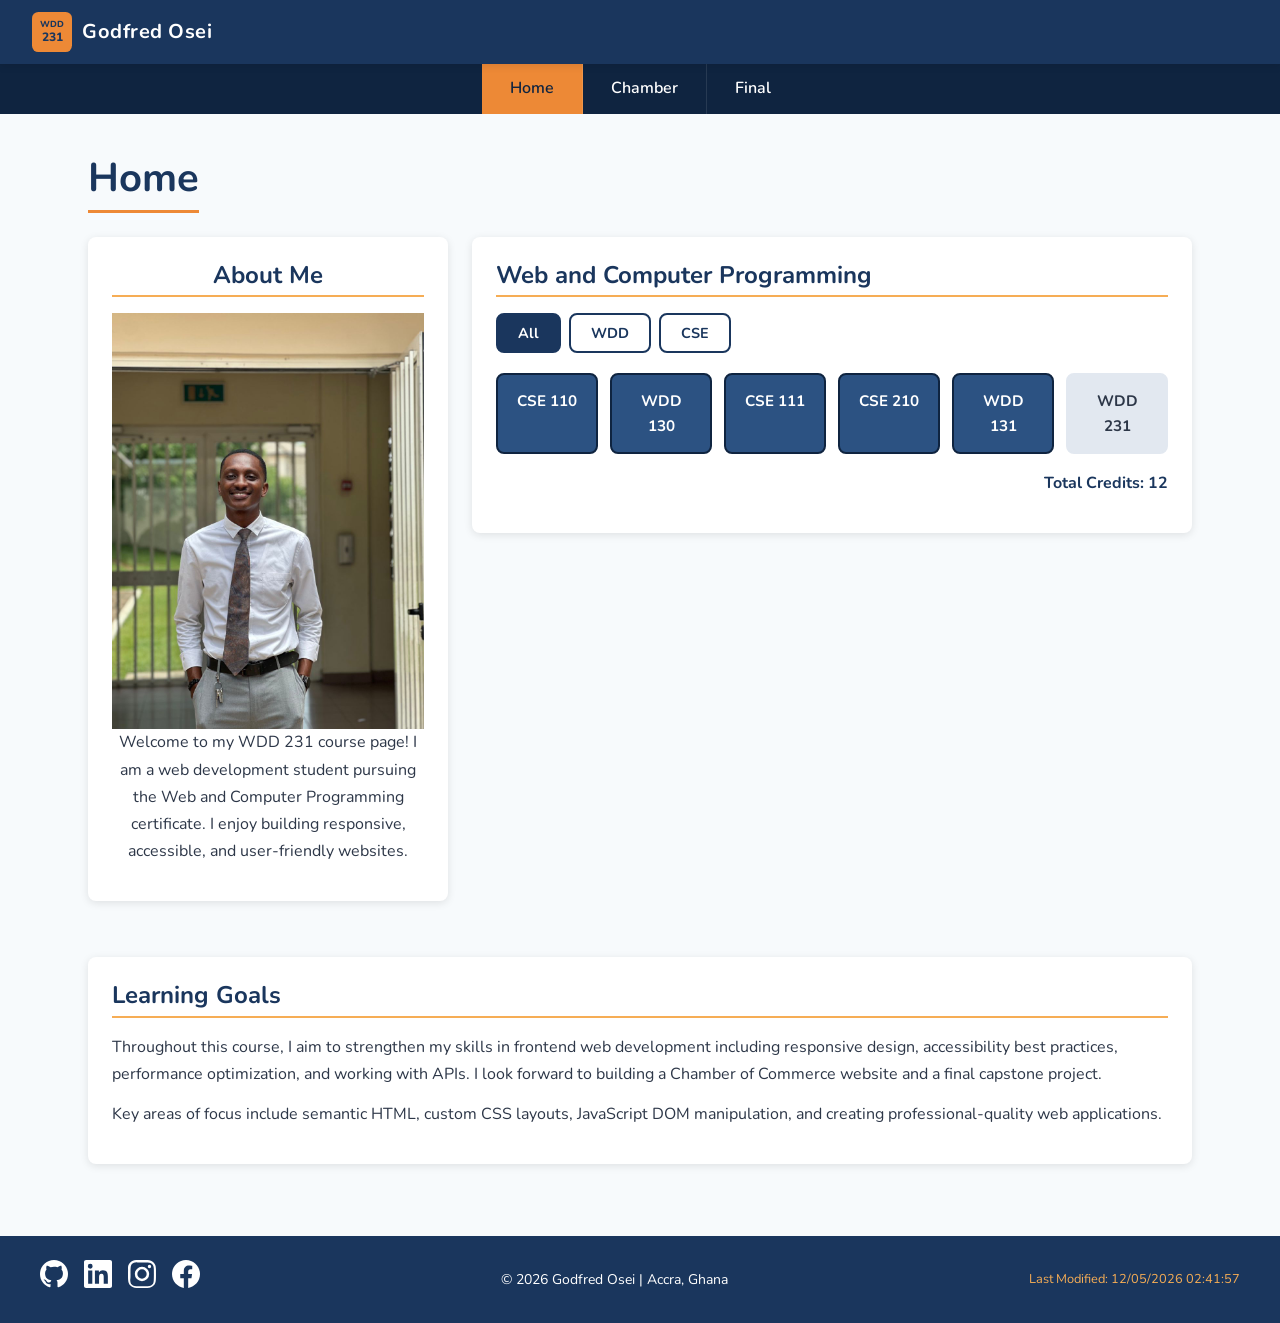
<file: index.html>
<!DOCTYPE html>
<html lang="en">

<head>
    <meta charset="UTF-8">
    <meta name="viewport" content="width=device-width, initial-scale=1.0">
    <meta name="description"
        content="WDD 231 - Web Frontend Development I course home page for the Web and Computer Programming certificate at BYU-Idaho.">
    <meta name="author" content="Godfred Osei">
    <title>WDD 231 - Web Frontend Development</title>

    <!-- Google Fonts - Nunito -->
    <link rel="preconnect" href="https://fonts.googleapis.com">
    <link rel="preconnect" href="https://fonts.gstatic.com" crossorigin>
    <link href="https://fonts.googleapis.com/css2?family=Nunito:wght@400;600;700;800&display=swap" rel="stylesheet">

    <!-- Favicon -->
    <link rel="icon" href="favicon.ico">

    <!-- CSS -->
    <link rel="stylesheet" href="styles/small.css">
    <link rel="stylesheet" href="styles/larger.css">

    <!-- JavaScript -->
    <script src="scripts/navigation.js" defer></script>
    <script src="scripts/date.js" defer></script>
    <script src="scripts/course.js" defer></script>
</head>

<body>
    <!-- Skip to Content Link for Accessibility -->
    <a class="skip-link" href="#main-content">Skip to main content</a>

    <!-- Header -->
    <header>
        <div class="header-logo">
            <!-- SVG Logo -->
            <svg xmlns="http://www.w3.org/2000/svg" viewBox="0 0 100 100" width="40" height="40" role="img"
                aria-label="WDD 231 Course Logo">
                <rect width="100" height="100" rx="16" fill="#ed8936" />
                <text x="50" y="38" text-anchor="middle" font-family="Nunito, sans-serif" font-size="22"
                    font-weight="800" fill="#1a365d">WDD</text>
                <text x="50" y="72" text-anchor="middle" font-family="Nunito, sans-serif" font-size="30"
                    font-weight="800" fill="#1a365d">231</text>
            </svg>
            <span>Godfred Osei</span>
        </div>
        <button id="hamburger" aria-label="Toggle navigation menu" aria-expanded="false">☰</button>
    </header>

    <!-- Navigation -->
    <nav>
        <ul>
            <li><a href="index.html" class="active" aria-current="page">Home</a></li>
            <li><a href="chamber/index.html">Chamber</a></li>
            <li><a href="finalproject/index.html">Final</a></li>
        </ul>
    </nav>

    <!-- Main Content -->
    <main id="main-content">
        <h1>Home</h1>

        <div class="sections-wrapper">
            <!-- Section 1: About Me -->
            <section class="profile-section">
                <h2>About Me</h2>
                <img src="images/profile.webp" alt="Profile Picture">

                <p>Welcome to my WDD 231 course page! I am a web development student
                    pursuing the Web and Computer Programming certificate. I enjoy building responsive, accessible, and
                    user-friendly websites.
                </p>

            </section>

            <!-- Section 2: Web and Computer Programming Certificate -->
            <section class="certificate-section">
                <h2>Web and Computer Programming</h2>
                <div class="filter-buttons">
                    <button id="btn-all">All</button>
                    <button id="btn-wdd">WDD</button>
                    <button id="btn-cse">CSE</button>
                </div>
                <div class="course-container" id="course-container">
                    <!-- Course cards will be dynamically inserted here -->
                </div>
                <p class="credits-total" id="credits-total"></p>
            </section>

            <!-- Section 3: Learning Goals -->
            <section class="learning-section">
                <h2>Learning Goals</h2>
                <p>Throughout this course, I aim to strengthen my skills in frontend web development including
                    responsive design, accessibility best practices, performance optimization, and working with APIs. I
                    look forward to building a Chamber of Commerce website and a final capstone project.</p>
                <p>Key areas of focus include semantic HTML, custom CSS layouts, JavaScript DOM manipulation, and
                    creating professional-quality web applications.</p>
            </section>
        </div>
    </main>

    <!-- Footer -->
    <footer>
        <div class="footer-content">
            <!-- Social Media Links -->
            <div class="social-links">
                <!-- GitHub -->
                <a href="https://github.com/oseigodfred/" target="_blank" rel="noopener noreferrer"
                    aria-label="GitHub Profile">
                    <svg xmlns="http://www.w3.org/2000/svg" viewBox="0 0 24 24" width="28" height="28">
                        <path
                            d="M12 0C5.374 0 0 5.373 0 12c0 5.302 3.438 9.8 8.207 11.387.599.111.793-.261.793-.577v-2.234c-3.338.726-4.033-1.416-4.033-1.416-.546-1.387-1.333-1.756-1.333-1.756-1.089-.745.083-.729.083-.729 1.205.084 1.839 1.237 1.839 1.237 1.07 1.834 2.807 1.304 3.492.997.107-.775.418-1.305.762-1.604-2.665-.305-5.467-1.334-5.467-5.931 0-1.311.469-2.381 1.236-3.221-.124-.303-.535-1.524.117-3.176 0 0 1.008-.322 3.301 1.23A11.509 11.509 0 0112 5.803c1.02.005 2.047.138 3.006.404 2.291-1.552 3.297-1.23 3.297-1.23.653 1.653.242 2.874.118 3.176.77.84 1.235 1.911 1.235 3.221 0 4.609-2.807 5.624-5.479 5.921.43.372.823 1.102.823 2.222v3.293c0 .319.192.694.801.576C20.566 21.797 24 17.3 24 12c0-6.627-5.373-12-12-12z"
                            fill="currentColor" />
                    </svg>
                </a>
                <!-- LinkedIn -->
                <a href="https://linkedin.com/in/osei-godfred/" target="_blank" rel="noopener noreferrer"
                    aria-label="LinkedIn Profile">
                    <svg xmlns="http://www.w3.org/2000/svg" viewBox="0 0 24 24" width="28" height="28">
                        <path
                            d="M20.447 20.452h-3.554v-5.569c0-1.328-.027-3.037-1.852-3.037-1.853 0-2.136 1.445-2.136 2.939v5.667H9.351V9h3.414v1.561h.046c.477-.9 1.637-1.85 3.37-1.85 3.601 0 4.267 2.37 4.267 5.455v6.286zM5.337 7.433a2.062 2.062 0 01-2.063-2.065 2.064 2.064 0 112.063 2.065zm1.782 13.019H3.555V9h3.564v11.452zM22.225 0H1.771C.792 0 0 .774 0 1.729v20.542C0 23.227.792 24 1.771 24h20.451C23.2 24 24 23.227 24 22.271V1.729C24 .774 23.2 0 22.222 0h.003z"
                            fill="currentColor" />
                    </svg>
                </a>
                <!-- Instagram -->
                <a href="https://instagram.com/_quameeazzi_/" target="_blank" rel="noopener noreferrer"
                    aria-label="Instagram Profile">
                    <svg xmlns="http://www.w3.org/2000/svg" viewBox="0 0 24 24" width="28" height="28">
                        <path
                            d="M12 2.163c3.204 0 3.584.012 4.85.07 1.17.054 1.97.24 2.43.403a4.088 4.088 0 011.47.96c.458.458.779.924.96 1.47.163.46.349 1.26.403 2.43.058 1.266.07 1.646.07 4.85s-.012 3.584-.07 4.85c-.054 1.17-.24 1.97-.403 2.43a4.088 4.088 0 01-.96 1.47 4.088 4.088 0 01-1.47.96c-.46.163-1.26.349-2.43.403-1.266.058-1.646.07-4.85.07s-3.584-.012-4.85-.07c-1.17-.054-1.97-.24-2.43-.403a4.088 4.088 0 01-1.47-.96 4.088 4.088 0 01-.96-1.47c-.163-.46-.349-1.26-.403-2.43C2.175 15.584 2.163 15.204 2.163 12s.012-3.584.07-4.85c.054-1.17.24-1.97.403-2.43a4.088 4.088 0 01.96-1.47 4.088 4.088 0 011.47-.96c.46-.163 1.26-.349 2.43-.403C8.416 2.175 8.796 2.163 12 2.163M12 0C8.741 0 8.333.014 7.053.072 5.775.13 4.902.333 4.14.63a6.21 6.21 0 00-2.244 1.46A6.21 6.21 0 00.436 4.34C.139 5.102-.064 5.975.008 7.253.07 8.533.014 8.941 0 12s.014 3.467.072 4.747c.058 1.278.261 2.151.558 2.913a6.21 6.21 0 001.46 2.244 6.21 6.21 0 002.244 1.46c.762.297 1.635.5 2.913.558C8.533 23.986 8.941 24 12 24s3.467-.014 4.747-.072c1.278-.058 2.151-.261 2.913-.558a6.21 6.21 0 002.244-1.46 6.21 6.21 0 001.46-2.244c.297-.762.5-1.635.558-2.913C23.986 15.467 24 15.059 24 12s-.014-3.467-.072-4.747c-.058-1.278-.261-2.151-.558-2.913a6.21 6.21 0 00-1.46-2.244A6.21 6.21 0 0019.66.636C18.898.339 18.025.136 16.747.078 15.467.014 15.059 0 12 0zm0 5.838a6.162 6.162 0 100 12.324 6.162 6.162 0 000-12.324zM12 16a4 4 0 110-8 4 4 0 010 8zm6.406-11.845a1.44 1.44 0 100 2.881 1.44 1.44 0 000-2.881z"
                            fill="currentColor" />
                    </svg>
                </a>
                <!-- Facebook -->
                <a href="https://facebook.com/godfred.osei.790256/" target="_blank" rel="noopener noreferrer"
                    aria-label="Facebook Profile">
                    <svg xmlns="http://www.w3.org/2000/svg" viewBox="0 0 24 24" width="28" height="28">
                        <path
                            d="M24 12.073c0-6.627-5.373-12-12-12S0 5.446 0 12.073c0 5.99 4.388 10.954 10.125 11.854v-8.385H7.078v-3.47h3.047V9.43c0-3.007 1.792-4.669 4.533-4.669 1.312 0 2.686.235 2.686.235v2.953H15.83c-1.491 0-1.956.925-1.956 1.874v2.25h3.328l-.532 3.47h-2.796v8.385C19.612 23.027 24 18.062 24 12.073z"
                            fill="currentColor" />
                    </svg>
                </a>
            </div>

            <!-- Copyright and Info -->
            <div class="footer-info">
                <p><span id="currentyear"></span> Godfred Osei | Accra, Ghana</p>
            </div>

            <!-- Last Modified -->
            <p id="lastModified"></p>
        </div>
    </footer>
</body>

</html>
</file>
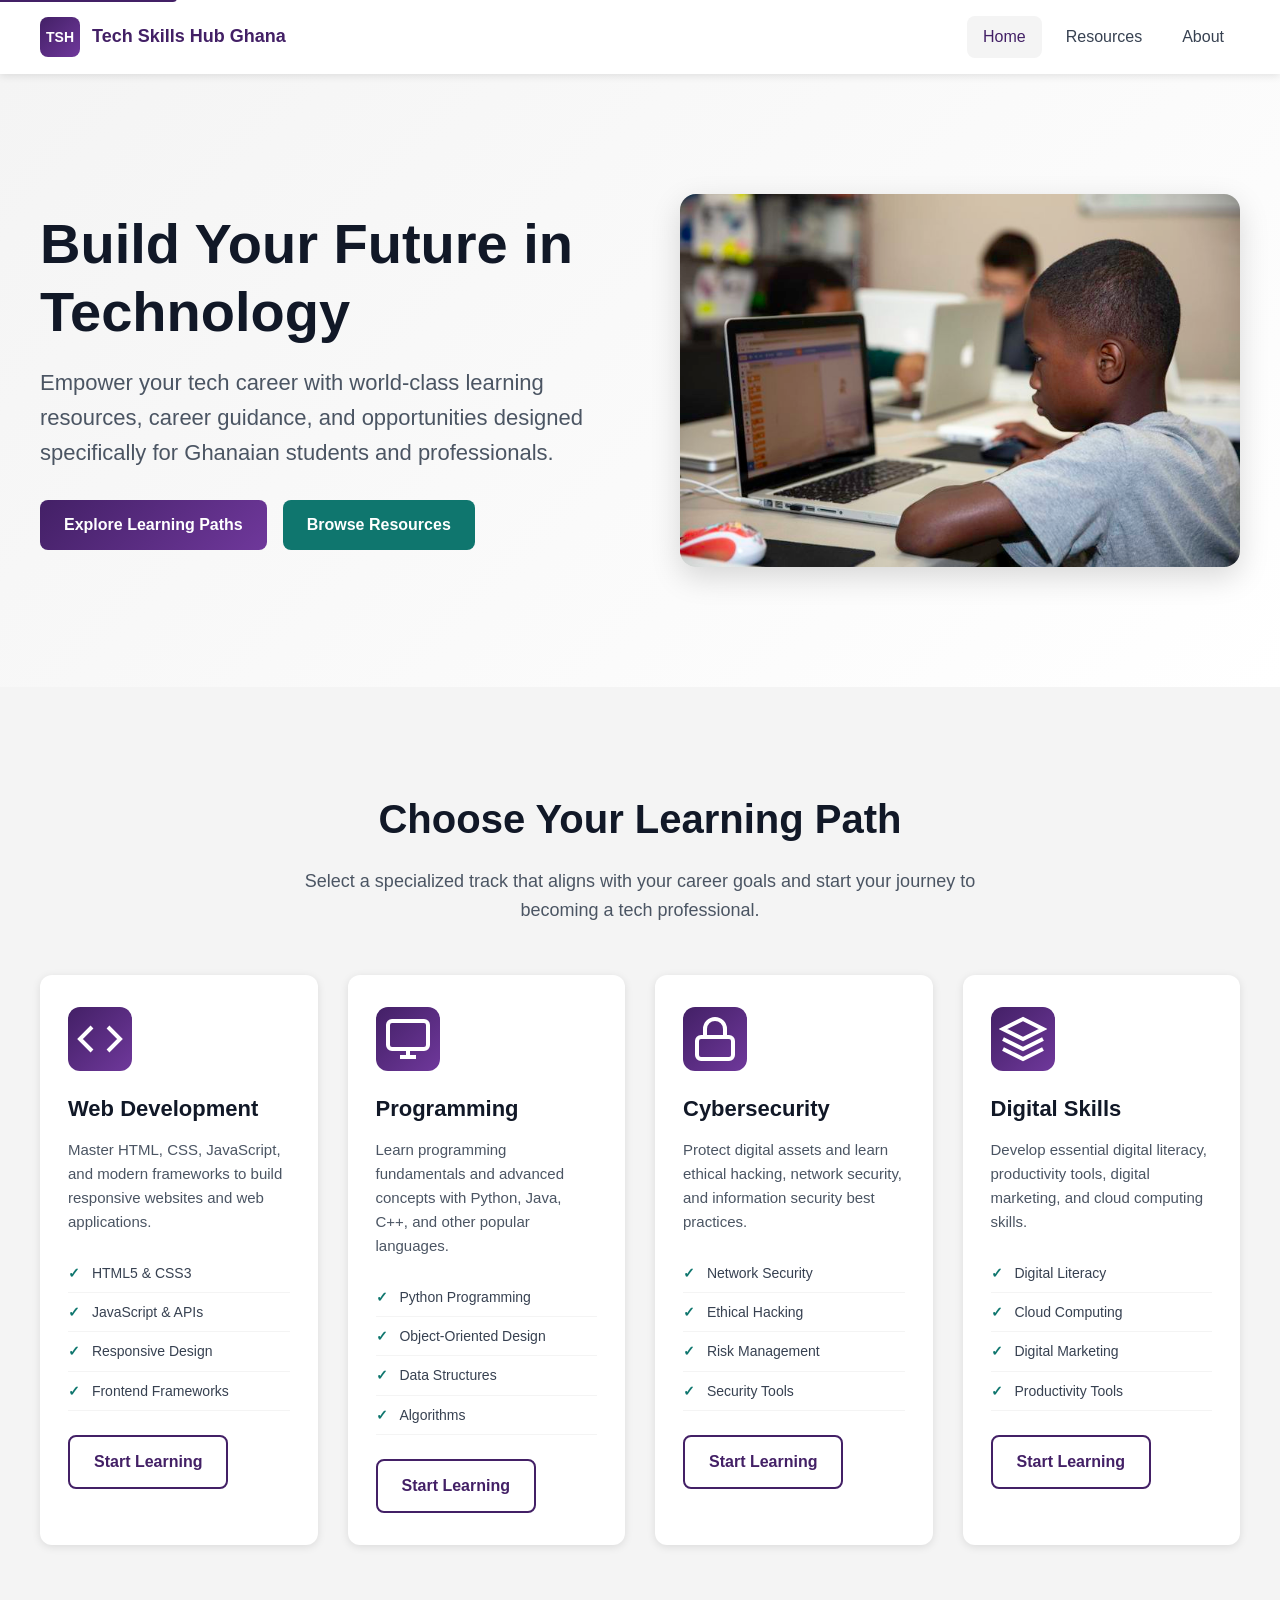
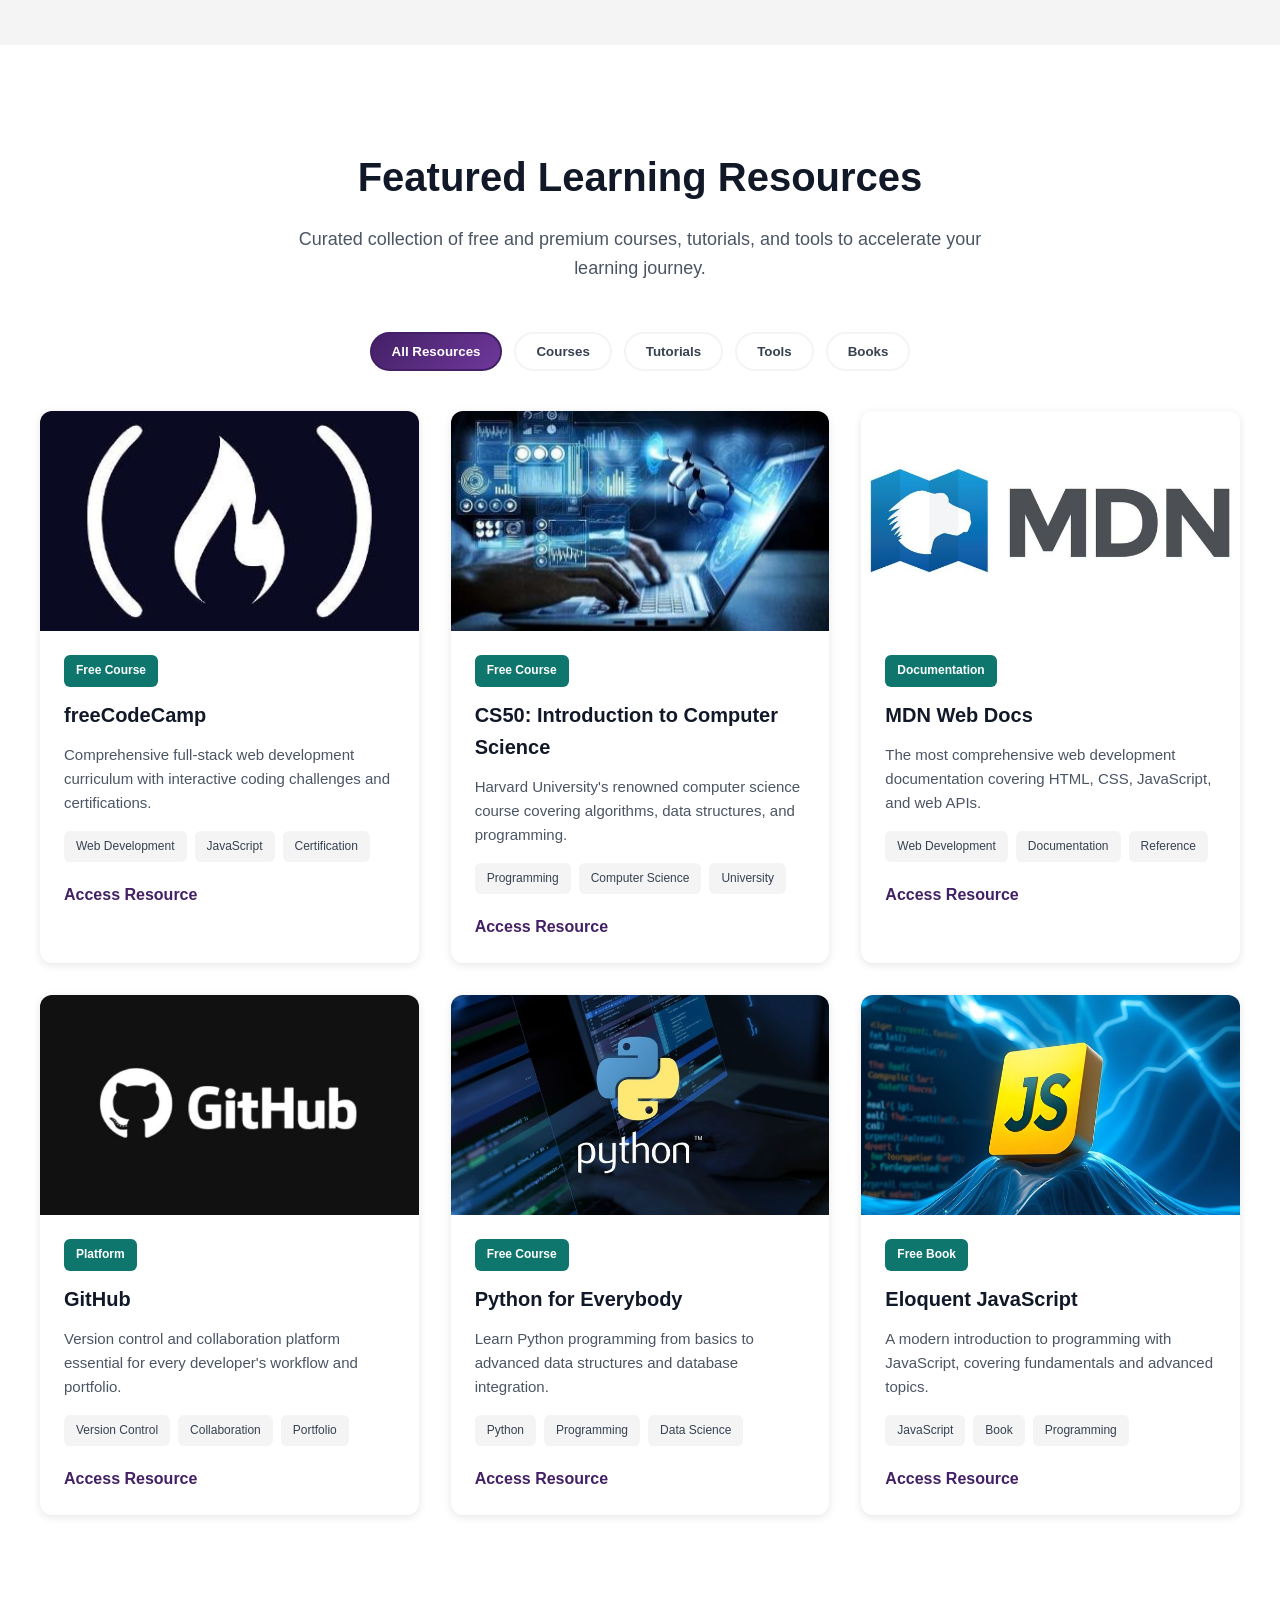
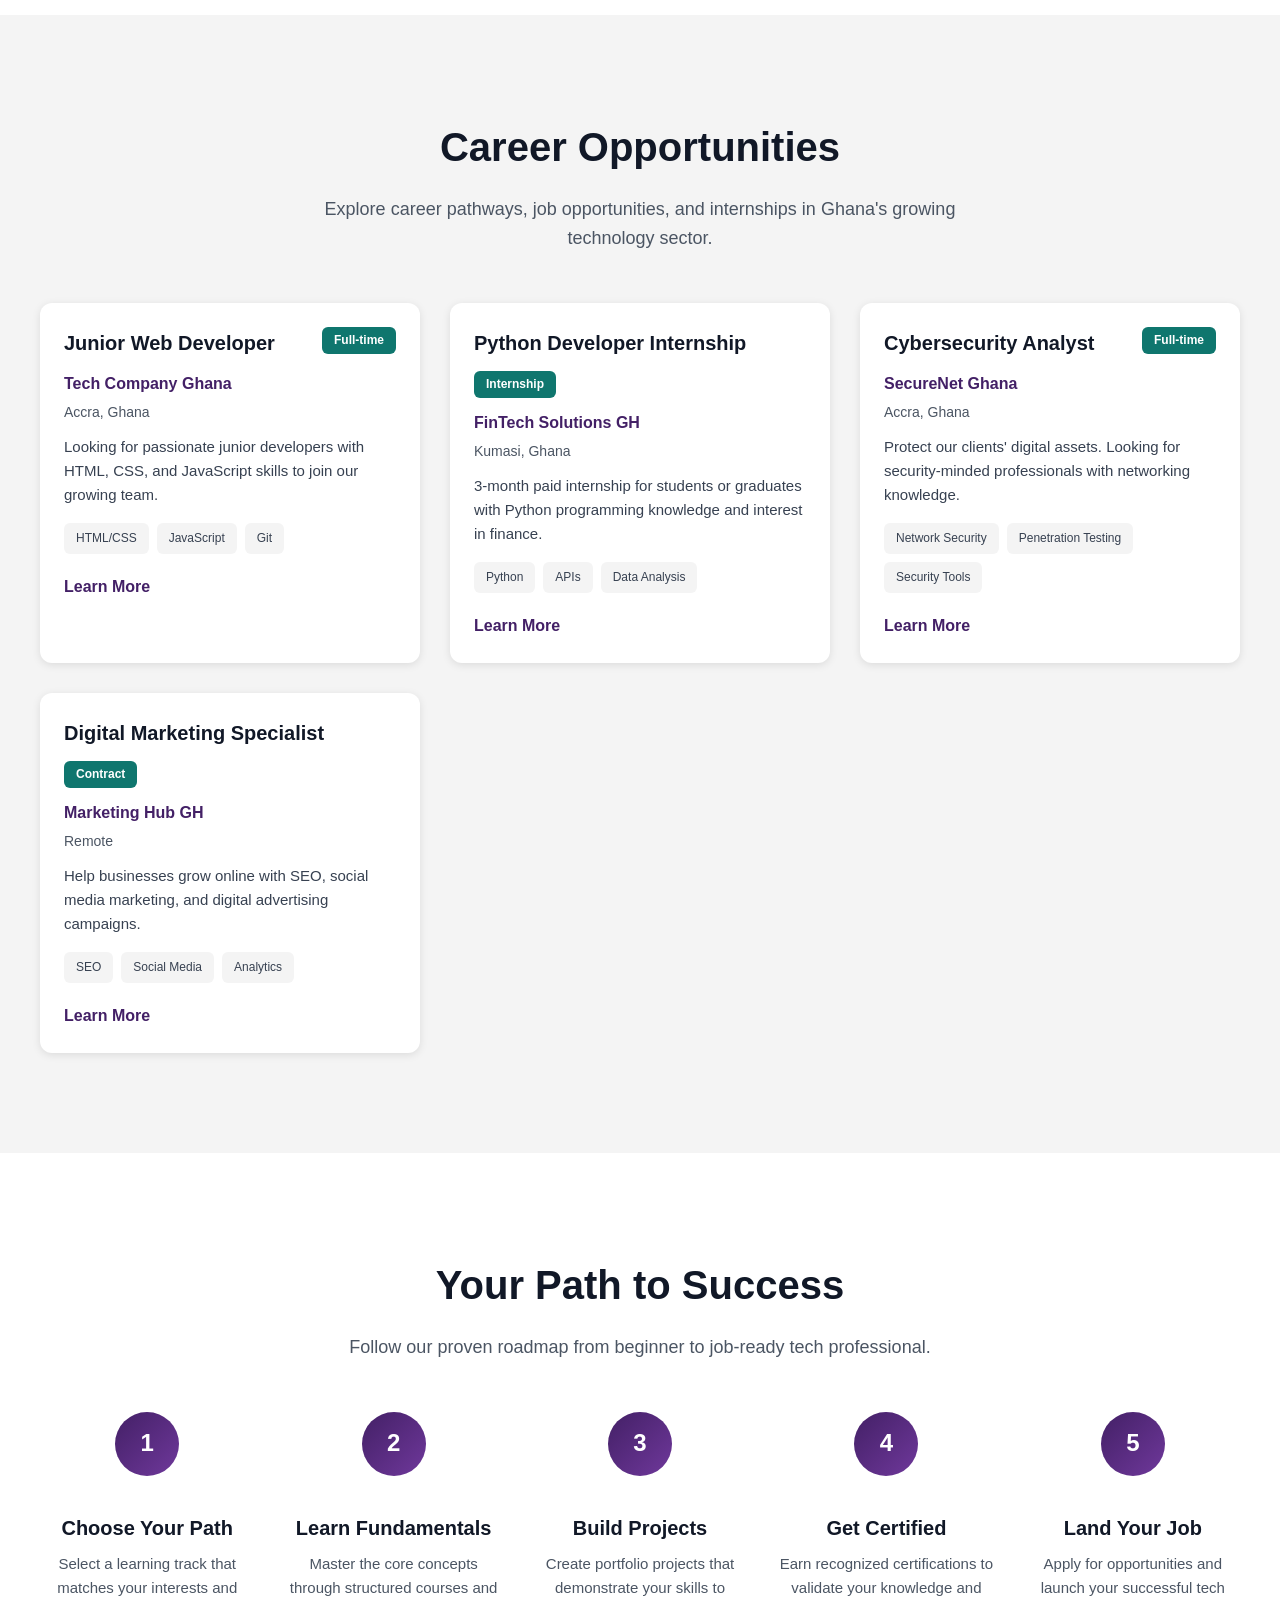
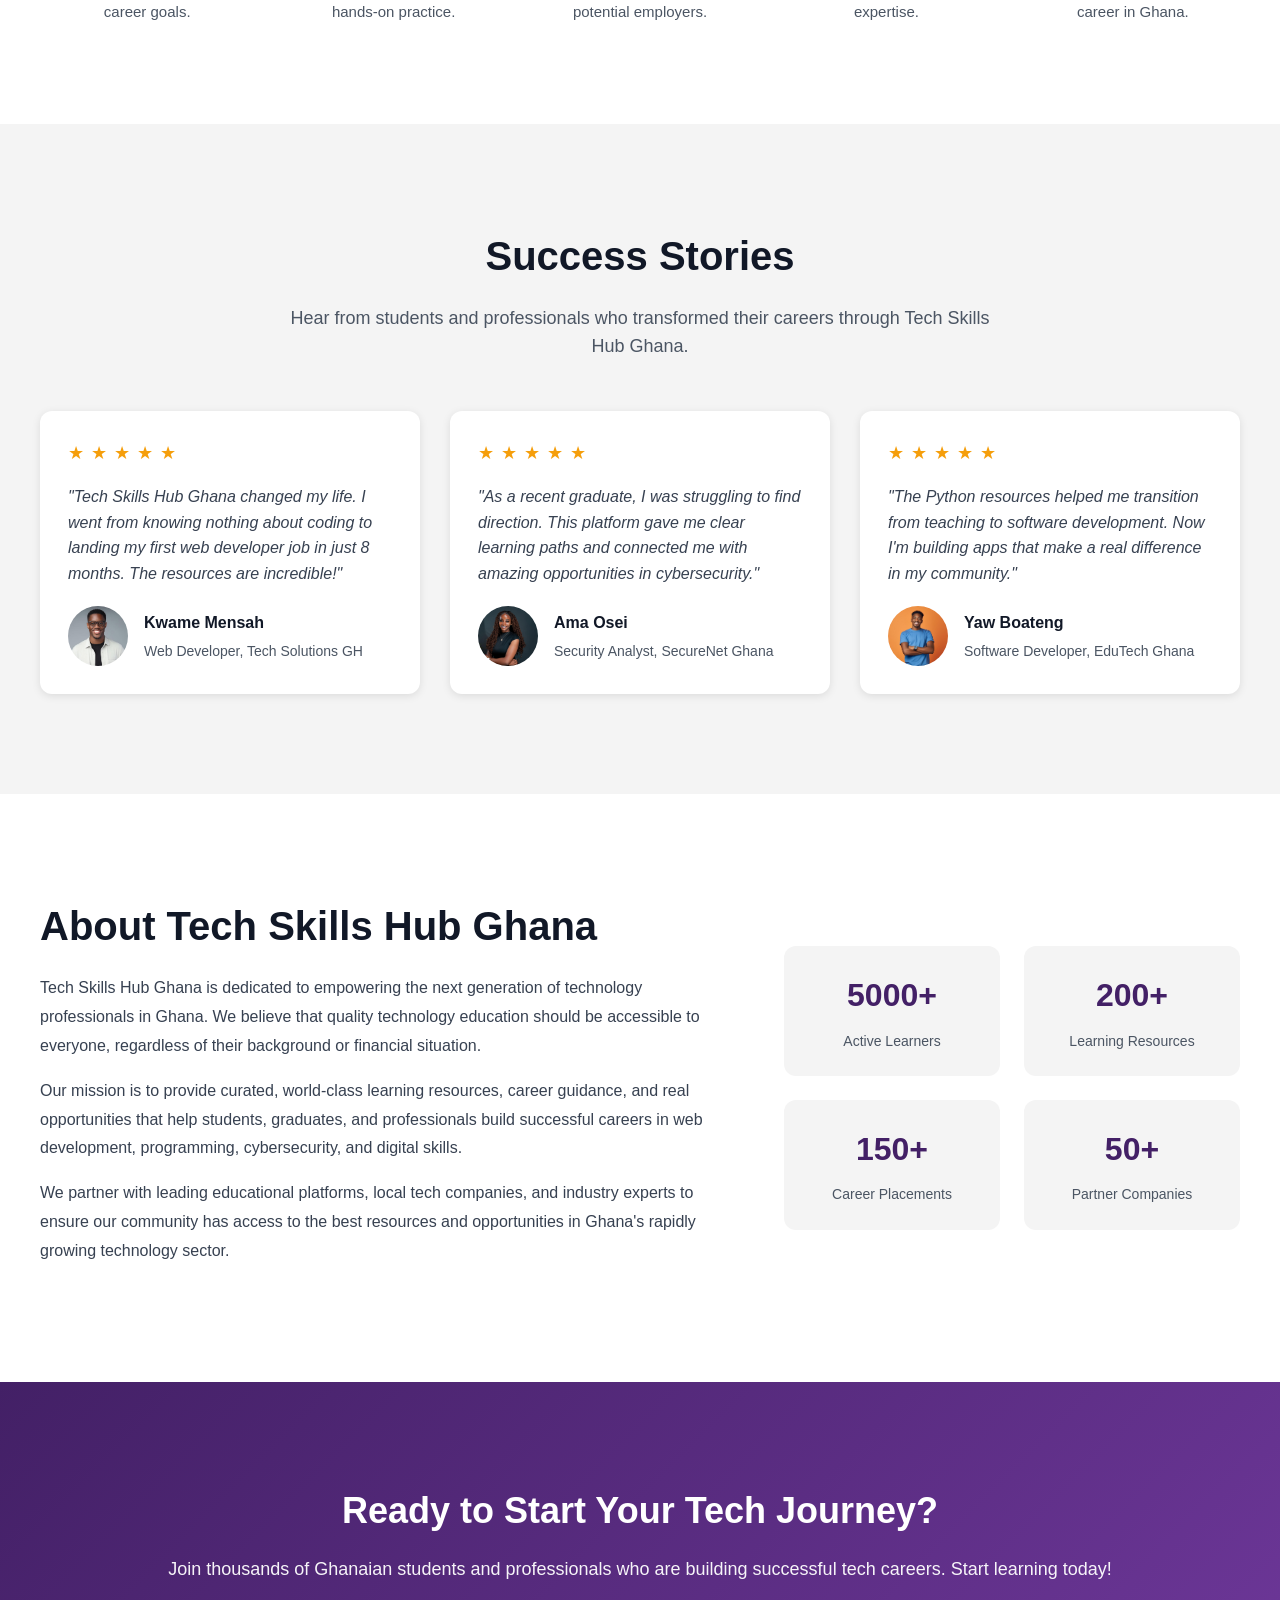
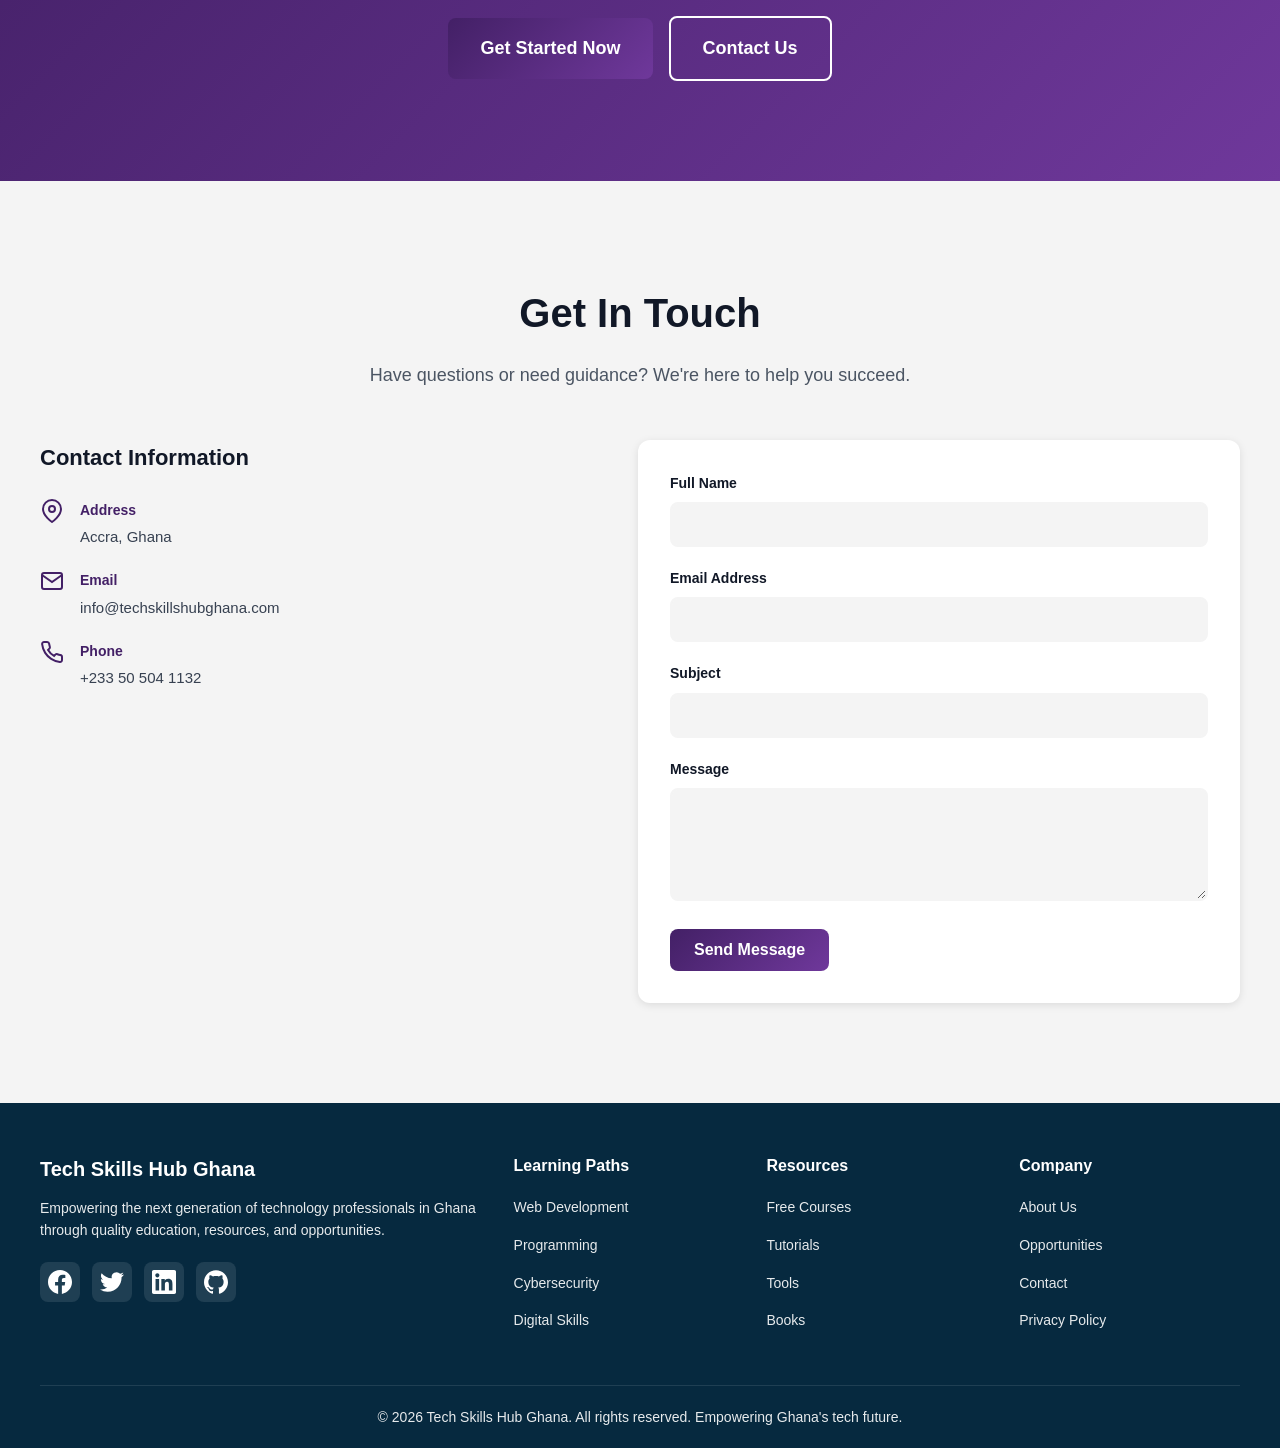
<file: finalproject/index.html>
<!DOCTYPE html>
<html lang="en">

<head>
    <meta charset="UTF-8">
    <meta name="viewport" content="width=device-width, initial-scale=1.0">
    <title>Tech Skills Hub Ghana | Learn Tech Skills and Build Your Career</title>
    <meta name="description"
        content="Explore free technology learning resources, career guidance, and opportunities that help Ghanaian students and professionals build successful tech careers.">
    <meta name="keywords"
        content="Tech Skills Ghana, Learn Coding Ghana, Programming Courses Ghana, Cybersecurity Ghana, Tech Career Ghana, Web Development Ghana">
    <meta name="author" content="Godfred Osei">

    <!-- Open Graph Meta Tags -->
    <meta property="og:title" content="Tech Skills Hub Ghana – Learn Tech Skills and Build Your Career">
    <meta property="og:description"
        content="Discover learning resources, career pathways, and technology opportunities designed for students and professionals in Ghana.">
    <meta property="og:type" content="website">
    <meta property="og:url" content="https://oseigodfred.github.io/wdd231/finalproject/index.html">
    <meta property="og:image" content="https://oseigodfred.github.io/wdd231/finalproject/images/og-image.webp">

    <!-- Twitter Card Meta Tags -->
    <meta name="twitter:card" content="summary_large_image">
    <meta name="twitter:title" content="Tech Skills Hub Ghana – Learn Tech Skills and Build Your Career">
    <meta name="twitter:description"
        content="Discover learning resources, career pathways, and technology opportunities designed for students and professionals in Ghana.">
    <meta name="twitter:image" content="https://oseigodfred.github.io/wdd231/finalproject/images/og-image.webp">

    <!-- Favicon -->
    <link rel="icon" type="image/png" href="images/favicon.ico">

    <!-- Google Fonts — link method (no @import) -->
    <link rel="preconnect" href="https://fonts.googleapis.com">
    <link rel="preconnect" href="https://fonts.gstatic.com" crossorigin>
    <link rel="stylesheet"
        href="https://fonts.googleapis.com/css2?family=Playfair+Display:wght@700;900&family=Source+Sans+3:wght@300;400;600&display=swap">

    <!-- Stylesheets -->
    <link rel="stylesheet" href="styles/small.css">
    <link rel="stylesheet" href="styles/large.css">

    <!-- JavaScript -->
    <script src="scripts/main.js" defer></script>
</head>

<body>
    <!-- Skip to main content link for accessibility -->
    <a href="#main-content" class="skip-link">Skip to main content</a>

    <!-- Header and Navigation -->
    <header class="site-header">
        <div class="container">
            <nav class="main-nav" aria-label="Main navigation">
                <div class="nav-brand">
                    <a href="index.html" class="logo">
                        <span class="logo-icon">TSH</span>
                        <span class="logo-text">Tech Skills Hub Ghana</span>
                    </a>
                </div>

                <button class="nav-toggle" aria-label="Toggle navigation menu" aria-expanded="false">
                    <span class="hamburger"></span>
                    <span class="hamburger"></span>
                    <span class="hamburger"></span>
                </button>

                <ul class="nav-menu">
                    <li><a href="index.html" class="nav-link active">Home</a></li>
                    <li><a href="resources.html" class="nav-link">Resources</a></li>
                    <li><a href="about.html" class="nav-link">About</a></li>
                </ul>
            </nav>
        </div>
    </header>

    <!-- Main Content -->
    <main id="main-content">
        <!-- Hero Section -->
        <section class="hero">
            <div class="container">
                <div class="hero-content">
                    <h1 class="hero-title">Build Your Future in Technology</h1>
                    <p class="hero-subtitle">Empower your tech career with world-class learning resources, career
                        guidance, and opportunities designed specifically for Ghanaian students and professionals.</p>
                    <div class="hero-actions">
                        <a href="#learning-paths" class="btn btn-primary">Explore Learning Paths</a>
                        <a href="#resources" class="btn btn-secondary">Browse Resources</a>
                    </div>
                </div>
                <div class="hero-image">
                    <img src="images/hero.webp"
                        alt="Young African professionals collaborating on technology projects in a modern workspace"
                        width="600" height="400">
                </div>
            </div>
        </section>

        <!-- Learning Paths Section -->
        <section id="learning-paths" class="section learning-paths">
            <div class="container">
                <div class="section-header">
                    <h2 class="section-title">Choose Your Learning Path</h2>
                    <p class="section-description">Select a specialized track that aligns with your career goals and
                        start your journey to becoming a tech professional.</p>
                </div>

                <div class="paths-grid">
                    <article class="path-card">
                        <div class="path-icon">
                            <svg width="48" height="48" viewBox="0 0 24 24" fill="none" stroke="currentColor"
                                stroke-width="2" aria-hidden="true">
                                <polyline points="16 18 22 12 16 6"></polyline>
                                <polyline points="8 6 2 12 8 18"></polyline>
                            </svg>
                        </div>
                        <h3 class="path-title">Web Development</h3>
                        <p class="path-description">Master HTML, CSS, JavaScript, and modern frameworks to build
                            responsive websites and web applications.</p>
                        <ul class="path-skills">
                            <li>HTML5 & CSS3</li>
                            <li>JavaScript & APIs</li>
                            <li>Responsive Design</li>
                            <li>Frontend Frameworks</li>
                        </ul>
                        <a href="#resources" class="path-link">Start Learning</a>
                    </article>

                    <article class="path-card">
                        <div class="path-icon">
                            <svg width="48" height="48" viewBox="0 0 24 24" fill="none" stroke="currentColor"
                                stroke-width="2" aria-hidden="true">
                                <rect x="2" y="3" width="20" height="14" rx="2" ry="2"></rect>
                                <line x1="8" y1="21" x2="16" y2="21"></line>
                                <line x1="12" y1="17" x2="12" y2="21"></line>
                            </svg>
                        </div>
                        <h3 class="path-title">Programming</h3>
                        <p class="path-description">Learn programming fundamentals and advanced concepts with Python,
                            Java, C++, and other popular languages.</p>
                        <ul class="path-skills">
                            <li>Python Programming</li>
                            <li>Object-Oriented Design</li>
                            <li>Data Structures</li>
                            <li>Algorithms</li>
                        </ul>
                        <a href="#resources" class="path-link">Start Learning</a>
                    </article>

                    <article class="path-card">
                        <div class="path-icon">
                            <svg width="48" height="48" viewBox="0 0 24 24" fill="none" stroke="currentColor"
                                stroke-width="2" aria-hidden="true">
                                <rect x="3" y="11" width="18" height="11" rx="2" ry="2"></rect>
                                <path d="M7 11V7a5 5 0 0 1 10 0v4"></path>
                            </svg>
                        </div>
                        <h3 class="path-title">Cybersecurity</h3>
                        <p class="path-description">Protect digital assets and learn ethical hacking, network security,
                            and information security best practices.</p>
                        <ul class="path-skills">
                            <li>Network Security</li>
                            <li>Ethical Hacking</li>
                            <li>Risk Management</li>
                            <li>Security Tools</li>
                        </ul>
                        <a href="#resources" class="path-link">Start Learning</a>
                    </article>

                    <article class="path-card">
                        <div class="path-icon">
                            <svg width="48" height="48" viewBox="0 0 24 24" fill="none" stroke="currentColor"
                                stroke-width="2" aria-hidden="true">
                                <path d="M12 2L2 7l10 5 10-5-10-5z"></path>
                                <path d="M2 17l10 5 10-5M2 12l10 5 10-5"></path>
                            </svg>
                        </div>
                        <h3 class="path-title">Digital Skills</h3>
                        <p class="path-description">Develop essential digital literacy, productivity tools, digital
                            marketing, and cloud computing skills.</p>
                        <ul class="path-skills">
                            <li>Digital Literacy</li>
                            <li>Cloud Computing</li>
                            <li>Digital Marketing</li>
                            <li>Productivity Tools</li>
                        </ul>
                        <a href="#resources" class="path-link">Start Learning</a>
                    </article>
                </div>
            </div>
        </section>

        <!-- Featured Resources Section -->
        <section id="resources" class="section resources">
            <div class="container">
                <div class="section-header">
                    <h2 class="section-title">Featured Learning Resources</h2>
                    <p class="section-description">Curated collection of free and premium courses, tutorials, and tools
                        to accelerate your learning journey.</p>
                </div>

                <div class="resource-filters">
                    <button class="filter-btn active" data-filter="all">All Resources</button>
                    <button class="filter-btn" data-filter="courses">Courses</button>
                    <button class="filter-btn" data-filter="tutorials">Tutorials</button>
                    <button class="filter-btn" data-filter="tools">Tools</button>
                    <button class="filter-btn" data-filter="books">Books</button>
                </div>

                <div class="resources-grid">
                    <article class="resource-card" data-category="courses">
                        <div class="resource-image">
                            <img src="images/freecode.webp"
                                alt="freeCodeCamp platform screenshot showing coding challenges" width="400"
                                height="250">
                        </div>
                        <div class="resource-content">
                            <span class="resource-badge">Free Course</span>
                            <h3 class="resource-title">freeCodeCamp</h3>
                            <p class="resource-description">Comprehensive full-stack web development curriculum with
                                interactive coding challenges and certifications.</p>
                            <div class="resource-tags">
                                <span class="tag">Web Development</span>
                                <span class="tag">JavaScript</span>
                                <span class="tag">Certification</span>
                            </div>
                            <a href="https://www.freecodecamp.org" class="resource-link" target="_blank"
                                rel="noopener noreferrer">Access Resource</a>
                        </div>
                    </article>

                    <article class="resource-card" data-category="courses">
                        <div class="resource-image">
                            <img src="images/compscience.webp" alt="Harvard CS50 course interface" width="400"
                                height="250">
                        </div>
                        <div class="resource-content">
                            <span class="resource-badge">Free Course</span>
                            <h3 class="resource-title">CS50: Introduction to Computer Science</h3>
                            <p class="resource-description">Harvard University's renowned computer science course
                                covering algorithms, data structures, and programming.</p>
                            <div class="resource-tags">
                                <span class="tag">Programming</span>
                                <span class="tag">Computer Science</span>
                                <span class="tag">University</span>
                            </div>
                            <a href="https://cs50.harvard.edu" class="resource-link" target="_blank"
                                rel="noopener noreferrer">Access Resource</a>
                        </div>
                    </article>

                    <article class="resource-card" data-category="tutorials">
                        <div class="resource-image">
                            <img src="images/mdn.webp" alt="MDN Web Docs documentation homepage" width="400"
                                height="250">
                        </div>
                        <div class="resource-content">
                            <span class="resource-badge">Documentation</span>
                            <h3 class="resource-title">MDN Web Docs</h3>
                            <p class="resource-description">The most comprehensive web development documentation
                                covering HTML, CSS, JavaScript, and web APIs.</p>
                            <div class="resource-tags">
                                <span class="tag">Web Development</span>
                                <span class="tag">Documentation</span>
                                <span class="tag">Reference</span>
                            </div>
                            <a href="https://developer.mozilla.org" class="resource-link" target="_blank"
                                rel="noopener noreferrer">Access Resource</a>
                        </div>
                    </article>

                    <article class="resource-card" data-category="tools">
                        <div class="resource-image">
                            <img src="images/github.webp" alt="GitHub platform showing code repositories" width="400"
                                height="250">
                        </div>
                        <div class="resource-content">
                            <span class="resource-badge">Platform</span>
                            <h3 class="resource-title">GitHub</h3>
                            <p class="resource-description">Version control and collaboration platform essential for
                                every developer's workflow and portfolio.</p>
                            <div class="resource-tags">
                                <span class="tag">Version Control</span>
                                <span class="tag">Collaboration</span>
                                <span class="tag">Portfolio</span>
                            </div>
                            <a href="https://github.com" class="resource-link" target="_blank"
                                rel="noopener noreferrer">Access Resource</a>
                        </div>
                    </article>

                    <article class="resource-card" data-category="courses">
                        <div class="resource-image">
                            <img src="images/python.webp" alt="Python programming tutorial interface" width="400"
                                height="250">
                        </div>
                        <div class="resource-content">
                            <span class="resource-badge">Free Course</span>
                            <h3 class="resource-title">Python for Everybody</h3>
                            <p class="resource-description">Learn Python programming from basics to advanced data
                                structures and database integration.</p>
                            <div class="resource-tags">
                                <span class="tag">Python</span>
                                <span class="tag">Programming</span>
                                <span class="tag">Data Science</span>
                            </div>
                            <a href="https://www.py4e.com" class="resource-link" target="_blank"
                                rel="noopener noreferrer">Access Resource</a>
                        </div>
                    </article>

                    <article class="resource-card" data-category="books">
                        <div class="resource-image">
                            <img src="images/javascript.webp" alt="Eloquent JavaScript book cover" width="400"
                                height="250">
                        </div>
                        <div class="resource-content">
                            <span class="resource-badge">Free Book</span>
                            <h3 class="resource-title">Eloquent JavaScript</h3>
                            <p class="resource-description">A modern introduction to programming with JavaScript,
                                covering fundamentals and advanced topics.</p>
                            <div class="resource-tags">
                                <span class="tag">JavaScript</span>
                                <span class="tag">Book</span>
                                <span class="tag">Programming</span>
                            </div>
                            <a href="https://eloquentjavascript.net" class="resource-link" target="_blank"
                                rel="noopener noreferrer">Access Resource</a>
                        </div>
                    </article>
                </div>
            </div>
        </section>

        <!-- Career Opportunities Section -->
        <section id="opportunities" class="section opportunities">
            <div class="container">
                <div class="section-header">
                    <h2 class="section-title">Career Opportunities</h2>
                    <p class="section-description">Explore career pathways, job opportunities, and internships in
                        Ghana's growing technology sector.</p>
                </div>

                <div class="opportunities-grid">
                    <article class="opportunity-card">
                        <div class="opportunity-header">
                            <h3 class="opportunity-title">Junior Web Developer</h3>
                            <span class="opportunity-type">Full-time</span>
                        </div>
                        <p class="opportunity-company">Tech Company Ghana</p>
                        <p class="opportunity-location">Accra, Ghana</p>
                        <p class="opportunity-description">Looking for passionate junior developers with HTML, CSS, and
                            JavaScript skills to join our growing team.</p>
                        <div class="opportunity-skills">
                            <span class="skill-tag">HTML/CSS</span>
                            <span class="skill-tag">JavaScript</span>
                            <span class="skill-tag">Git</span>
                        </div>
                        <a href="#contact" class="opportunity-link">Learn More</a>
                    </article>

                    <article class="opportunity-card">
                        <div class="opportunity-header">
                            <h3 class="opportunity-title">Python Developer Internship</h3>
                            <span class="opportunity-type">Internship</span>
                        </div>
                        <p class="opportunity-company">FinTech Solutions GH</p>
                        <p class="opportunity-location">Kumasi, Ghana</p>
                        <p class="opportunity-description">3-month paid internship for students or graduates with Python
                            programming knowledge and interest in finance.</p>
                        <div class="opportunity-skills">
                            <span class="skill-tag">Python</span>
                            <span class="skill-tag">APIs</span>
                            <span class="skill-tag">Data Analysis</span>
                        </div>
                        <a href="#contact" class="opportunity-link">Learn More</a>
                    </article>

                    <article class="opportunity-card">
                        <div class="opportunity-header">
                            <h3 class="opportunity-title">Cybersecurity Analyst</h3>
                            <span class="opportunity-type">Full-time</span>
                        </div>
                        <p class="opportunity-company">SecureNet Ghana</p>
                        <p class="opportunity-location">Accra, Ghana</p>
                        <p class="opportunity-description">Protect our clients' digital assets. Looking for
                            security-minded professionals with networking knowledge.</p>
                        <div class="opportunity-skills">
                            <span class="skill-tag">Network Security</span>
                            <span class="skill-tag">Penetration Testing</span>
                            <span class="skill-tag">Security Tools</span>
                        </div>
                        <a href="#contact" class="opportunity-link">Learn More</a>
                    </article>

                    <article class="opportunity-card">
                        <div class="opportunity-header">
                            <h3 class="opportunity-title">Digital Marketing Specialist</h3>
                            <span class="opportunity-type">Contract</span>
                        </div>
                        <p class="opportunity-company">Marketing Hub GH</p>
                        <p class="opportunity-location">Remote</p>
                        <p class="opportunity-description">Help businesses grow online with SEO, social media marketing,
                            and digital advertising campaigns.</p>
                        <div class="opportunity-skills">
                            <span class="skill-tag">SEO</span>
                            <span class="skill-tag">Social Media</span>
                            <span class="skill-tag">Analytics</span>
                        </div>
                        <a href="#contact" class="opportunity-link">Learn More</a>
                    </article>
                </div>
            </div>
        </section>

        <!-- Success Pathway Section -->
        <section class="section success-pathway">
            <div class="container">
                <div class="section-header">
                    <h2 class="section-title">Your Path to Success</h2>
                    <p class="section-description">Follow our proven roadmap from beginner to job-ready tech
                        professional.</p>
                </div>

                <div class="pathway-steps">
                    <div class="step">
                        <div class="step-number">1</div>
                        <div class="step-content">
                            <h3 class="step-title">Choose Your Path</h3>
                            <p class="step-description">Select a learning track that matches your interests and career
                                goals.</p>
                        </div>
                    </div>

                    <div class="step">
                        <div class="step-number">2</div>
                        <div class="step-content">
                            <h3 class="step-title">Learn Fundamentals</h3>
                            <p class="step-description">Master the core concepts through structured courses and hands-on
                                practice.</p>
                        </div>
                    </div>

                    <div class="step">
                        <div class="step-number">3</div>
                        <div class="step-content">
                            <h3 class="step-title">Build Projects</h3>
                            <p class="step-description">Create portfolio projects that demonstrate your skills to
                                potential employers.</p>
                        </div>
                    </div>

                    <div class="step">
                        <div class="step-number">4</div>
                        <div class="step-content">
                            <h3 class="step-title">Get Certified</h3>
                            <p class="step-description">Earn recognized certifications to validate your knowledge and
                                expertise.</p>
                        </div>
                    </div>

                    <div class="step">
                        <div class="step-number">5</div>
                        <div class="step-content">
                            <h3 class="step-title">Land Your Job</h3>
                            <p class="step-description">Apply for opportunities and launch your successful tech career
                                in Ghana.</p>
                        </div>
                    </div>
                </div>
            </div>
        </section>

        <!-- Testimonials Section -->
        <section class="section testimonials">
            <div class="container">
                <div class="section-header">
                    <h2 class="section-title">Success Stories</h2>
                    <p class="section-description">Hear from students and professionals who transformed their careers
                        through Tech Skills Hub Ghana.</p>
                </div>

                <div class="testimonials-grid">
                    <article class="testimonial-card">
                        <div class="testimonial-rating" aria-label="5 out of 5 stars">
                            <span class="star">★</span>
                            <span class="star">★</span>
                            <span class="star">★</span>
                            <span class="star">★</span>
                            <span class="star">★</span>
                        </div>
                        <blockquote class="testimonial-quote">
                            <p>"Tech Skills Hub Ghana changed my life. I went from knowing nothing about coding to
                                landing my first web developer job in just 8 months. The resources are incredible!"</p>
                        </blockquote>
                        <div class="testimonial-author">
                            <img src="images/kwame.webp" alt="Portrait of Kwame Mensah" class="author-image" width="60"
                                height="60">
                            <div class="author-info">
                                <p class="author-name">Kwame Mensah</p>
                                <p class="author-role">Web Developer, Tech Solutions GH</p>
                            </div>
                        </div>
                    </article>

                    <article class="testimonial-card">
                        <div class="testimonial-rating" aria-label="5 out of 5 stars">
                            <span class="star">★</span>
                            <span class="star">★</span>
                            <span class="star">★</span>
                            <span class="star">★</span>
                            <span class="star">★</span>
                        </div>
                        <blockquote class="testimonial-quote">
                            <p>"As a recent graduate, I was struggling to find direction. This platform gave me clear
                                learning paths and connected me with amazing opportunities in cybersecurity."</p>
                        </blockquote>
                        <div class="testimonial-author">
                            <img src="images/ama.webp" alt="Portrait of Ama Osei" class="author-image" width="60"
                                height="60">
                            <div class="author-info">
                                <p class="author-name">Ama Osei</p>
                                <p class="author-role">Security Analyst, SecureNet Ghana</p>
                            </div>
                        </div>
                    </article>

                    <article class="testimonial-card">
                        <div class="testimonial-rating" aria-label="5 out of 5 stars">
                            <span class="star">★</span>
                            <span class="star">★</span>
                            <span class="star">★</span>
                            <span class="star">★</span>
                            <span class="star">★</span>
                        </div>
                        <blockquote class="testimonial-quote">
                            <p>"The Python resources helped me transition from teaching to software development. Now I'm
                                building apps that make a real difference in my community."</p>
                        </blockquote>
                        <div class="testimonial-author">
                            <img src="images/yaw.webp" alt="Portrait of Yaw Boateng" class="author-image" width="60"
                                height="60">
                            <div class="author-info">
                                <p class="author-name">Yaw Boateng</p>
                                <p class="author-role">Software Developer, EduTech Ghana</p>
                            </div>
                        </div>
                    </article>
                </div>
            </div>
        </section>

        <!-- About Section -->
        <section id="about" class="section about">
            <div class="container">
                <div class="about-content">
                    <div class="about-text">
                        <h2 class="section-title">About Tech Skills Hub Ghana</h2>
                        <p>Tech Skills Hub Ghana is dedicated to empowering the next generation of technology
                            professionals in Ghana. We believe that quality technology education should be accessible to
                            everyone, regardless of their background or financial situation.</p>
                        <p>Our mission is to provide curated, world-class learning resources, career guidance, and real
                            opportunities that help students, graduates, and professionals build successful careers in
                            web development, programming, cybersecurity, and digital skills.</p>
                        <p>We partner with leading educational platforms, local tech companies, and industry experts to
                            ensure our community has access to the best resources and opportunities in Ghana's rapidly
                            growing technology sector.</p>
                    </div>
                    <div class="about-stats">
                        <div class="stat">
                            <div class="stat-number">5000+</div>
                            <div class="stat-label">Active Learners</div>
                        </div>
                        <div class="stat">
                            <div class="stat-number">200+</div>
                            <div class="stat-label">Learning Resources</div>
                        </div>
                        <div class="stat">
                            <div class="stat-number">150+</div>
                            <div class="stat-label">Career Placements</div>
                        </div>
                        <div class="stat">
                            <div class="stat-number">50+</div>
                            <div class="stat-label">Partner Companies</div>
                        </div>
                    </div>
                </div>
            </div>
        </section>

        <!-- CTA Section -->
        <section class="section cta">
            <div class="container">
                <div class="cta-content">
                    <h2 class="cta-title">Ready to Start Your Tech Journey?</h2>
                    <p class="cta-description">Join thousands of Ghanaian students and professionals who are building
                        successful tech careers. Start learning today!</p>
                    <div class="cta-actions">
                        <a href="#learning-paths" class="btn btn-primary btn-large">Get Started Now</a>
                        <a href="#contact" class="btn btn-secondary btn-large">Contact Us</a>
                    </div>
                </div>
            </div>
        </section>

        <!-- Contact Section -->
        <section id="contact" class="section contact">
            <div class="container">
                <div class="section-header">
                    <h2 class="section-title">Get In Touch</h2>
                    <p class="section-description">Have questions or need guidance? We're here to help you succeed.</p>
                </div>

                <div class="contact-wrapper">
                    <div class="contact-info">
                        <h3>Contact Information</h3>
                        <div class="info-item">
                            <svg width="24" height="24" viewBox="0 0 24 24" fill="none" stroke="currentColor"
                                stroke-width="2" aria-hidden="true">
                                <path d="M21 10c0 7-9 13-9 13s-9-6-9-13a9 9 0 0 1 18 0z"></path>
                                <circle cx="12" cy="10" r="3"></circle>
                            </svg>
                            <div>
                                <p class="info-label">Address</p>
                                <p>Accra, Ghana</p>
                            </div>
                        </div>
                        <div class="info-item">
                            <svg width="24" height="24" viewBox="0 0 24 24" fill="none" stroke="currentColor"
                                stroke-width="2" aria-hidden="true">
                                <path d="M4 4h16c1.1 0 2 .9 2 2v12c0 1.1-.9 2-2 2H4c-1.1 0-2-.9-2-2V6c0-1.1.9-2 2-2z">
                                </path>
                                <polyline points="22,6 12,13 2,6"></polyline>
                            </svg>
                            <div>
                                <p class="info-label">Email</p>
                                <p>info@techskillshubghana.com</p>
                            </div>
                        </div>
                        <div class="info-item">
                            <svg width="24" height="24" viewBox="0 0 24 24" fill="none" stroke="currentColor"
                                stroke-width="2" aria-hidden="true">
                                <path
                                    d="M22 16.92v3a2 2 0 0 1-2.18 2 19.79 19.79 0 0 1-8.63-3.07 19.5 19.5 0 0 1-6-6 19.79 19.79 0 0 1-3.07-8.67A2 2 0 0 1 4.11 2h3a2 2 0 0 1 2 1.72 12.84 12.84 0 0 0 .7 2.81 2 2 0 0 1-.45 2.11L8.09 9.91a16 16 0 0 0 6 6l1.27-1.27a2 2 0 0 1 2.11-.45 12.84 12.84 0 0 0 2.81.7A2 2 0 0 1 22 16.92z">
                                </path>
                            </svg>
                            <div>
                                <p class="info-label">Phone</p>
                                <p>+233 50 504 1132</p>
                            </div>
                        </div>
                    </div>

                    <form class="contact-form" id="contactForm">
                        <div class="form-group">
                            <label for="name">Full Name</label>
                            <input type="text" id="name" name="name" required>
                        </div>
                        <div class="form-group">
                            <label for="email">Email Address</label>
                            <input type="email" id="email" name="email" required>
                        </div>
                        <div class="form-group">
                            <label for="subject">Subject</label>
                            <input type="text" id="subject" name="subject" required>
                        </div>
                        <div class="form-group">
                            <label for="message">Message</label>
                            <textarea id="message" name="message" rows="5" required></textarea>
                        </div>
                        <button type="submit" class="btn btn-primary">Send Message</button>
                    </form>
                </div>
            </div>
        </section>
    </main>

    <!-- Footer -->
    <footer class="site-footer">
        <div class="container">
            <div class="footer-content">
                <div class="footer-section">
                    <h3 class="footer-title">Tech Skills Hub Ghana</h3>
                    <p class="footer-description">Empowering the next generation of technology professionals in Ghana
                        through quality education, resources, and opportunities.</p>
                    <div class="social-links">
                        <a href="https://facebook.com" class="social-link" aria-label="Follow us on Facebook"
                            target="_blank" rel="noopener noreferrer">
                            <svg width="24" height="24" viewBox="0 0 24 24" fill="currentColor" aria-hidden="true">
                                <path
                                    d="M24 12.073c0-6.627-5.373-12-12-12s-12 5.373-12 12c0 5.99 4.388 10.954 10.125 11.854v-8.385H7.078v-3.47h3.047V9.43c0-3.007 1.792-4.669 4.533-4.669 1.312 0 2.686.235 2.686.235v2.953H15.83c-1.491 0-1.956.925-1.956 1.874v2.25h3.328l-.532 3.47h-2.796v8.385C19.612 23.027 24 18.062 24 12.073z">
                                </path>
                            </svg>
                        </a>
                        <a href="https://twitter.com" class="social-link" aria-label="Follow us on Twitter"
                            target="_blank" rel="noopener noreferrer">
                            <svg width="24" height="24" viewBox="0 0 24 24" fill="currentColor" aria-hidden="true">
                                <path
                                    d="M23.953 4.57a10 10 0 01-2.825.775 4.958 4.958 0 002.163-2.723c-.951.555-2.005.959-3.127 1.184a4.92 4.92 0 00-8.384 4.482C7.69 8.095 4.067 6.13 1.64 3.162a4.822 4.822 0 00-.666 2.475c0 1.71.87 3.213 2.188 4.096a4.904 4.904 0 01-2.228-.616v.06a4.923 4.923 0 003.946 4.827 4.996 4.996 0 01-2.212.085 4.936 4.936 0 004.604 3.417 9.867 9.867 0 01-6.102 2.105c-.39 0-.779-.023-1.17-.067a13.995 13.995 0 007.557 2.209c9.053 0 13.998-7.496 13.998-13.985 0-.21 0-.42-.015-.63A9.935 9.935 0 0024 4.59z">
                                </path>
                            </svg>
                        </a>
                        <a href="https://linkedin.com" class="social-link" aria-label="Follow us on LinkedIn"
                            target="_blank" rel="noopener noreferrer">
                            <svg width="24" height="24" viewBox="0 0 24 24" fill="currentColor" aria-hidden="true">
                                <path
                                    d="M20.447 20.452h-3.554v-5.569c0-1.328-.027-3.037-1.852-3.037-1.853 0-2.136 1.445-2.136 2.939v5.667H9.351V9h3.414v1.561h.046c.477-.9 1.637-1.85 3.37-1.85 3.601 0 4.267 2.37 4.267 5.455v6.286zM5.337 7.433c-1.144 0-2.063-.926-2.063-2.065 0-1.138.92-2.063 2.063-2.063 1.14 0 2.064.925 2.064 2.063 0 1.139-.925 2.065-2.064 2.065zm1.782 13.019H3.555V9h3.564v11.452zM22.225 0H1.771C.792 0 0 .774 0 1.729v20.542C0 23.227.792 24 1.771 24h20.451C23.2 24 24 23.227 24 22.271V1.729C24 .774 23.2 0 22.222 0h.003z">
                                </path>
                            </svg>
                        </a>
                        <a href="https://github.com" class="social-link" aria-label="Follow us on GitHub"
                            target="_blank" rel="noopener noreferrer">
                            <svg width="24" height="24" viewBox="0 0 24 24" fill="currentColor" aria-hidden="true">
                                <path
                                    d="M12 .297c-6.63 0-12 5.373-12 12 0 5.303 3.438 9.8 8.205 11.385.6.113.82-.258.82-.577 0-.285-.01-1.04-.015-2.04-3.338.724-4.042-1.61-4.042-1.61C4.422 18.07 3.633 17.7 3.633 17.7c-1.087-.744.084-.729.084-.729 1.205.084 1.838 1.236 1.838 1.236 1.07 1.835 2.809 1.305 3.495.998.108-.776.417-1.305.76-1.605-2.665-.3-5.466-1.332-5.466-5.93 0-1.31.465-2.38 1.235-3.22-.135-.303-.54-1.523.105-3.176 0 0 1.005-.322 3.3 1.23.96-.267 1.98-.399 3-.405 1.02.006 2.04.138 3 .405 2.28-1.552 3.285-1.23 3.285-1.23.645 1.653.24 2.873.12 3.176.765.84 1.23 1.91 1.23 3.22 0 4.61-2.805 5.625-5.475 5.92.42.36.81 1.096.81 2.22 0 1.606-.015 2.896-.015 3.286 0 .315.21.69.825.57C20.565 22.092 24 17.592 24 12.297c0-6.627-5.373-12-12-12">
                                </path>
                            </svg>
                        </a>
                    </div>
                </div>

                <div class="footer-section">
                    <h4 class="footer-heading">Learning Paths</h4>
                    <ul class="footer-links">
                        <li><a href="#learning-paths">Web Development</a></li>
                        <li><a href="#learning-paths">Programming</a></li>
                        <li><a href="#learning-paths">Cybersecurity</a></li>
                        <li><a href="#learning-paths">Digital Skills</a></li>
                    </ul>
                </div>

                <div class="footer-section">
                    <h4 class="footer-heading">Resources</h4>
                    <ul class="footer-links">
                        <li><a href="#resources">Free Courses</a></li>
                        <li><a href="#resources">Tutorials</a></li>
                        <li><a href="#resources">Tools</a></li>
                        <li><a href="#resources">Books</a></li>
                    </ul>
                </div>

                <div class="footer-section">
                    <h4 class="footer-heading">Company</h4>
                    <ul class="footer-links">
                        <li><a href="#about">About Us</a></li>
                        <li><a href="#opportunities">Opportunities</a></li>
                        <li><a href="#contact">Contact</a></li>
                        <li><a href="#contact">Privacy Policy</a></li>
                    </ul>
                </div>
            </div>

            <div class="footer-bottom">
                <p>&copy; <span id="currentYear"></span> Tech Skills Hub Ghana. All rights reserved. Empowering Ghana's
                    tech future.</p>
            </div>
        </div>
    </footer>

    <!-- Back to Top Button -->
    <button class="back-to-top" aria-label="Back to top">
        <svg width="24" height="24" viewBox="0 0 24 24" fill="none" stroke="currentColor" stroke-width="2"
            aria-hidden="true">
            <line x1="12" y1="19" x2="12" y2="5"></line>
            <polyline points="5 12 12 5 19 12"></polyline>
        </svg>
    </button>

</body>

</html>
</file>
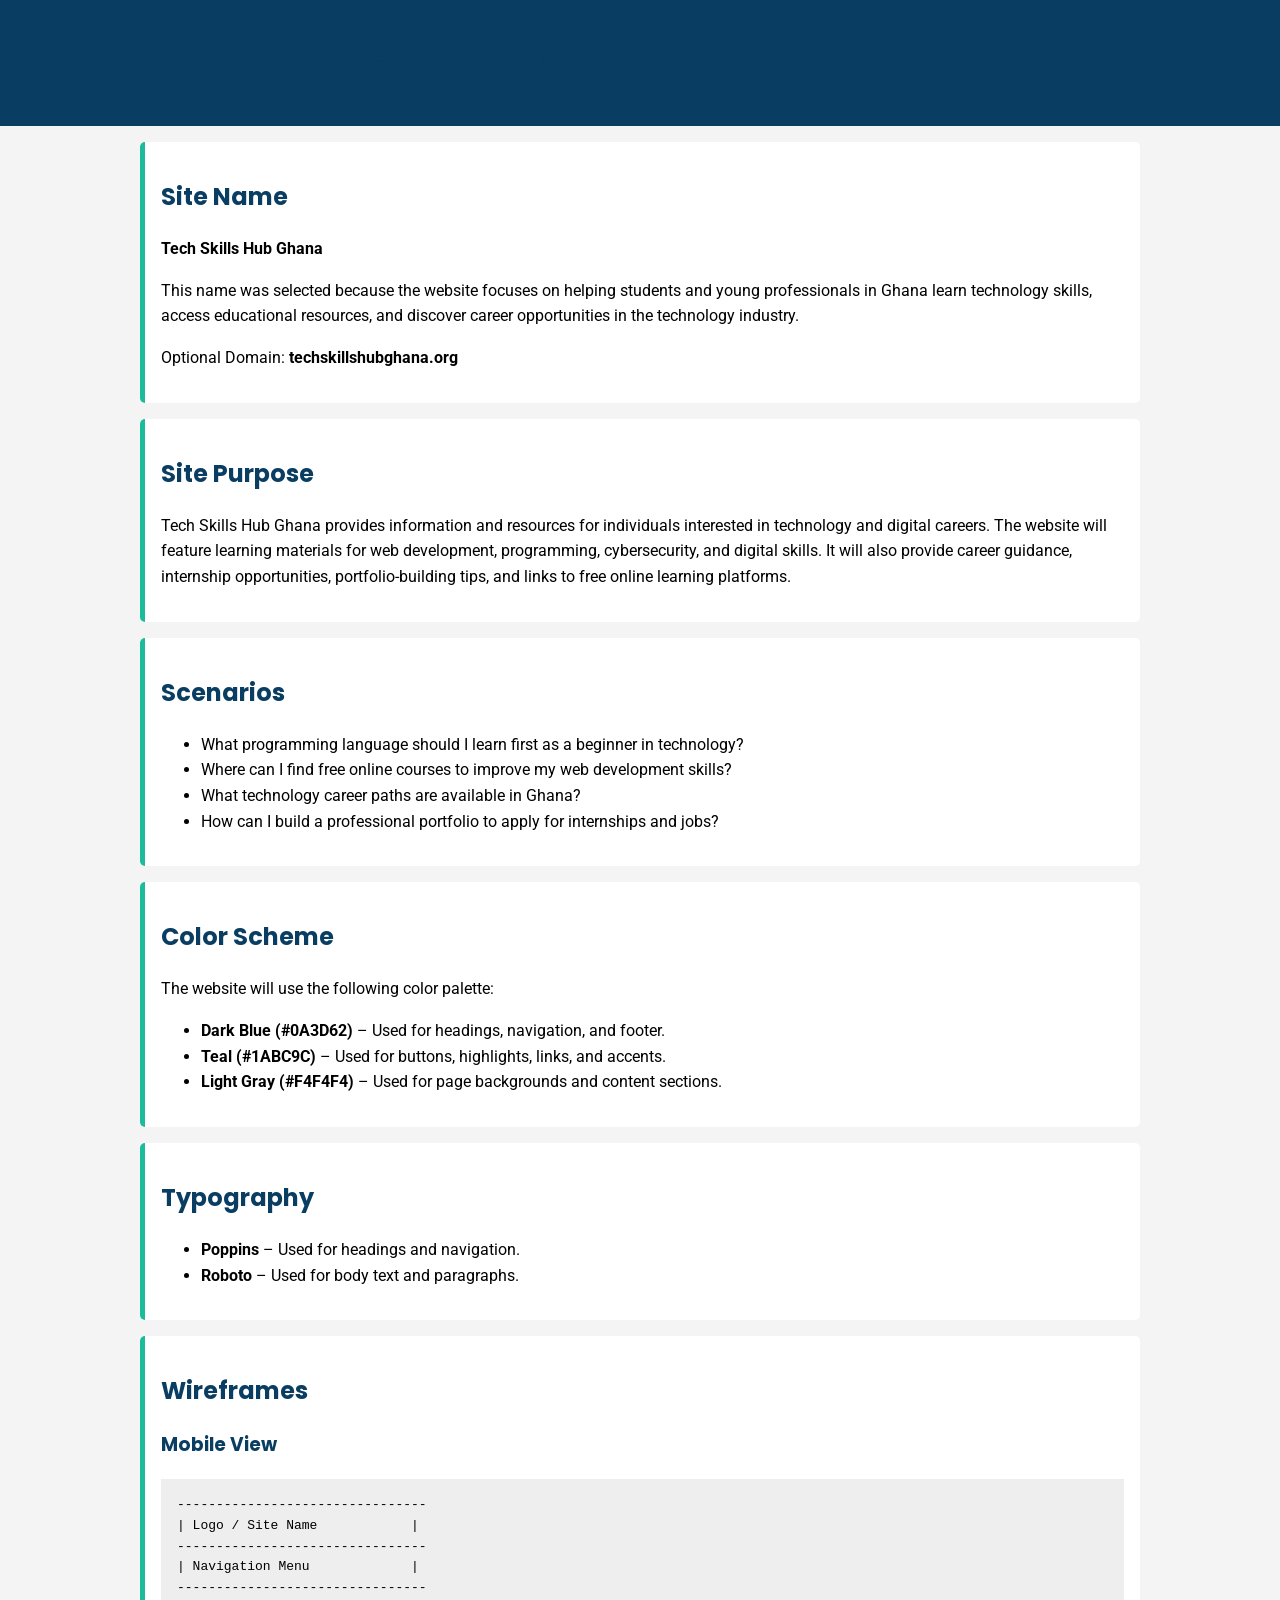
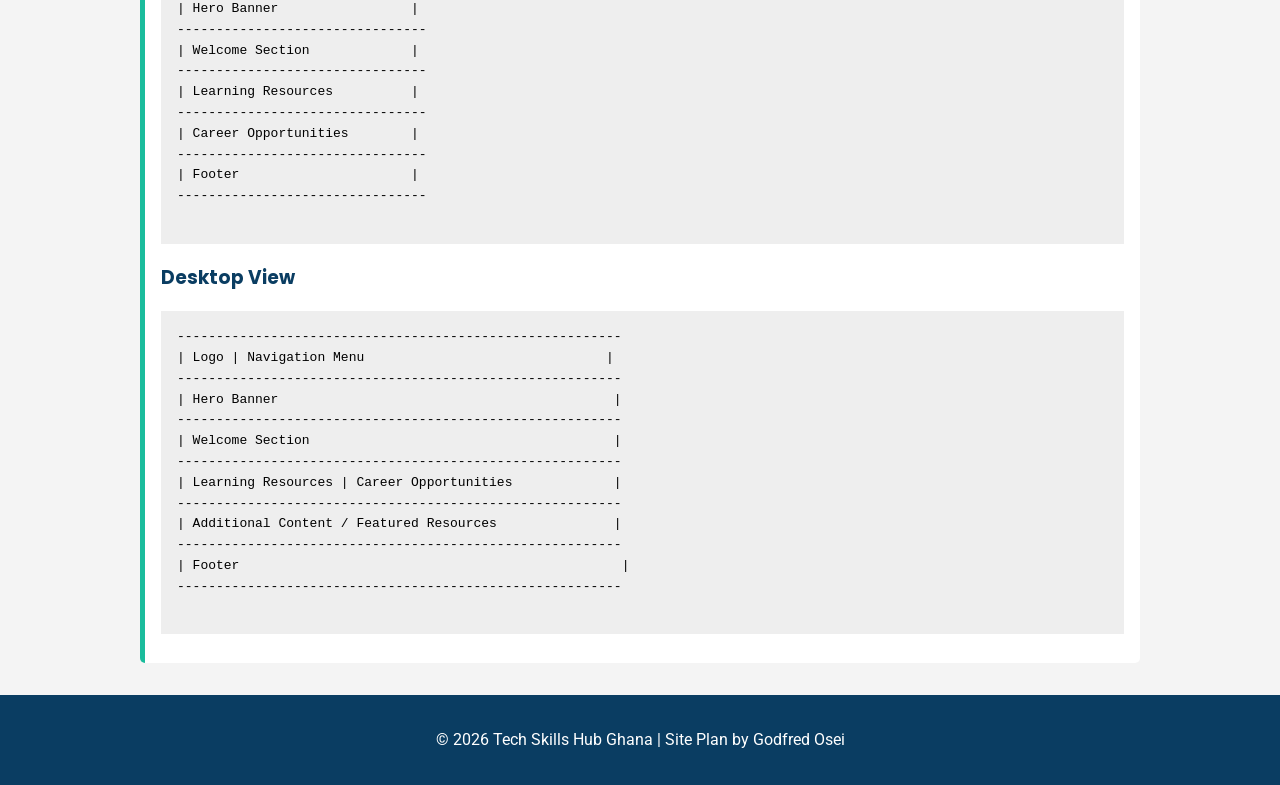
<file: siteplan.html>
<!DOCTYPE html>
<html lang="en">
<head>
    <meta charset="UTF-8">
    <meta name="description" content="Website Plan for Tech Skills Hub Ghana">
    <meta name="viewport" content="width=device-width, initial-scale=1.0">
    <meta name="author" content="Godfred Osei">

    <title>Tech Skills Hub Ghana - Site Plan</title>

    <!-- Google Fonts -->
    <link rel="preconnect" href="https://fonts.googleapis.com">
    <link rel="preconnect" href="https://fonts.gstatic.com" crossorigin>
    <link href="https://fonts.googleapis.com/css2?family=Poppins:wght@300;400;600;700&family=Roboto:wght@300;400;500&display=swap" rel="stylesheet">

    <link rel="stylesheet" href="styles/siteplan.css">
</head>

<body>

    <header>
        <h1>Tech Skills Hub Ghana - Website Plan</h1>
    </header>

    <main>

        <!-- Site Name -->
        <section>
            <h2>Site Name</h2>

            <p><strong>Tech Skills Hub Ghana</strong></p>

            <p>
                This name was selected because the website focuses on helping
                students and young professionals in Ghana learn technology
                skills, access educational resources, and discover career
                opportunities in the technology industry.
            </p>

            <p>
                Optional Domain:
                <strong>techskillshubghana.org</strong>
            </p>
        </section>

        <!-- Site Purpose -->
        <section>
            <h2>Site Purpose</h2>

            <p>
                Tech Skills Hub Ghana provides information and resources for
                individuals interested in technology and digital careers.
                The website will feature learning materials for web
                development, programming, cybersecurity, and digital skills.
                It will also provide career guidance, internship
                opportunities, portfolio-building tips, and links to free
                online learning platforms.
            </p>
        </section>

        <!-- Scenarios -->
        <section>
            <h2>Scenarios</h2>

            <ul>
                <li>
                    What programming language should I learn first as a
                    beginner in technology?
                </li>

                <li>
                    Where can I find free online courses to improve my web
                    development skills?
                </li>

                <li>
                    What technology career paths are available in Ghana?
                </li>

                <li>
                    How can I build a professional portfolio to apply for
                    internships and jobs?
                </li>
            </ul>
        </section>

        <!-- Color Scheme -->
        <section>
            <h2>Color Scheme</h2>

            <p>
                The website will use the following color palette:
            </p>

            <ul>
                <li>
                    <strong>Dark Blue (#0A3D62)</strong> –
                    Used for headings, navigation, and footer.
                </li>

                <li>
                    <strong>Teal (#1ABC9C)</strong> –
                    Used for buttons, highlights, links, and accents.
                </li>

                <li>
                    <strong>Light Gray (#F4F4F4)</strong> –
                    Used for page backgrounds and content sections.
                </li>
            </ul>
        </section>

        <!-- Typography -->
        <section>
            <h2>Typography</h2>

            <ul>
                <li>
                    <strong>Poppins</strong> –
                    Used for headings and navigation.
                </li>

                <li>
                    <strong>Roboto</strong> –
                    Used for body text and paragraphs.
                </li>
            </ul>
        </section>

        <!-- Wireframes -->
        <section>
            <h2>Wireframes</h2>

            <h3>Mobile View</h3>

            <pre>
--------------------------------
| Logo / Site Name            |
--------------------------------
| Navigation Menu             |
--------------------------------
| Hero Banner                 |
--------------------------------
| Welcome Section             |
--------------------------------
| Learning Resources          |
--------------------------------
| Career Opportunities        |
--------------------------------
| Footer                      |
--------------------------------
            </pre>

            <h3>Desktop View</h3>

            <pre>
---------------------------------------------------------
| Logo | Navigation Menu                               |
---------------------------------------------------------
| Hero Banner                                           |
---------------------------------------------------------
| Welcome Section                                       |
---------------------------------------------------------
| Learning Resources | Career Opportunities             |
---------------------------------------------------------
| Additional Content / Featured Resources               |
---------------------------------------------------------
| Footer                                                 |
---------------------------------------------------------
            </pre>
        </section>

    </main>

    <footer>
        <p>
            &copy; 2026 Tech Skills Hub Ghana |
            Site Plan by Godfred Osei
        </p>
    </footer>

</body>
</html>
</file>
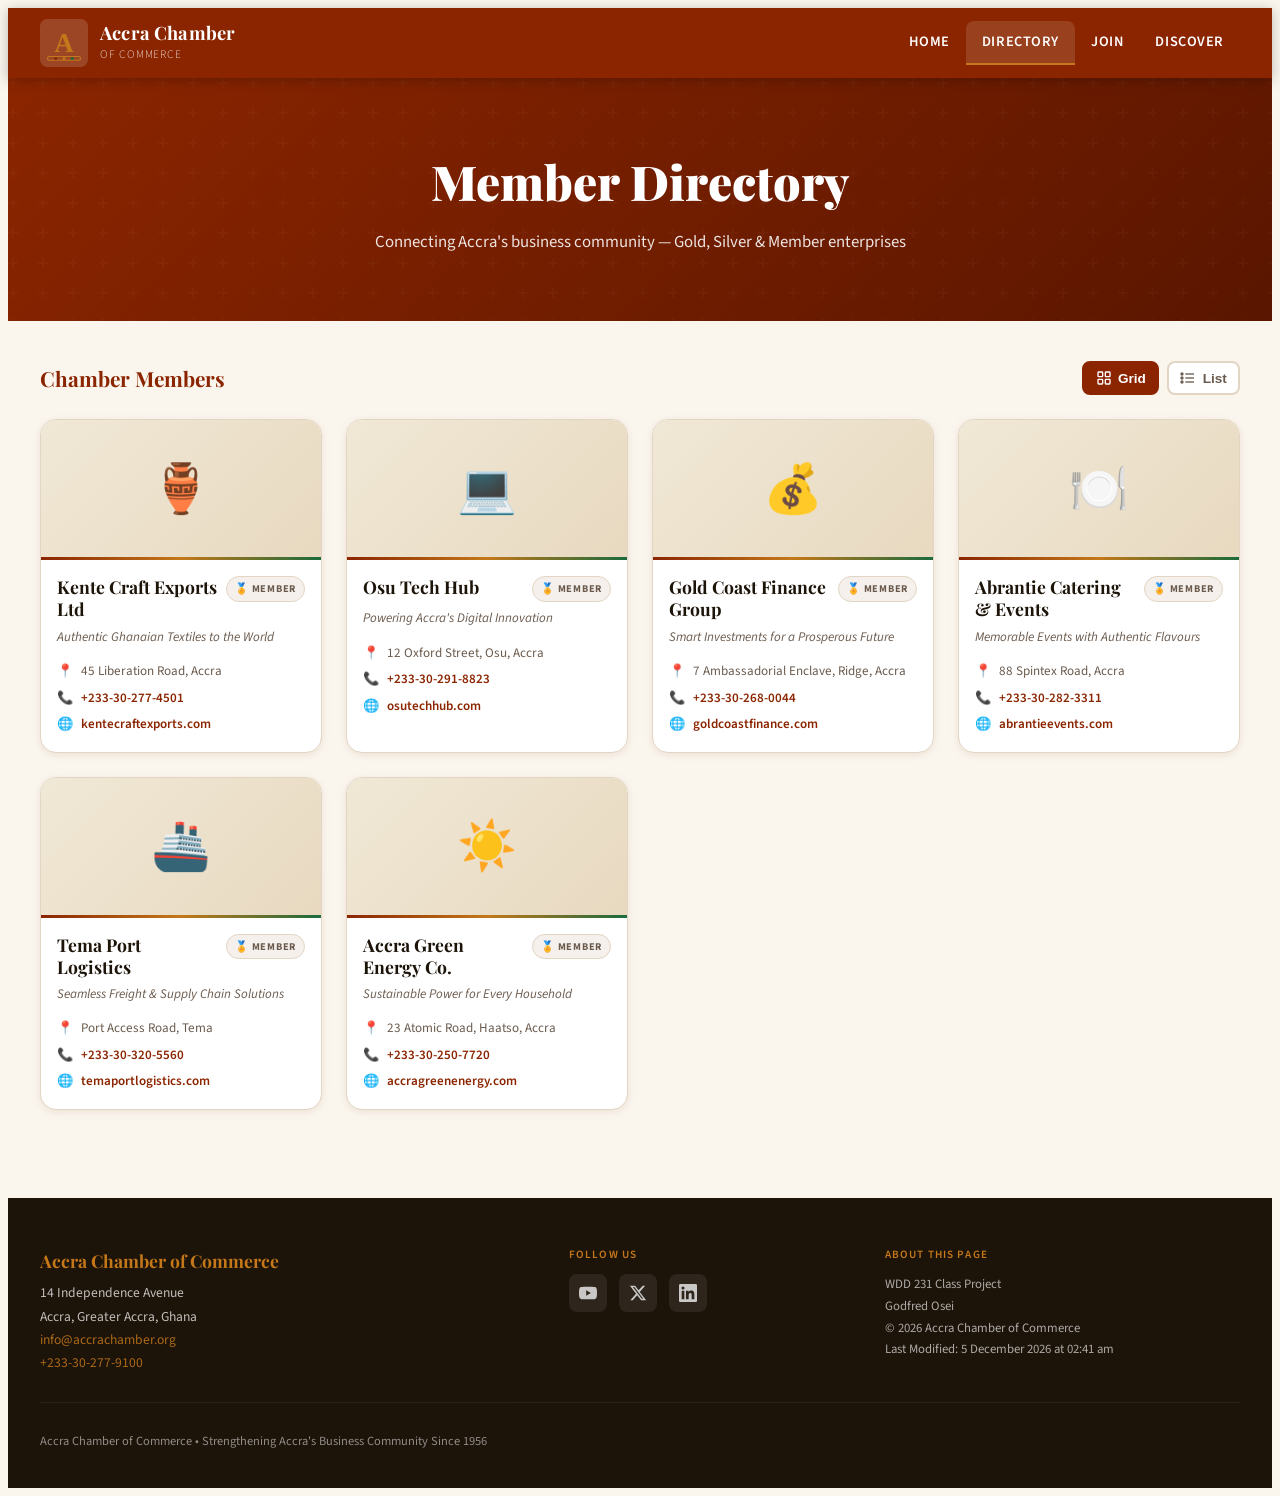
<file: chamber/directory.html>
<!DOCTYPE html>
<html lang="en">

<head>
  <meta charset="UTF-8" />
  <meta name="viewport" content="width=device-width, initial-scale=1.0" />
  <meta name="description"
    content="Browse the full directory of member businesses belonging to the Accra Chamber of Commerce. Filter by membership level and connect with local enterprises." />
  <meta name="author" content="Godfred Osei" />
  <title>Business Directory | Accra Chamber of Commerce</title>

  <!-- Favicon -->
  <link rel="icon" type="image/svg+xml" href="images/favicon.svg" />

  <!-- Facebook / Open Graph Meta -->
  <meta property="og:type" content="website" />
  <meta property="og:title" content="Accra Chamber of Commerce — Business Directory" />
  <meta property="og:description"
    content="Browse Gold, Silver, and Member businesses in the Accra Chamber of Commerce. Find contacts, websites, and more." />
  <meta property="og:image" content="https://oseigodfred.github.io/wdd231/chamber/images/og_image.webp" />
  <meta property="og:url" content="https://oseigodfred.github.io/wdd231/chamber/directory.html" />
  <meta property="og:site_name" content="Accra Chamber of Commerce" />

  <!-- Google Fonts — link method (no @import) -->
  <link rel="preconnect" href="https://fonts.googleapis.com" />
  <link rel="preconnect" href="https://fonts.gstatic.com" crossorigin />
  <link rel="stylesheet"
    href="https://fonts.googleapis.com/css2?family=Playfair+Display:wght@700;900&family=Source+Sans+3:wght@300;400;600&display=swap" />

  <!-- CSS -->
  <link rel="stylesheet" href="styles/small.css" />
  <link rel="stylesheet" href="styles/larger.css" />
</head>

<body>

  <!-- Skip Navigation -->
  <a class="skip-link" href="#main-content">Skip to main content</a>

  <!-- ===== HEADER ===== -->
  <header role="banner">
    <div class="header-inner">

      <!-- Branding -->
      <a class="site-branding" href="index.html" aria-label="Accra Chamber of Commerce – Home">
        <svg class="site-logo" viewBox="0 0 64 64" xmlns="http://www.w3.org/2000/svg" aria-hidden="true"
          focusable="false">
          <rect width="64" height="64" rx="10" fill="rgba(255,255,255,0.15)" />
          <!-- Stylised "A" with kente stripe accent -->
          <text x="32" y="44" text-anchor="middle" font-family="Georgia,serif" font-size="36" font-weight="bold"
            fill="#C4781A">A</text>
          <rect x="10" y="50" width="44" height="5" rx="2.5" fill="none" stroke="#C4781A" stroke-width="1.5" />
          <!-- Three kente colour dots -->
          <circle cx="21" cy="52.5" r="2" fill="#8B2500" />
          <circle cx="32" cy="52.5" r="2" fill="#C4781A" />
          <circle cx="43" cy="52.5" r="2" fill="#1A6B3C" />
        </svg>
        <div class="site-title">
          <strong>Accra Chamber</strong>
          <span>of Commerce</span>
        </div>
      </a>

      <!-- Hamburger (mobile only) -->
      <button id="menu-toggle" aria-controls="main-nav" aria-expanded="false" aria-label="Toggle navigation menu">
        <span></span>
        <span></span>
        <span></span>
      </button>

      <!-- Navigation -->
      <nav id="main-nav" role="navigation" aria-label="Primary">
        <a href="index.html">Home</a>
        <a href="directory.html" aria-current="page">Directory</a>
        <a href="join.html">Join</a>
        <a href="discover.html">Discover</a>
      </nav>

    </div><!-- /.header-inner -->
  </header>

  <!-- ===== PAGE HERO ===== -->
  <section class="page-hero" aria-label="Page introduction">
    <h1>Member Directory</h1>
    <p>Connecting Accra's business community — Gold, Silver &amp; Member enterprises</p>
  </section>

  <!-- ===== MAIN CONTENT ===== -->
  <main id="main-content">

    <!-- Controls: heading + view toggle -->
    <div class="directory-controls">
      <h2>Chamber Members</h2>
      <div class="view-toggle" role="group" aria-label="Directory view options">
        <!-- Grid button -->
        <button id="btn-grid" class="active" aria-pressed="true" title="Grid view">
          <!-- Grid icon -->
          <svg width="16" height="16" viewBox="0 0 24 24" fill="none" stroke="currentColor" stroke-width="2"
            aria-hidden="true">
            <rect x="3" y="3" width="7" height="7" rx="1" />
            <rect x="14" y="3" width="7" height="7" rx="1" />
            <rect x="3" y="14" width="7" height="7" rx="1" />
            <rect x="14" y="14" width="7" height="7" rx="1" />
          </svg>
          Grid
        </button>

        <!-- List button -->
        <button id="btn-list" aria-pressed="false" title="List view">
          <!-- List icon -->
          <svg width="16" height="16" viewBox="0 0 24 24" fill="none" stroke="currentColor" stroke-width="2"
            aria-hidden="true">
            <line x1="8" y1="6" x2="21" y2="6" />
            <line x1="8" y1="12" x2="21" y2="12" />
            <line x1="8" y1="18" x2="21" y2="18" />
            <circle cx="3" cy="6" r="1.5" fill="currentColor" />
            <circle cx="3" cy="12" r="1.5" fill="currentColor" />
            <circle cx="3" cy="18" r="1.5" fill="currentColor" />
          </svg>
          List
        </button>
      </div>
    </div>

    <!-- Members container — populated by JS -->
    <div id="members-container" class="grid-view" role="list" aria-label="Chamber member businesses" aria-live="polite">
      <!-- JS renders cards here -->
    </div>

  </main>

  <!-- ===== FOOTER ===== -->
  <footer role="contentinfo">
    <div class="footer-grid">

      <!-- Contact -->
      <div class="footer-brand">
        <strong>Accra Chamber of Commerce</strong>
        <address>
          14 Independence Avenue<br />
          Accra, Greater Accra, Ghana<br />
          <a href="mailto:info@accrachamber.org">info@accrachamber.org</a><br />
          <a href="tel:+233302779100">+233-30-277-9100</a>
        </address>
      </div>

      <!-- Social -->
      <div class="footer-social">
        <h3>Follow Us</h3>
        <div class="social-links">
          <!-- YouTube -->
          <a class="social-link" href="https://youtube.com" target="_blank" rel="noopener noreferrer"
            aria-label="Accra Chamber on YouTube">
            <svg width="18" height="18" viewBox="0 0 24 24" fill="currentColor" aria-hidden="true">
              <path
                d="M23.498 6.186a3.016 3.016 0 00-2.122-2.136C19.505 3.545 12 3.545 12 3.545s-7.505 0-9.377.505A3.017 3.017 0 00.502 6.186C0 8.07 0 12 0 12s0 3.93.502 5.814a3.016 3.016 0 002.122 2.136c1.871.505 9.376.505 9.376.505s7.505 0 9.377-.505a3.015 3.015 0 002.122-2.136C24 15.93 24 12 24 12s0-3.93-.502-5.814zM9.545 15.568V8.432L15.818 12l-6.273 3.568z" />
            </svg>
          </a>
          <!-- Twitter / X -->
          <a class="social-link" href="https://twitter.com" target="_blank" rel="noopener noreferrer"
            aria-label="Accra Chamber on X (Twitter)">
            <svg width="18" height="18" viewBox="0 0 24 24" fill="currentColor" aria-hidden="true">
              <path
                d="M18.244 2.25h3.308l-7.227 8.26 8.502 11.24H16.17l-5.214-6.817L4.99 21.75H1.68l7.73-8.835L1.254 2.25H8.08l4.713 6.231zm-1.161 17.52h1.833L7.084 4.126H5.117z" />
            </svg>
          </a>
          <!-- LinkedIn -->
          <a class="social-link" href="https://linkedin.com" target="_blank" rel="noopener noreferrer"
            aria-label="Accra Chamber on LinkedIn">
            <svg width="18" height="18" viewBox="0 0 24 24" fill="currentColor" aria-hidden="true">
              <path
                d="M20.447 20.452h-3.554v-5.569c0-1.328-.027-3.037-1.852-3.037-1.853 0-2.136 1.445-2.136 2.939v5.667H9.351V9h3.414v1.561h.046c.477-.9 1.637-1.85 3.37-1.85 3.601 0 4.267 2.37 4.267 5.455v6.286zM5.337 7.433a2.062 2.062 0 01-2.063-2.065 2.064 2.064 0 112.063 2.065zm1.782 13.019H3.555V9h3.564v11.452zM22.225 0H1.771C.792 0 0 .774 0 1.729v20.542C0 23.227.792 24 1.771 24h20.451C23.2 24 24 23.227 24 22.271V1.729C24 .774 23.2 0 22.222 0h.003z" />
            </svg>
          </a>
        </div>
      </div>

      <!-- Dev Info -->
      <div class="footer-dev">
        <h3>About This Page</h3>
        <p>
          WDD 231 Class Project<br />
          Godfred Osei<br />
          &copy; <span id="copyright-year">2024</span> Accra Chamber of Commerce<br />
          Last Modified: <span id="last-modified">—</span>
        </p>
      </div>

    </div><!-- /.footer-grid -->

    <div class="footer-bottom">
      <p>Accra Chamber of Commerce &bull; Strengthening Accra's Business Community Since 1956</p>
    </div>
  </footer>

  <!-- JS -->
  <script src="scripts/directory.js" defer></script>

</body>

</html>
</file>
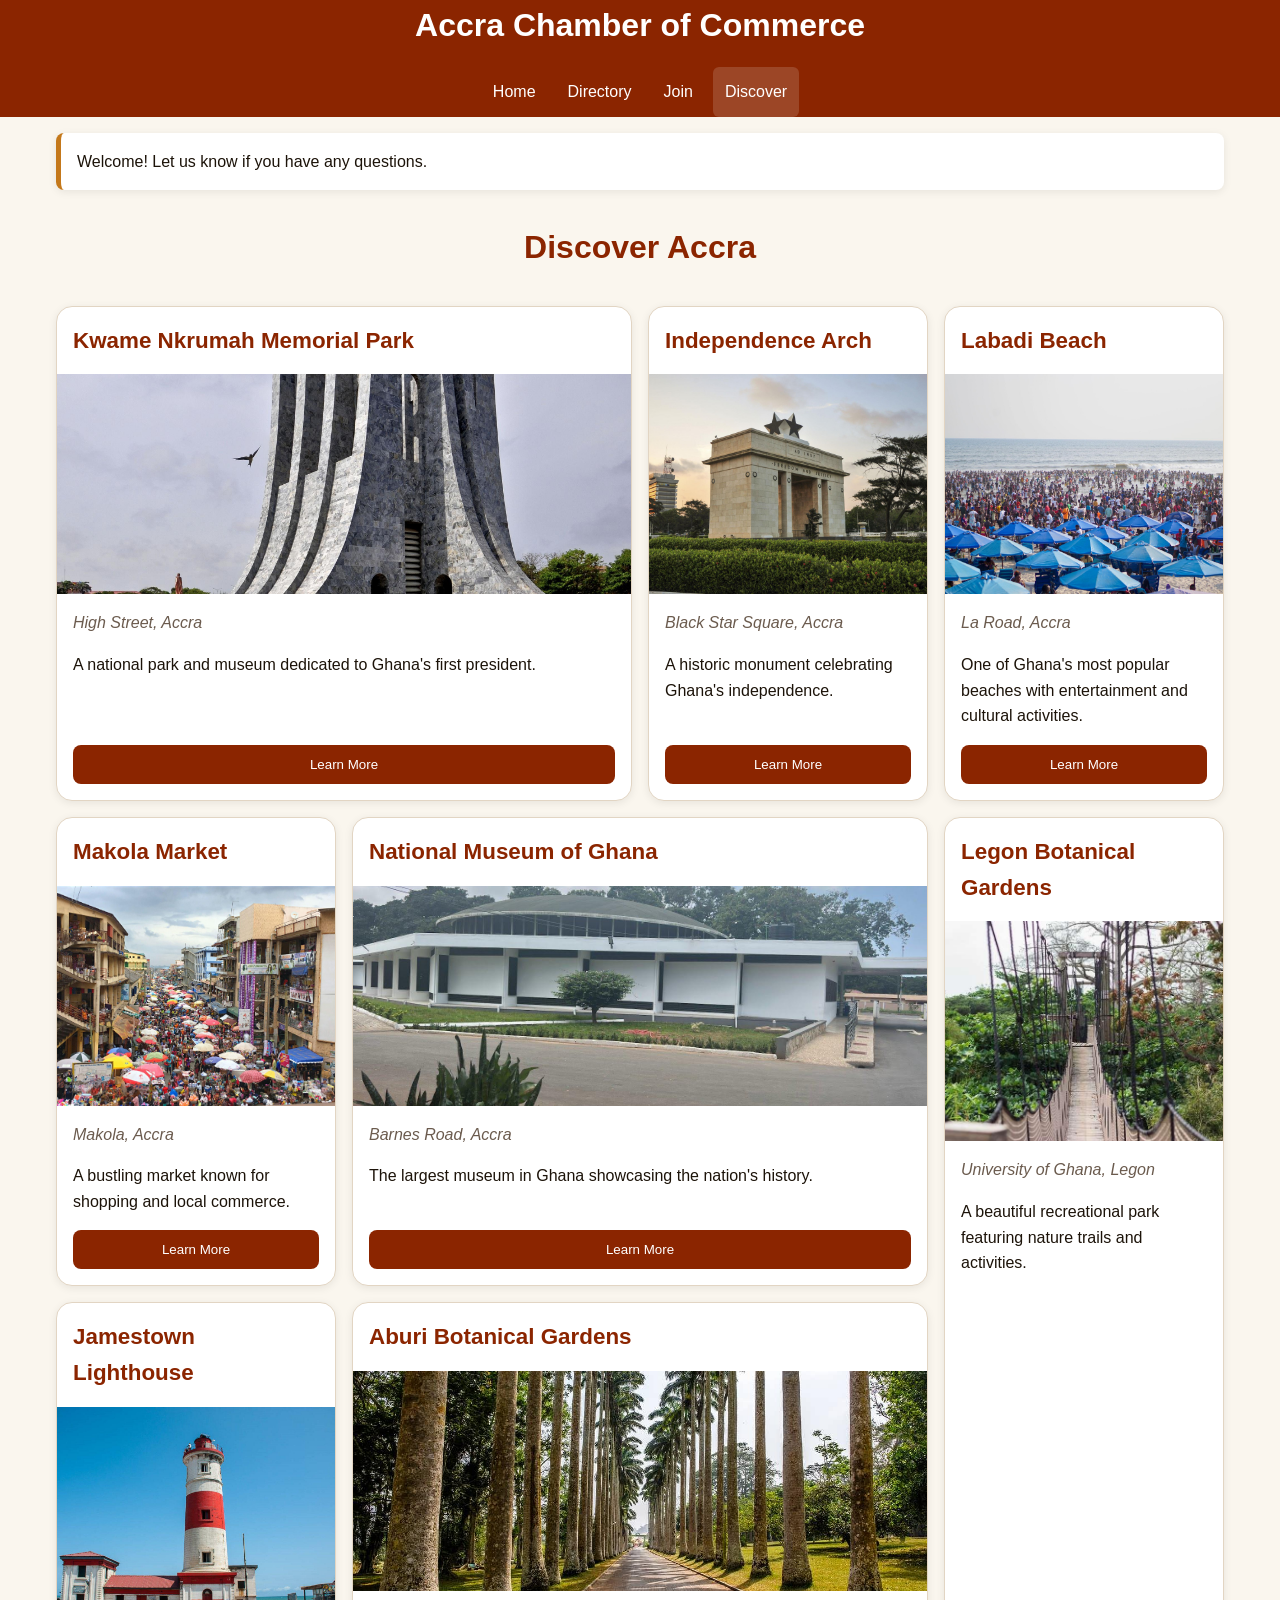
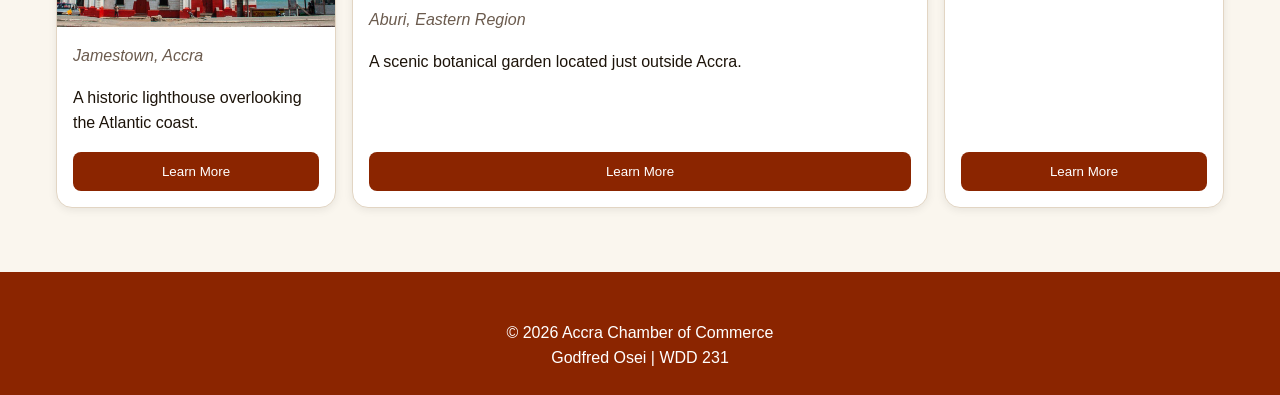
<file: chamber/discover.html>
<!DOCTYPE html>
<html lang="en">

<head>
    <meta charset="UTF-8">
    <meta name="author" content="Your Name">
    <meta name="description"
        content="Discover Accra's top attractions, cultural landmarks, beaches, parks, and historic sites with the Accra Chamber.">
    <meta name="viewport" content="width=device-width, initial-scale=1.0">

    <title>Discover Accra Chamber</title>

    <link rel="preconnect" href="https://fonts.googleapis.com">
    <link rel="preconnect" href="https://fonts.gstatic.com" crossorigin>

    <link
        href="https://fonts.googleapis.com/css2?family=Roboto:wght@400;500;700&family=Merriweather:wght@700&display=swap"
        rel="stylesheet">

    <link rel="icon" href="images/favicon.png" type="image/png">

    <link rel="stylesheet" href="styles/discover_small.css">
    <link rel="stylesheet" href="styles/larger.css">

    <meta property="og:title" content="Accra Chamber of Commerce">
    <meta property="og:description"
        content="Explore Accra's attractions, beaches, cultural landmarks, parks, and historic destinations.">
    <meta property="og:type" content="website">
    <meta property="og:image" content="https://oseigodfred.github.io/wdd231/chamber/images/og_image.webp">
    <meta property="og:url" content="https://oseigodfred.github.io/wdd231/chamber/discover.html">


    <script type="module" src="scripts/discover.js" defer></script>
</head>

<body>

    <header>
        <h1>Accra Chamber of Commerce</h1>

        <nav>
            <ul>
                <li><a href="index.html">Home</a></li>
                <li><a href="directory.html">Directory</a></li>
                <li><a href="join.html">Join</a></li>
                <li><a href="discover.html" class="active">Discover</a></li>
            </ul>
        </nav>
    </header>


    <main class="discover-main">

        <section id="visit-message"></section>

        <h1>Discover Accra</h1>

        <section id="discover-grid"></section>

    </main>

    <footer>
        <p>&copy; 2026 Accra Chamber of Commerce</p>
        <p>Godfred Osei | WDD 231</p>
    </footer>

</body>

</html>
</file>
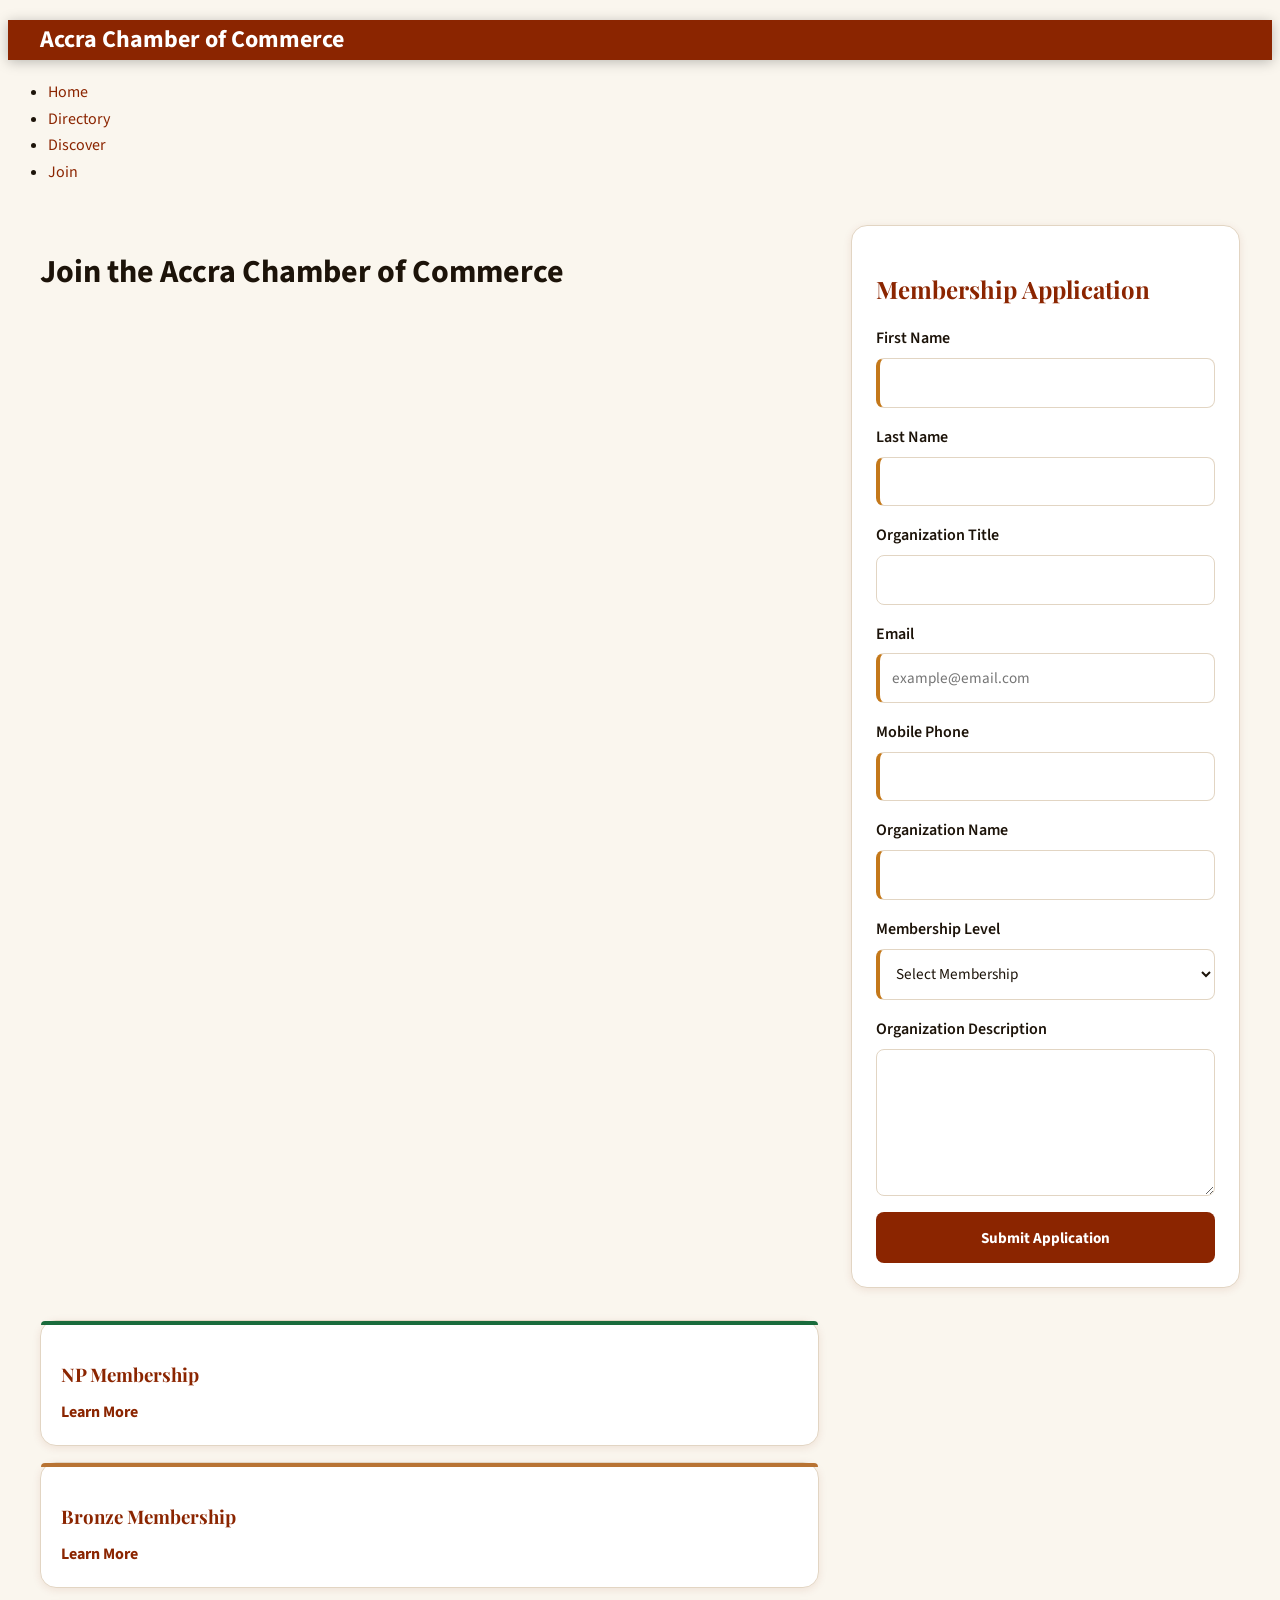
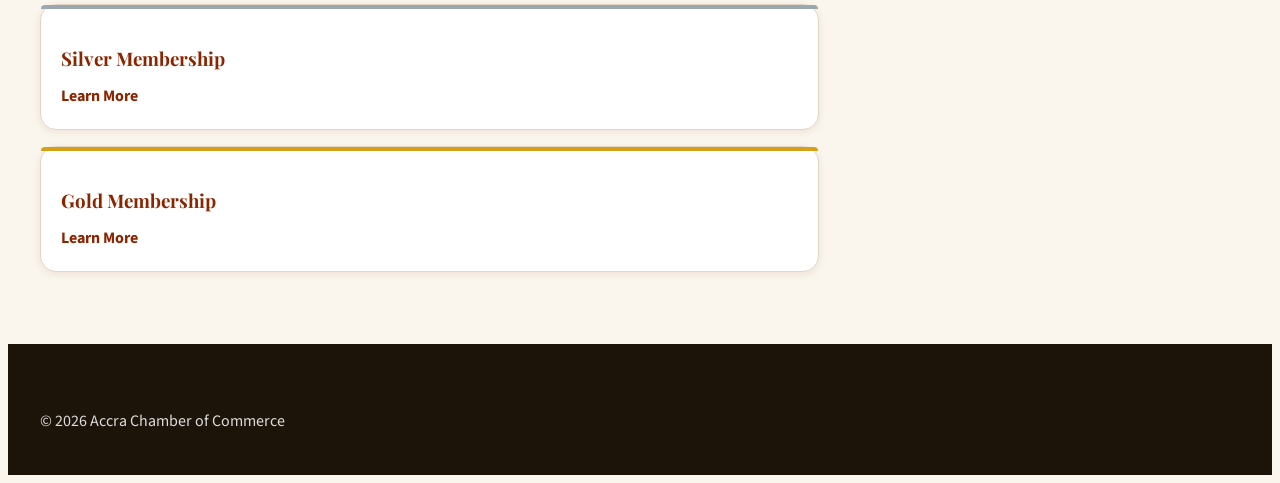
<file: chamber/join.html>
<!DOCTYPE html>
<html lang="en">

<head>
    <meta charset="UTF-8">
    <meta name="viewport" content="width=device-width, initial-scale=1.0">

    <title>Join | Accra Chamber of Commerce</title>

    <meta name="description"
        content="Join the Accra Chamber of Commerce to grow your business, network, and access exclusive member benefits and opportunities.">
    <meta name="author" content="Godfred Osei">

    <link rel="icon" href="images/favicon.png" type="image/png">

    <!-- Google Fonts -->
    <link rel="preconnect" href="https://fonts.googleapis.com">
    <link rel="preconnect" href="https://fonts.gstatic.com" crossorigin>
    <link
        href="https://fonts.googleapis.com/css2?family=Playfair+Display:wght@400;700;900&family=Source+Sans+3:wght@300;400;600;700&display=swap"
        rel="stylesheet">

    <link rel="stylesheet" href="styles/small.css">
    <link rel="stylesheet" href="styles/larger.css">
    <link rel="stylesheet" href="styles/join.css">

    <!-- Open Graph -->
    <meta property="og:title" content="Join the Accra Chamber of Commerce">
    <meta property="og:description"
        content="Apply for membership and unlock networking, training, and business growth opportunities in Accra.">
    <meta property="og:image" content="https://oseigodfred.github.io/wdd231/chamber/images/og_image.webp">
    <meta property="og:url" content="https://oseigodfred.github.io/wdd231/chamber/join.html">

    <script src="scripts/join.js" defer></script>
</head>

<body>

    <header>
        <h2>Accra Chamber of Commerce</h2>
    </header>

    <nav>
        <ul>
            <li><a href="index.html">Home</a></li>
            <li><a href="directory.html">Directory</a></li>
            <li><a href="discover.html">Discover</a></li>
            <li><a href="join.html" class="active">Join</a></li>
        </ul>
    </nav>

    <main class="join-page">

        <h1>Join the Accra Chamber of Commerce</h1>

        <section class="form-section">

            <h2>Membership Application</h2>

            <form method="get" action="thankyou.html">

                <!-- FIRST NAME -->
                <label>
                    First Name
                    <input type="text" name="fname" required autocomplete="given-name" title="Enter your first name">
                </label>

                <!-- LAST NAME -->
                <label>
                    Last Name
                    <input type="text" name="lname" required autocomplete="family-name" title="Enter your last name">
                </label>

                <!-- ORGANIZATION TITLE -->
                <label>
                    Organization Title
                    <input type="text" name="orgtitle" autocomplete="organization-title" pattern="[A-Za-z\s\-]{7,}"
                        title="Minimum 7 characters, letters, spaces, or hyphens only">
                </label>

                <!-- EMAIL (FIXED) -->
                <label>
                    Email
                    <input type="email" name="email" required autocomplete="email" placeholder="example@email.com"
                        title="Enter your email address">
                </label>

                <!-- PHONE (FIXED) -->
                <label>
                    Mobile Phone
                    <input type="tel" name="phone" required autocomplete="tel" title="Enter your mobile phone number">
                </label>

                <!-- ORGANIZATION NAME (FIXED) -->
                <label>
                    Organization Name
                    <input type="text" name="business" required autocomplete="organization"
                        title="Enter your organization name">
                </label>

                <!-- MEMBERSHIP LEVEL -->
                <label>
                    Membership Level
                    <select name="membership" required title="Select membership level">
                        <option value="">Select Membership</option>
                        <option value="np">NP Membership</option>
                        <option value="bronze">Bronze Membership</option>
                        <option value="silver">Silver Membership</option>
                        <option value="gold">Gold Membership</option>
                    </select>
                </label>

                <!-- DESCRIPTION (FIXED) -->
                <label>
                    Organization Description
                    <textarea name="description" rows="5" title="Describe your organization"></textarea>
                </label>

                <!-- TIMESTAMP -->
                <input type="hidden" name="timestamp" id="timestamp">

                <input type="submit" value="Submit Application">

            </form>

        </section>

        <!-- MEMBERSHIP CARDS -->
        <section class="membership-cards">

            <div class="card">
                <h3>NP Membership</h3>
                <a href="#" data-modal="npModal">Learn More</a>
            </div>

            <div class="card">
                <h3>Bronze Membership</h3>
                <a href="#" data-modal="bronzeModal">Learn More</a>
            </div>

            <div class="card">
                <h3>Silver Membership</h3>
                <a href="#" data-modal="silverModal">Learn More</a>
            </div>

            <div class="card">
                <h3>Gold Membership</h3>
                <a href="#" data-modal="goldModal">Learn More</a>
            </div>

        </section>

    </main>

    <!-- MODALS -->
    <dialog id="npModal">
        <h2>NP Membership</h2>
        <p>Free membership for nonprofit organizations.</p>
        <button class="closeBtn">Close</button>
    </dialog>

    <dialog id="bronzeModal">
        <h2>Bronze Membership</h2>
        <p>Basic networking and visibility benefits.</p>
        <button class="closeBtn">Close</button>
    </dialog>

    <dialog id="silverModal">
        <h2>Silver Membership</h2>
        <p>Includes training, discounts, and featured listings.</p>
        <button class="closeBtn">Close</button>
    </dialog>

    <dialog id="goldModal">
        <h2>Gold Membership</h2>
        <p>Premium advertising, spotlight placement, and full benefits.</p>
        <button class="closeBtn">Close</button>
    </dialog>

    <footer>
        <p>&copy; 2026 Accra Chamber of Commerce</p>
    </footer>

</body>

</html>
</file>
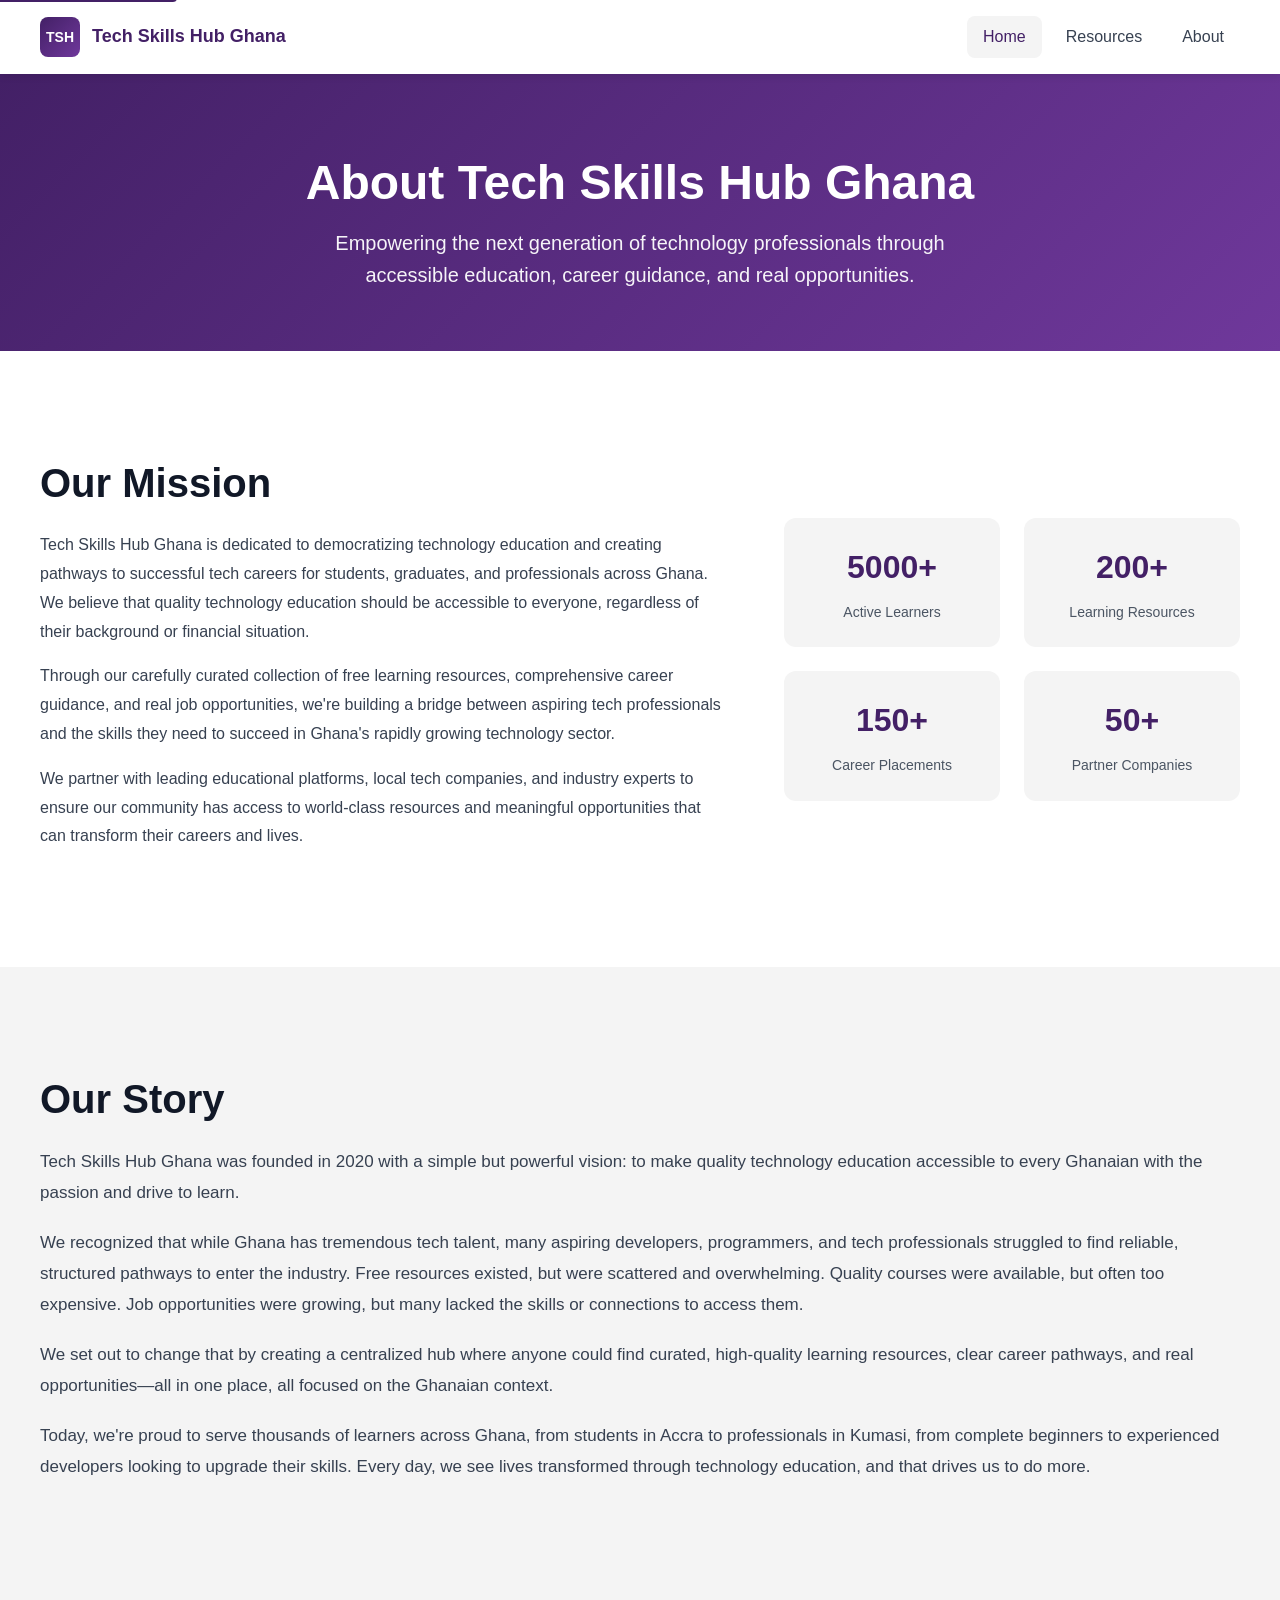
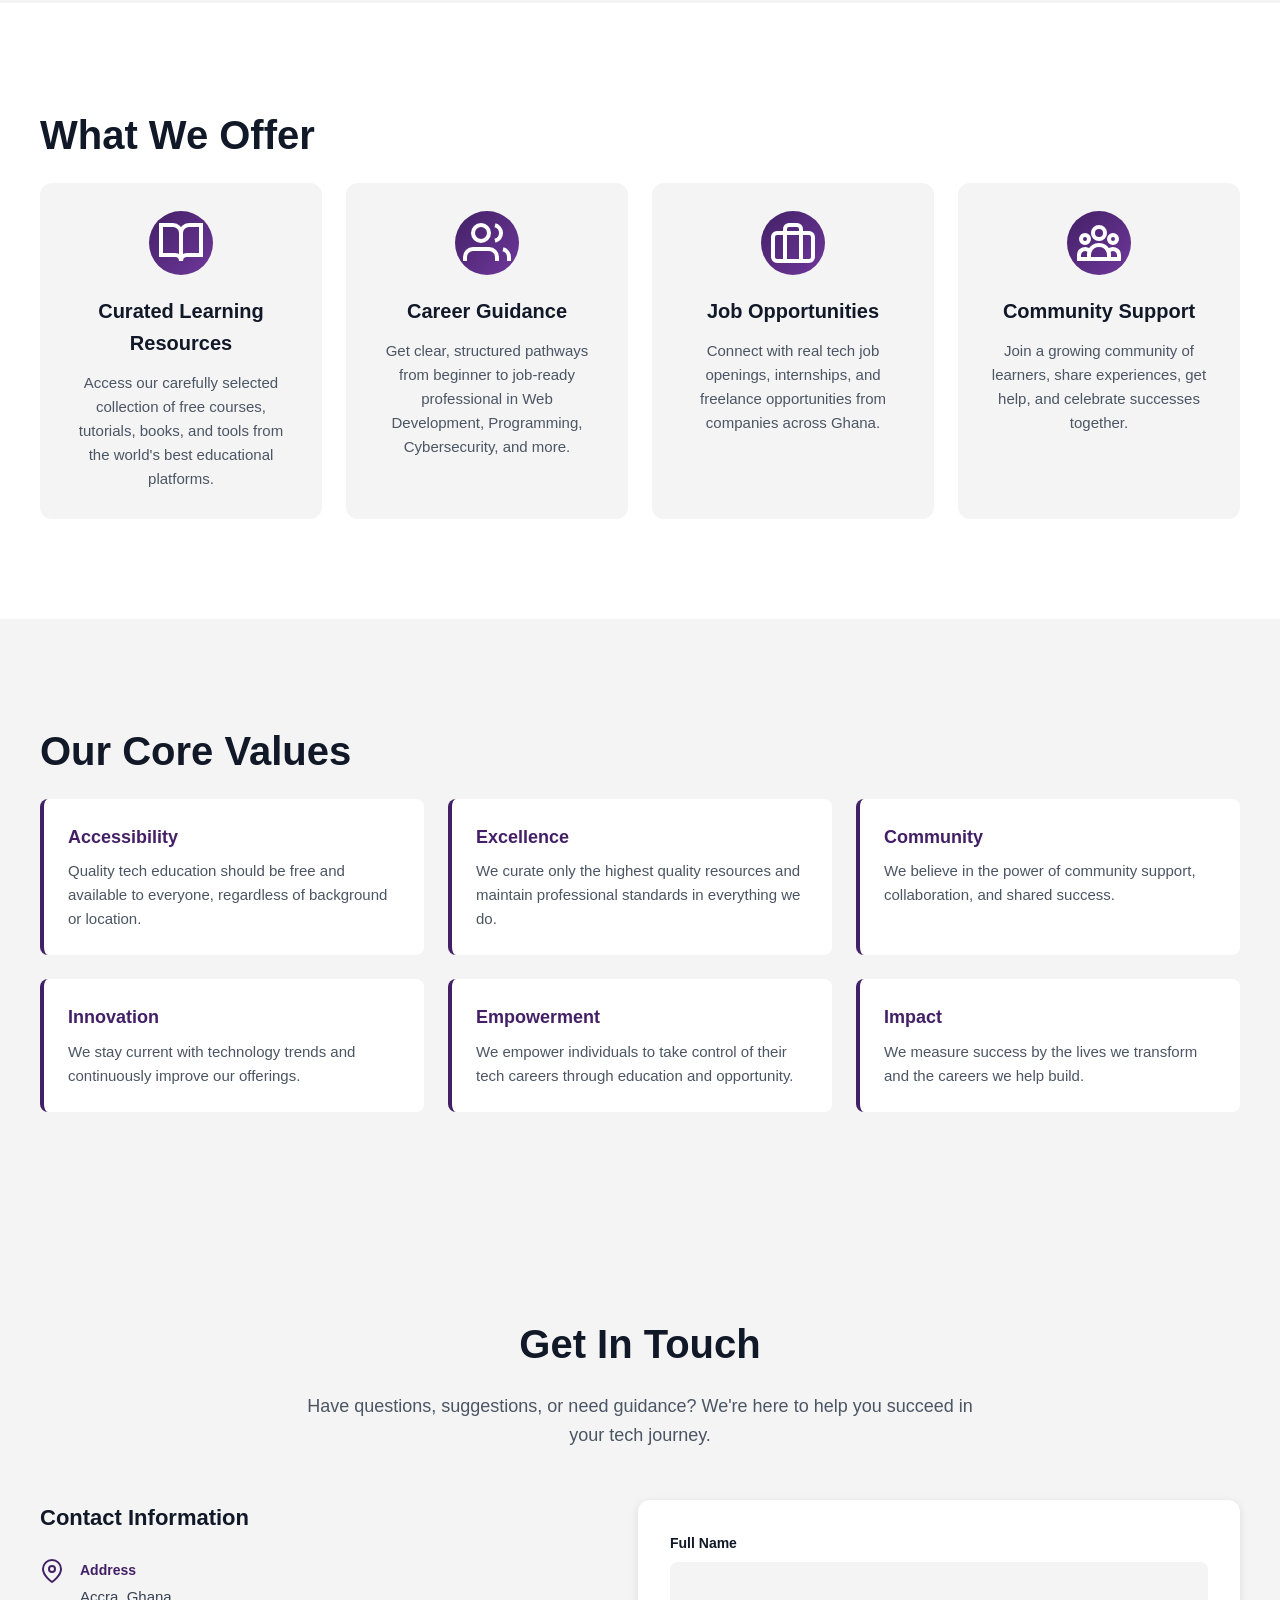
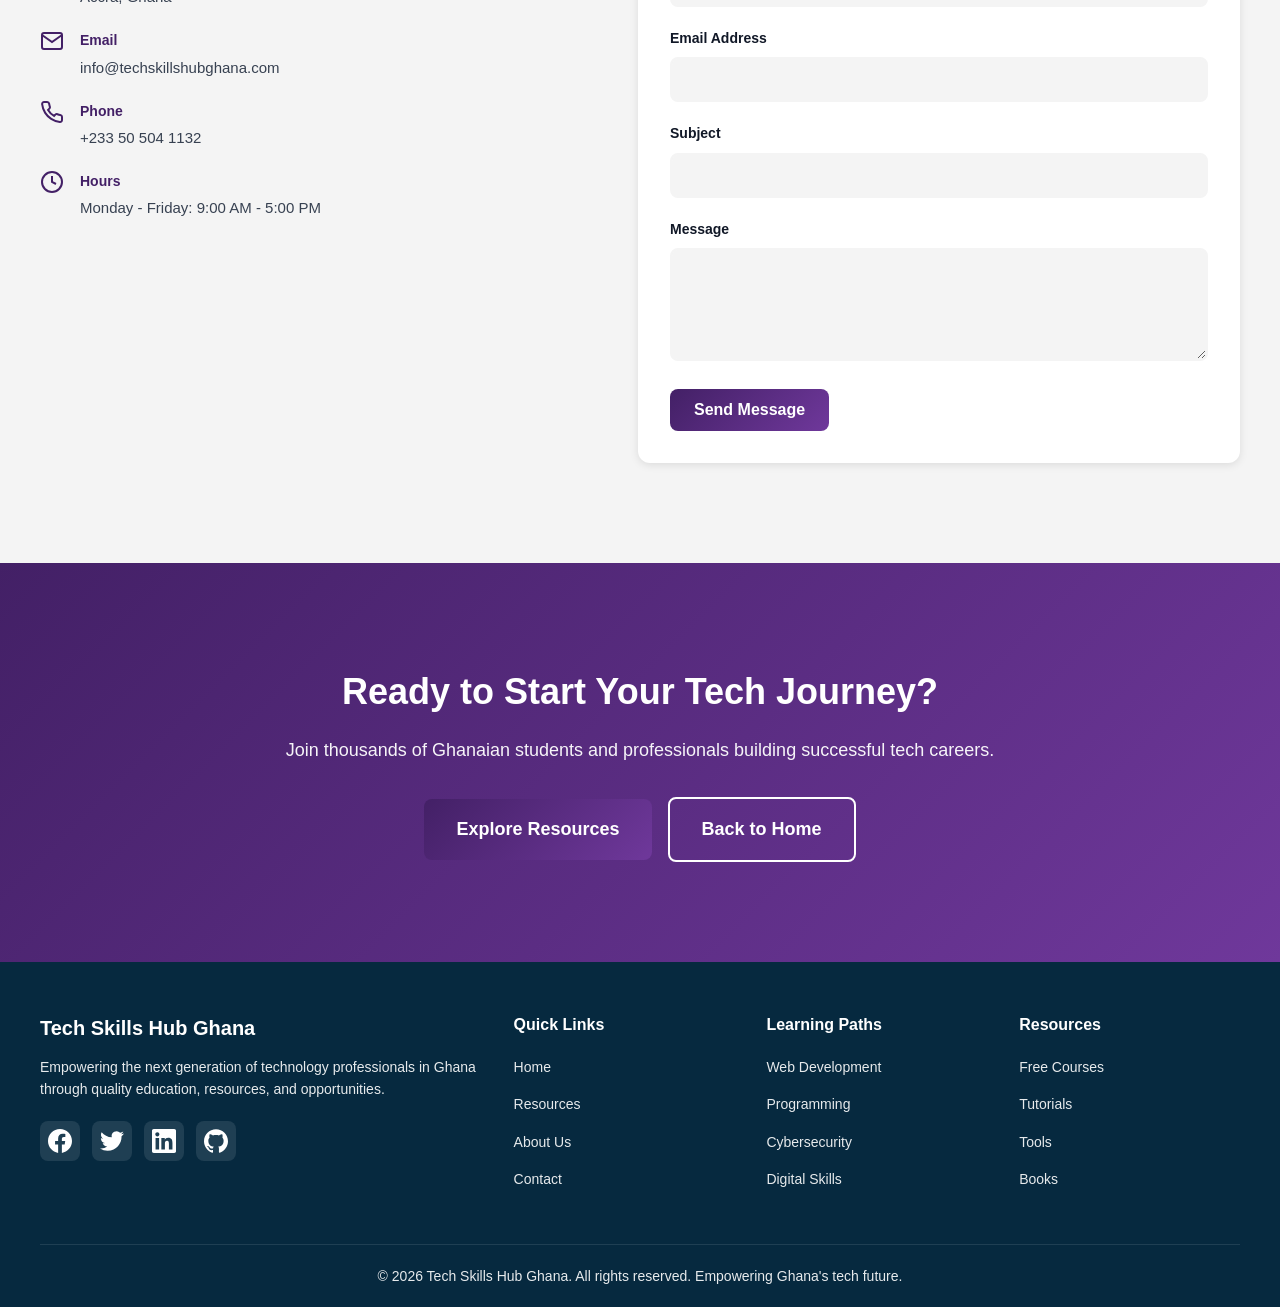
<file: finalproject/about.html>
<!DOCTYPE html>
<html lang="en">

<head>
    <meta charset="UTF-8">
    <meta name="viewport" content="width=device-width, initial-scale=1.0">
    <title>About Us | Tech Skills Hub Ghana</title>
    <meta name="description"
        content="Learn about Tech Skills Hub Ghana's mission to empower students and professionals with technology education, career guidance, and opportunities across Ghana.">
    <meta name="keywords"
        content="About Tech Skills Hub, Tech Education Ghana, Mission, Contact Ghana Tech, Technology Opportunities Ghana">
    <meta name="author" content="Godfred Osei">

    <!-- Open Graph Meta Tags -->
    <meta property="og:title" content="About Us | Tech Skills Hub Ghana">
    <meta property="og:description"
        content="Empowering Ghana's next generation of tech professionals through quality education and opportunities.">
    <meta property="og:type" content="website">
    <meta property="og:url" content="https://oseigodfred.github.io/wdd231/finalproject/index.html/about.html">
    <meta property="og:image" content="https://oseigodfred.github.io/wdd231/finalproject/images/og-image.webp">

    <!-- Twitter Card Meta Tags -->
    <meta name="twitter:card" content="summary_large_image">
    <meta name="twitter:title" content="About Us | Tech Skills Hub Ghana">
    <meta name="twitter:description"
        content="Empowering Ghana's next generation of tech professionals through quality education and opportunities.">
    <meta name="twitter:image" content="https://oseigodfred.github.io/wdd231/finalproject/images/og-image.webp">

    <!-- Favicon -->
    <link rel="icon" type="image/png" href="images/favicon.ico">

    <link rel="preconnect" href="https://fonts.googleapis.com">
    <link rel="preconnect" href="https://fonts.gstatic.com" crossorigin>
    <link rel="stylesheet"
        href="https://fonts.googleapis.com/css2?family=Playfair+Display:wght@700;900&family=Source+Sans+3:wght@300;400;600&display=swap">

    <!-- Stylesheets -->
    <link rel="stylesheet" href="styles/small.css">
    <link rel="stylesheet" href="styles/large.css">

    <!-- JavaScript -->
    <script src="scripts/main.js" defer></script>
</head>

<body>
    <!-- Skip to main content link for accessibility -->
    <a href="#main-content" class="skip-link">Skip to main content</a>

    <!-- Header and Navigation -->
    <header class="site-header">
        <div class="container">
            <nav class="main-nav" aria-label="Main navigation">
                <div class="nav-brand">
                    <a href="index.html" class="logo">
                        <span class="logo-icon">TSH</span>
                        <span class="logo-text">Tech Skills Hub Ghana</span>
                    </a>
                </div>

                <button class="nav-toggle" aria-label="Toggle navigation menu" aria-expanded="false">
                    <span class="hamburger"></span>
                    <span class="hamburger"></span>
                    <span class="hamburger"></span>
                </button>

                <ul class="nav-menu">
                    <li><a href="index.html" class="nav-link">Home</a></li>
                    <li><a href="resources.html" class="nav-link">Resources</a></li>
                    <li><a href="about.html" class="nav-link active">About</a></li>
                </ul>
            </nav>
        </div>
    </header>

    <!-- Main Content -->
    <main id="main-content">
        <!-- Page Hero -->
        <section class="page-hero">
            <div class="container">
                <h1 class="page-title">About Tech Skills Hub Ghana</h1>
                <p class="page-subtitle">Empowering the next generation of technology professionals through accessible
                    education, career guidance, and real opportunities.</p>
            </div>
        </section>

        <!-- Mission & Vision Section -->
        <section class="section">
            <div class="container">
                <div class="about-content">
                    <div class="about-text">
                        <h2 class="section-title">Our Mission</h2>
                        <p>Tech Skills Hub Ghana is dedicated to democratizing technology education and creating
                            pathways to successful tech careers for students, graduates, and professionals across Ghana.
                            We believe that quality technology education should be accessible to everyone, regardless of
                            their background or financial situation.</p>
                        <p>Through our carefully curated collection of free learning resources, comprehensive career
                            guidance, and real job opportunities, we're building a bridge between aspiring tech
                            professionals and the skills they need to succeed in Ghana's rapidly growing technology
                            sector.</p>
                        <p>We partner with leading educational platforms, local tech companies, and industry experts to
                            ensure our community has access to world-class resources and meaningful opportunities that
                            can transform their careers and lives.</p>
                    </div>
                    <div class="about-stats">
                        <div class="stat">
                            <div class="stat-number">5000+</div>
                            <div class="stat-label">Active Learners</div>
                        </div>
                        <div class="stat">
                            <div class="stat-number">200+</div>
                            <div class="stat-label">Learning Resources</div>
                        </div>
                        <div class="stat">
                            <div class="stat-number">150+</div>
                            <div class="stat-label">Career Placements</div>
                        </div>
                        <div class="stat">
                            <div class="stat-number">50+</div>
                            <div class="stat-label">Partner Companies</div>
                        </div>
                    </div>
                </div>
            </div>
        </section>

        <!-- Our Story Section -->
        <section class="section our-story">
            <div class="container">
                <h2 class="section-title">Our Story</h2>
                <div class="story-content">
                    <p>Tech Skills Hub Ghana was founded in 2020 with a simple but powerful vision: to make quality
                        technology education accessible to every Ghanaian with the passion and drive to learn.</p>
                    <p>We recognized that while Ghana has tremendous tech talent, many aspiring developers, programmers,
                        and tech professionals struggled to find reliable, structured pathways to enter the industry.
                        Free resources existed, but were scattered and overwhelming. Quality courses were available, but
                        often too expensive. Job opportunities were growing, but many lacked the skills or connections
                        to access them.</p>
                    <p>We set out to change that by creating a centralized hub where anyone could find curated,
                        high-quality learning resources, clear career pathways, and real opportunities—all in one place,
                        all focused on the Ghanaian context.</p>
                    <p>Today, we're proud to serve thousands of learners across Ghana, from students in Accra to
                        professionals in Kumasi, from complete beginners to experienced developers looking to upgrade
                        their skills. Every day, we see lives transformed through technology education, and that drives
                        us to do more.</p>
                </div>
            </div>
        </section>

        <!-- What We Offer Section -->
        <section class="section what-we-offer">
            <div class="container">
                <h2 class="section-title">What We Offer</h2>
                <div class="offer-grid">
                    <div class="offer-card">
                        <div class="offer-icon">
                            <svg width="48" height="48" viewBox="0 0 24 24" fill="none" stroke="currentColor"
                                stroke-width="2" aria-hidden="true">
                                <path d="M2 3h6a4 4 0 0 1 4 4v14a3 3 0 0 0-3-3H2z"></path>
                                <path d="M22 3h-6a4 4 0 0 0-4 4v14a3 3 0 0 1 3-3h7z"></path>
                            </svg>
                        </div>
                        <h3 class="offer-title">Curated Learning Resources</h3>
                        <p class="offer-description">Access our carefully selected collection of free courses,
                            tutorials, books, and tools from the world's best educational platforms.</p>
                    </div>

                    <div class="offer-card">
                        <div class="offer-icon">
                            <svg width="48" height="48" viewBox="0 0 24 24" fill="none" stroke="currentColor"
                                stroke-width="2" aria-hidden="true">
                                <path d="M17 21v-2a4 4 0 0 0-4-4H5a4 4 0 0 0-4 4v2"></path>
                                <circle cx="9" cy="7" r="4"></circle>
                                <path d="M23 21v-2a4 4 0 0 0-3-3.87"></path>
                                <path d="M16 3.13a4 4 0 0 1 0 7.75"></path>
                            </svg>
                        </div>
                        <h3 class="offer-title">Career Guidance</h3>
                        <p class="offer-description">Get clear, structured pathways from beginner to job-ready
                            professional in Web Development, Programming, Cybersecurity, and more.</p>
                    </div>

                    <div class="offer-card">
                        <div class="offer-icon">
                            <svg width="48" height="48" viewBox="0 0 24 24" fill="none" stroke="currentColor"
                                stroke-width="2" aria-hidden="true">
                                <rect x="2" y="7" width="20" height="14" rx="2" ry="2"></rect>
                                <path d="M16 21V5a2 2 0 0 0-2-2h-4a2 2 0 0 0-2 2v16"></path>
                            </svg>
                        </div>
                        <h3 class="offer-title">Job Opportunities</h3>
                        <p class="offer-description">Connect with real tech job openings, internships, and freelance
                            opportunities from companies across Ghana.</p>
                    </div>

                    <div class="offer-card">
                        <div class="offer-icon">
                            <svg width="48" height="48" viewBox="0 0 24 24" fill="none" stroke="currentColor"
                                stroke-width="2" aria-hidden="true">
                                <path
                                    d="M17 20h5v-2a3 3 0 00-5.356-1.857M17 20H7m10 0v-2c0-.656-.126-1.283-.356-1.857M7 20H2v-2a3 3 0 015.356-1.857M7 20v-2c0-.656.126-1.283.356-1.857m0 0a5.002 5.002 0 019.288 0M15 7a3 3 0 11-6 0 3 3 0 016 0zm6 3a2 2 0 11-4 0 2 2 0 014 0zM7 10a2 2 0 11-4 0 2 2 0 014 0z">
                                </path>
                            </svg>
                        </div>
                        <h3 class="offer-title">Community Support</h3>
                        <p class="offer-description">Join a growing community of learners, share experiences, get help,
                            and celebrate successes together.</p>
                    </div>
                </div>
            </div>
        </section>

        <!-- Our Values Section -->
        <section class="section our-values">
            <div class="container">
                <h2 class="section-title">Our Core Values</h2>
                <div class="values-grid">
                    <div class="value-item">
                        <h3 class="value-title">Accessibility</h3>
                        <p class="value-description">Quality tech education should be free and available to everyone,
                            regardless of background or location.</p>
                    </div>
                    <div class="value-item">
                        <h3 class="value-title">Excellence</h3>
                        <p class="value-description">We curate only the highest quality resources and maintain
                            professional standards in everything we do.</p>
                    </div>
                    <div class="value-item">
                        <h3 class="value-title">Community</h3>
                        <p class="value-description">We believe in the power of community support, collaboration, and
                            shared success.</p>
                    </div>
                    <div class="value-item">
                        <h3 class="value-title">Innovation</h3>
                        <p class="value-description">We stay current with technology trends and continuously improve our
                            offerings.</p>
                    </div>
                    <div class="value-item">
                        <h3 class="value-title">Empowerment</h3>
                        <p class="value-description">We empower individuals to take control of their tech careers
                            through education and opportunity.</p>
                    </div>
                    <div class="value-item">
                        <h3 class="value-title">Impact</h3>
                        <p class="value-description">We measure success by the lives we transform and the careers we
                            help build.</p>
                    </div>
                </div>
            </div>
        </section>

        <!-- Contact Section -->
        <section id="contact" class="section contact">
            <div class="container">
                <div class="section-header">
                    <h2 class="section-title">Get In Touch</h2>
                    <p class="section-description">Have questions, suggestions, or need guidance? We're here to help you
                        succeed in your tech journey.</p>
                </div>

                <div class="contact-wrapper">
                    <div class="contact-info">
                        <h3>Contact Information</h3>
                        <div class="info-item">
                            <svg width="24" height="24" viewBox="0 0 24 24" fill="none" stroke="currentColor"
                                stroke-width="2" aria-hidden="true">
                                <path d="M21 10c0 7-9 13-9 13s-9-6-9-13a9 9 0 0 1 18 0z"></path>
                                <circle cx="12" cy="10" r="3"></circle>
                            </svg>
                            <div>
                                <p class="info-label">Address</p>
                                <p>Accra, Ghana</p>
                            </div>
                        </div>
                        <div class="info-item">
                            <svg width="24" height="24" viewBox="0 0 24 24" fill="none" stroke="currentColor"
                                stroke-width="2" aria-hidden="true">
                                <path d="M4 4h16c1.1 0 2 .9 2 2v12c0 1.1-.9 2-2 2H4c-1.1 0-2-.9-2-2V6c0-1.1.9-2 2-2z">
                                </path>
                                <polyline points="22,6 12,13 2,6"></polyline>
                            </svg>
                            <div>
                                <p class="info-label">Email</p>
                                <p>info@techskillshubghana.com</p>
                            </div>
                        </div>
                        <div class="info-item">
                            <svg width="24" height="24" viewBox="0 0 24 24" fill="none" stroke="currentColor"
                                stroke-width="2" aria-hidden="true">
                                <path
                                    d="M22 16.92v3a2 2 0 0 1-2.18 2 19.79 19.79 0 0 1-8.63-3.07 19.5 19.5 0 0 1-6-6 19.79 19.79 0 0 1-3.07-8.67A2 2 0 0 1 4.11 2h3a2 2 0 0 1 2 1.72 12.84 12.84 0 0 0 .7 2.81 2 2 0 0 1-.45 2.11L8.09 9.91a16 16 0 0 0 6 6l1.27-1.27a2 2 0 0 1 2.11-.45 12.84 12.84 0 0 0 2.81.7A2 2 0 0 1 22 16.92z">
                                </path>
                            </svg>
                            <div>
                                <p class="info-label">Phone</p>
                                <p>+233 50 504 1132</p>
                            </div>
                        </div>
                        <div class="info-item">
                            <svg width="24" height="24" viewBox="0 0 24 24" fill="none" stroke="currentColor"
                                stroke-width="2" aria-hidden="true">
                                <circle cx="12" cy="12" r="10"></circle>
                                <polyline points="12 6 12 12 16 14"></polyline>
                            </svg>
                            <div>
                                <p class="info-label">Hours</p>
                                <p>Monday - Friday: 9:00 AM - 5:00 PM</p>
                            </div>
                        </div>
                    </div>

                    <form class="contact-form" id="contactForm">
                        <div class="form-group">
                            <label for="name">Full Name</label>
                            <input type="text" id="name" name="name" required>
                        </div>
                        <div class="form-group">
                            <label for="email">Email Address</label>
                            <input type="email" id="email" name="email" required>
                        </div>
                        <div class="form-group">
                            <label for="subject">Subject</label>
                            <input type="text" id="subject" name="subject" required>
                        </div>
                        <div class="form-group">
                            <label for="message">Message</label>
                            <textarea id="message" name="message" rows="5" required></textarea>
                        </div>
                        <button type="submit" class="btn btn-primary">Send Message</button>
                    </form>
                </div>
            </div>
        </section>

        <!-- CTA Section -->
        <section class="section cta">
            <div class="container">
                <div class="cta-content">
                    <h2 class="cta-title">Ready to Start Your Tech Journey?</h2>
                    <p class="cta-description">Join thousands of Ghanaian students and professionals building successful
                        tech careers.</p>
                    <div class="cta-actions">
                        <a href="resources.html" class="btn btn-primary btn-large">Explore Resources</a>
                        <a href="index.html" class="btn btn-secondary btn-large">Back to Home</a>
                    </div>
                </div>
            </div>
        </section>
    </main>

    <!-- Footer -->
    <footer class="site-footer">
        <div class="container">
            <div class="footer-content">
                <div class="footer-section">
                    <h3 class="footer-title">Tech Skills Hub Ghana</h3>
                    <p class="footer-description">Empowering the next generation of technology professionals in Ghana
                        through quality education, resources, and opportunities.</p>
                    <div class="social-links">
                        <a href="https://facebook.com" class="social-link" aria-label="Follow us on Facebook"
                            target="_blank" rel="noopener noreferrer">
                            <svg width="24" height="24" viewBox="0 0 24 24" fill="currentColor" aria-hidden="true">
                                <path
                                    d="M24 12.073c0-6.627-5.373-12-12-12s-12 5.373-12 12c0 5.99 4.388 10.954 10.125 11.854v-8.385H7.078v-3.47h3.047V9.43c0-3.007 1.792-4.669 4.533-4.669 1.312 0 2.686.235 2.686.235v2.953H15.83c-1.491 0-1.956.925-1.956 1.874v2.25h3.328l-.532 3.47h-2.796v8.385C19.612 23.027 24 18.062 24 12.073z">
                                </path>
                            </svg>
                        </a>
                        <a href="https://twitter.com" class="social-link" aria-label="Follow us on Twitter"
                            target="_blank" rel="noopener noreferrer">
                            <svg width="24" height="24" viewBox="0 0 24 24" fill="currentColor" aria-hidden="true">
                                <path
                                    d="M23.953 4.57a10 10 0 01-2.825.775 4.958 4.958 0 002.163-2.723c-.951.555-2.005.959-3.127 1.184a4.92 4.92 0 00-8.384 4.482C7.69 8.095 4.067 6.13 1.64 3.162a4.822 4.822 0 00-.666 2.475c0 1.71.87 3.213 2.188 4.096a4.904 4.904 0 01-2.228-.616v.06a4.923 4.923 0 003.946 4.827 4.996 4.996 0 01-2.212.085 4.936 4.936 0 004.604 3.417 9.867 9.867 0 01-6.102 2.105c-.39 0-.779-.023-1.17-.067a13.995 13.995 0 007.557 2.209c9.053 0 13.998-7.496 13.998-13.985 0-.21 0-.42-.015-.63A9.935 9.935 0 0024 4.59z">
                                </path>
                            </svg>
                        </a>
                        <a href="https://linkedin.com" class="social-link" aria-label="Follow us on LinkedIn"
                            target="_blank" rel="noopener noreferrer">
                            <svg width="24" height="24" viewBox="0 0 24 24" fill="currentColor" aria-hidden="true">
                                <path
                                    d="M20.447 20.452h-3.554v-5.569c0-1.328-.027-3.037-1.852-3.037-1.853 0-2.136 1.445-2.136 2.939v5.667H9.351V9h3.414v1.561h.046c.477-.9 1.637-1.85 3.37-1.85 3.601 0 4.267 2.37 4.267 5.455v6.286zM5.337 7.433c-1.144 0-2.063-.926-2.063-2.065 0-1.138.92-2.063 2.063-2.063 1.14 0 2.064.925 2.064 2.063 0 1.139-.925 2.065-2.064 2.065zm1.782 13.019H3.555V9h3.564v11.452zM22.225 0H1.771C.792 0 0 .774 0 1.729v20.542C0 23.227.792 24 1.771 24h20.451C23.2 24 24 23.227 24 22.271V1.729C24 .774 23.2 0 22.222 0h.003z">
                                </path>
                            </svg>
                        </a>
                        <a href="https://github.com" class="social-link" aria-label="Follow us on GitHub"
                            target="_blank" rel="noopener noreferrer">
                            <svg width="24" height="24" viewBox="0 0 24 24" fill="currentColor" aria-hidden="true">
                                <path
                                    d="M12 .297c-6.63 0-12 5.373-12 12 0 5.303 3.438 9.8 8.205 11.385.6.113.82-.258.82-.577 0-.285-.01-1.04-.015-2.04-3.338.724-4.042-1.61-4.042-1.61C4.422 18.07 3.633 17.7 3.633 17.7c-1.087-.744.084-.729.084-.729 1.205.084 1.838 1.236 1.838 1.236 1.07 1.835 2.809 1.305 3.495.998.108-.776.417-1.305.76-1.605-2.665-.3-5.466-1.332-5.466-5.93 0-1.31.465-2.38 1.235-3.22-.135-.303-.54-1.523.105-3.176 0 0 1.005-.322 3.3 1.23.96-.267 1.98-.399 3-.405 1.02.006 2.04.138 3 .405 2.28-1.552 3.285-1.23 3.285-1.23.645 1.653.24 2.873.12 3.176.765.84 1.23 1.91 1.23 3.22 0 4.61-2.805 5.625-5.475 5.92.42.36.81 1.096.81 2.22 0 1.606-.015 2.896-.015 3.286 0 .315.21.69.825.57C20.565 22.092 24 17.592 24 12.297c0-6.627-5.373-12-12-12">
                                </path>
                            </svg>
                        </a>
                    </div>
                </div>

                <div class="footer-section">
                    <h4 class="footer-heading">Quick Links</h4>
                    <ul class="footer-links">
                        <li><a href="index.html">Home</a></li>
                        <li><a href="resources.html">Resources</a></li>
                        <li><a href="about.html">About Us</a></li>
                        <li><a href="about.html#contact">Contact</a></li>
                    </ul>
                </div>

                <div class="footer-section">
                    <h4 class="footer-heading">Learning Paths</h4>
                    <ul class="footer-links">
                        <li><a href="index.html#learning-paths">Web Development</a></li>
                        <li><a href="index.html#learning-paths">Programming</a></li>
                        <li><a href="index.html#learning-paths">Cybersecurity</a></li>
                        <li><a href="index.html#learning-paths">Digital Skills</a></li>
                    </ul>
                </div>

                <div class="footer-section">
                    <h4 class="footer-heading">Resources</h4>
                    <ul class="footer-links">
                        <li><a href="resources.html">Free Courses</a></li>
                        <li><a href="resources.html">Tutorials</a></li>
                        <li><a href="resources.html">Tools</a></li>
                        <li><a href="resources.html">Books</a></li>
                    </ul>
                </div>
            </div>

            <div class="footer-bottom">
                <p>&copy; <span id="currentYear"></span> Tech Skills Hub Ghana. All rights reserved. Empowering Ghana's
                    tech future.</p>
            </div>
        </div>
    </footer>

    <!-- Back to Top Button -->
    <button class="back-to-top" aria-label="Back to top">
        <svg width="24" height="24" viewBox="0 0 24 24" fill="none" stroke="currentColor" stroke-width="2"
            aria-hidden="true">
            <line x1="12" y1="19" x2="12" y2="5"></line>
            <polyline points="5 12 12 5 19 12"></polyline>
        </svg>
    </button>

</body>

</html>
</file>
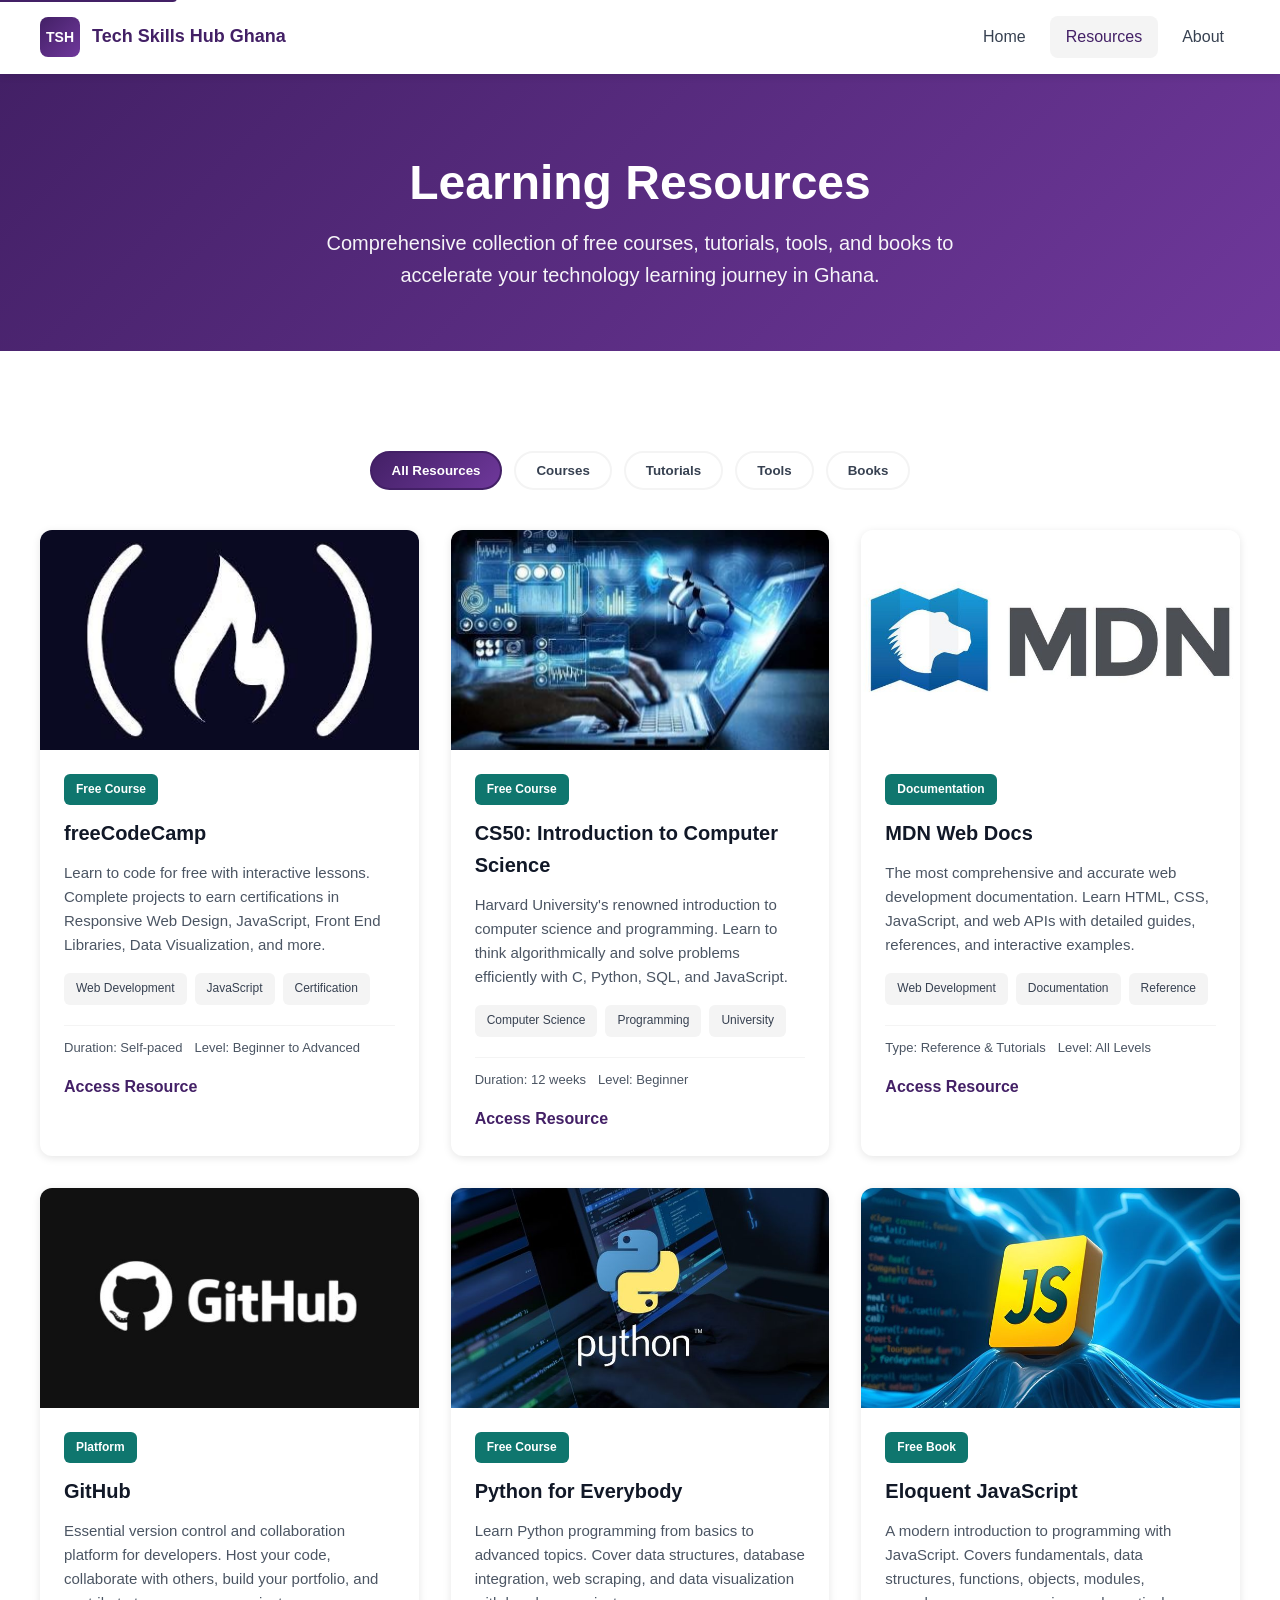
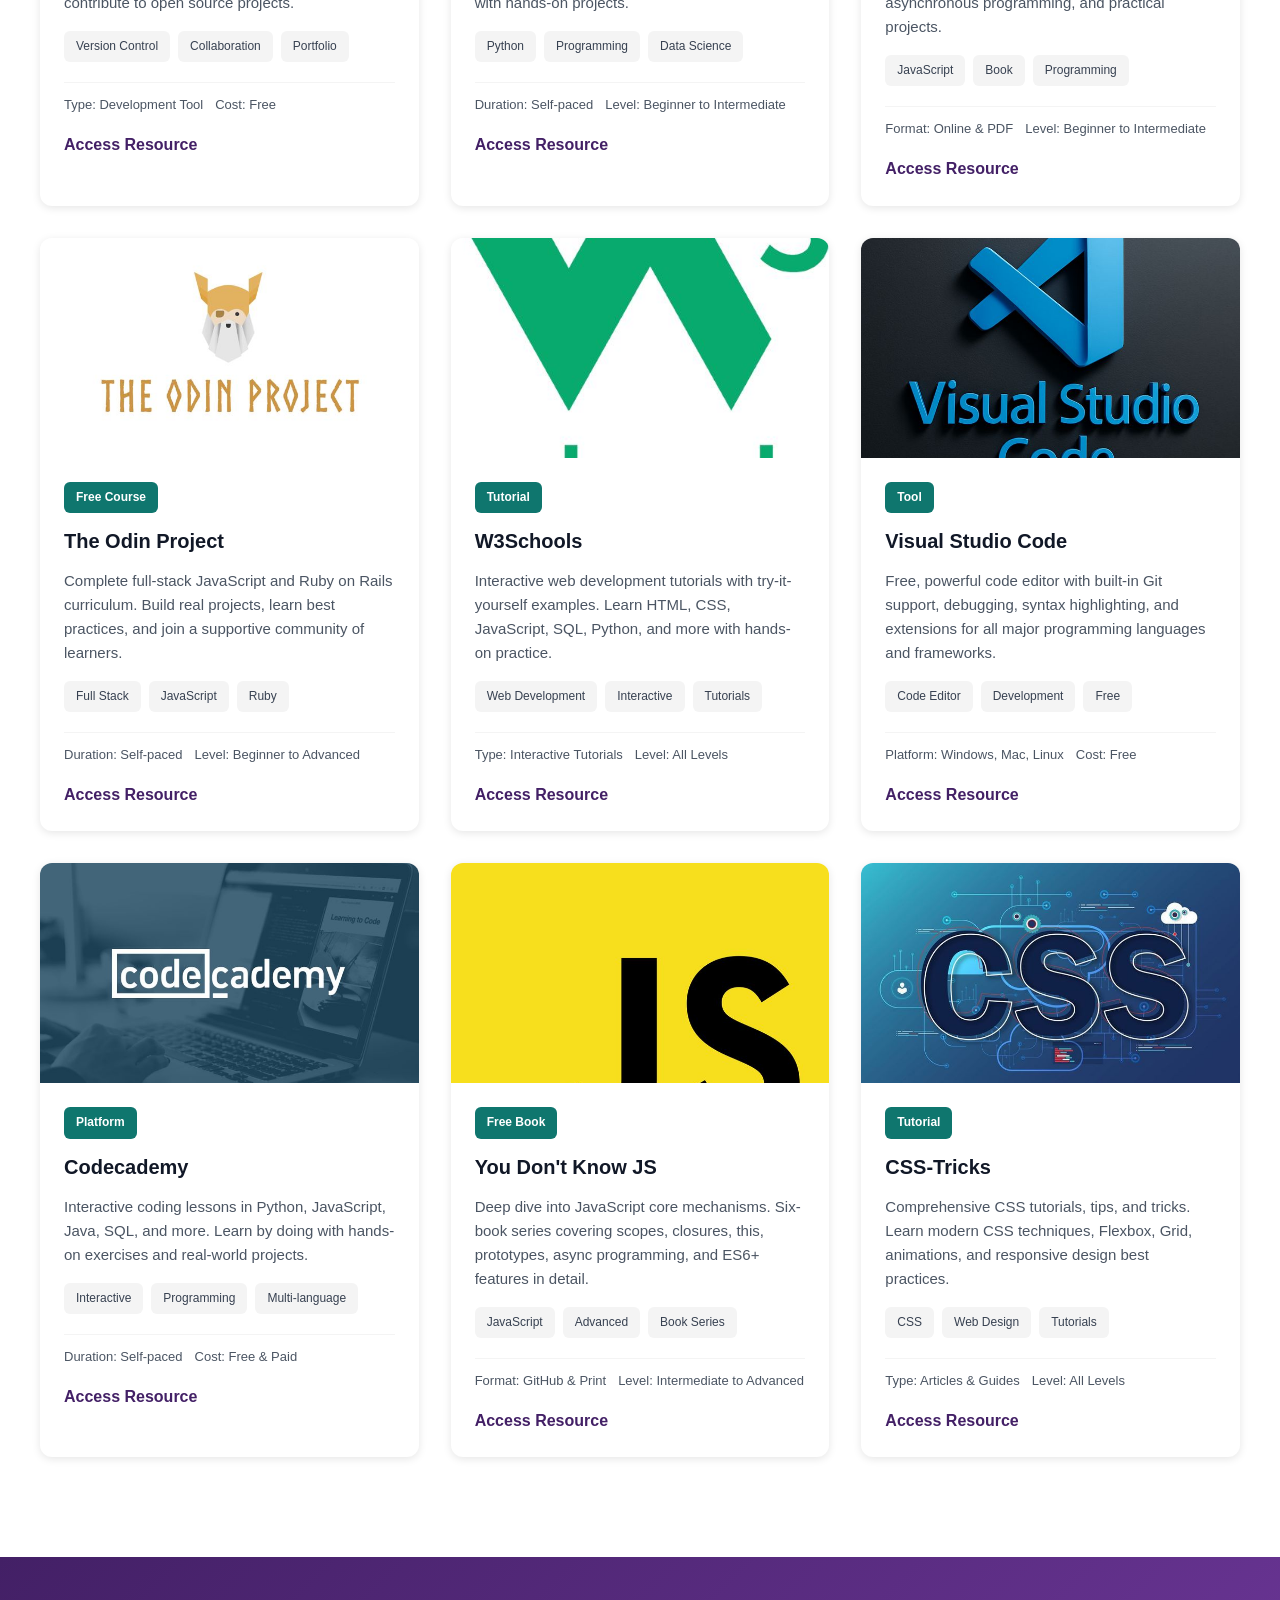
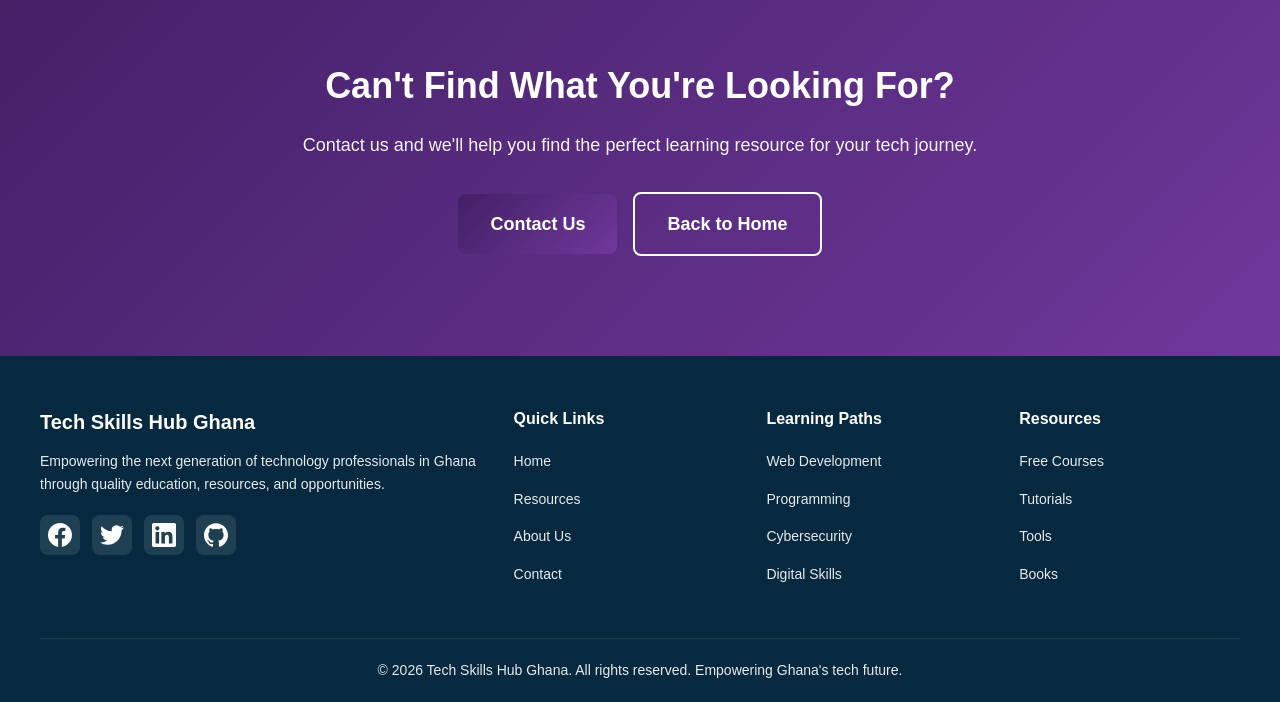
<file: finalproject/resources.html>
<!DOCTYPE html>
<html lang="en">

<head>
    <meta charset="UTF-8">
    <meta name="viewport" content="width=device-width, initial-scale=1.0">
    <title>Learning Resources | Tech Skills Hub Ghana</title>
    <meta name="description"
        content="Browse our comprehensive collection of free coding courses, tutorials, tools, and books to accelerate your tech learning journey in Ghana.">
    <meta name="keywords"
        content="Tech Resources Ghana, Free Coding Courses, Programming Tutorials, Web Development Tools, Tech Books Ghana">
    <meta name="author" content="Tech Skills Hub Ghana">

    <!-- Open Graph Meta Tags -->
    <meta property="og:title" content="Learning Resources | Tech Skills Hub Ghana">
    <meta property="og:description"
        content="Comprehensive collection of free coding courses, tutorials, and tools for Ghanaian tech learners.">
    <meta property="og:type" content="website">
    <meta property="og:url" content="https://oseigodfred.github.io/wdd231/finalproject/index.html/resources.html">
    <meta property="og:image" content="https://oseigodfred.github.io/wdd231/finalproject/images/og-image.webp">

    <!-- Twitter Card Meta Tags -->
    <meta name="twitter:card" content="summary_large_image">
    <meta name="twitter:title" content="Learning Resources | Tech Skills Hub Ghana">
    <meta name="twitter:description"
        content="Comprehensive collection of free coding courses, tutorials, and tools for Ghanaian tech learners.">
    <meta name="twitter:image" content="https://oseigodfred.github.io/wdd231/finalproject/images/og-image.webp">

    <!-- Favicon -->
    <link rel="icon" type="image/png" href="images/favicon.ico">

    <link rel="preconnect" href="https://fonts.googleapis.com">
    <link rel="preconnect" href="https://fonts.gstatic.com" crossorigin>
    <link rel="stylesheet"
        href="https://fonts.googleapis.com/css2?family=Playfair+Display:wght@700;900&family=Source+Sans+3:wght@300;400;600&display=swap">

    <!-- Stylesheets -->
    <link rel="stylesheet" href="styles/small.css">
    <link rel="stylesheet" href="styles/large.css">

    <!-- JavaScript -->
    <script src="scripts/main.js" defer></script>
</head>

<body>
    <!-- Skip to main content link for accessibility -->
    <a href="#main-content" class="skip-link">Skip to main content</a>

    <!-- Header and Navigation -->
    <header class="site-header">
        <div class="container">
            <nav class="main-nav" aria-label="Main navigation">
                <div class="nav-brand">
                    <a href="index.html" class="logo">
                        <span class="logo-icon">TSH</span>
                        <span class="logo-text">Tech Skills Hub Ghana</span>
                    </a>
                </div>

                <button class="nav-toggle" aria-label="Toggle navigation menu" aria-expanded="false">
                    <span class="hamburger"></span>
                    <span class="hamburger"></span>
                    <span class="hamburger"></span>
                </button>

                <ul class="nav-menu">
                    <li><a href="index.html" class="nav-link">Home</a></li>
                    <li><a href="resources.html" class="nav-link active">Resources</a></li>
                    <li><a href="about.html" class="nav-link">About</a></li>
                </ul>
            </nav>
        </div>
    </header>

    <!-- Main Content -->
    <main id="main-content">
        <!-- Page Hero -->
        <section class="page-hero">
            <div class="container">
                <h1 class="page-title">Learning Resources</h1>
                <p class="page-subtitle">Comprehensive collection of free courses, tutorials, tools, and books to
                    accelerate your technology learning journey in Ghana.</p>
            </div>
        </section>

        <!-- Resource Filters -->
        <section class="section">
            <div class="container">
                <div class="resource-filters">
                    <button class="filter-btn active" data-filter="all">All Resources</button>
                    <button class="filter-btn" data-filter="courses">Courses</button>
                    <button class="filter-btn" data-filter="tutorials">Tutorials</button>
                    <button class="filter-btn" data-filter="tools">Tools</button>
                    <button class="filter-btn" data-filter="books">Books</button>
                </div>

                <div class="resources-grid">
                    <!-- Web Development Resources -->
                    <article class="resource-card" data-category="courses">
                        <div class="resource-image">
                            <img src="images/freecode.webp"
                                alt="freeCodeCamp platform screenshot showing coding challenges" width="400"
                                height="250">
                        </div>
                        <div class="resource-content">
                            <span class="resource-badge">Free Course</span>
                            <h3 class="resource-title">freeCodeCamp</h3>
                            <p class="resource-description">Learn to code for free with interactive lessons. Complete
                                projects to earn certifications in Responsive Web Design, JavaScript, Front End
                                Libraries, Data Visualization, and more.</p>
                            <div class="resource-tags">
                                <span class="tag">Web Development</span>
                                <span class="tag">JavaScript</span>
                                <span class="tag">Certification</span>
                            </div>
                            <div class="resource-meta">
                                <span class="meta-item">Duration: Self-paced</span>
                                <span class="meta-item">Level: Beginner to Advanced</span>
                            </div>
                            <a href="https://www.freecodecamp.org" class="resource-link" target="_blank"
                                rel="noopener noreferrer">Access Resource</a>
                        </div>
                    </article>

                    <article class="resource-card" data-category="courses">
                        <div class="resource-image">
                            <img src="images/compscience.webp" alt="Harvard CS50 course interface" width="400"
                                height="250">
                        </div>
                        <div class="resource-content">
                            <span class="resource-badge">Free Course</span>
                            <h3 class="resource-title">CS50: Introduction to Computer Science</h3>
                            <p class="resource-description">Harvard University's renowned introduction to computer
                                science and programming. Learn to think algorithmically and solve problems efficiently
                                with C, Python, SQL, and JavaScript.</p>
                            <div class="resource-tags">
                                <span class="tag">Computer Science</span>
                                <span class="tag">Programming</span>
                                <span class="tag">University</span>
                            </div>
                            <div class="resource-meta">
                                <span class="meta-item">Duration: 12 weeks</span>
                                <span class="meta-item">Level: Beginner</span>
                            </div>
                            <a href="https://cs50.harvard.edu" class="resource-link" target="_blank"
                                rel="noopener noreferrer">Access Resource</a>
                        </div>
                    </article>

                    <article class="resource-card" data-category="tutorials">
                        <div class="resource-image">
                            <img src="images/mdn.webp" alt="MDN Web Docs documentation homepage" width="400"
                                height="250">
                        </div>
                        <div class="resource-content">
                            <span class="resource-badge">Documentation</span>
                            <h3 class="resource-title">MDN Web Docs</h3>
                            <p class="resource-description">The most comprehensive and accurate web development
                                documentation. Learn HTML, CSS, JavaScript, and web APIs with detailed guides,
                                references, and interactive examples.</p>
                            <div class="resource-tags">
                                <span class="tag">Web Development</span>
                                <span class="tag">Documentation</span>
                                <span class="tag">Reference</span>
                            </div>
                            <div class="resource-meta">
                                <span class="meta-item">Type: Reference & Tutorials</span>
                                <span class="meta-item">Level: All Levels</span>
                            </div>
                            <a href="https://developer.mozilla.org" class="resource-link" target="_blank"
                                rel="noopener noreferrer">Access Resource</a>
                        </div>
                    </article>

                    <article class="resource-card" data-category="tools">
                        <div class="resource-image">
                            <img src="images/github.webp" alt="GitHub platform showing code repositories" width="400"
                                height="250">
                        </div>
                        <div class="resource-content">
                            <span class="resource-badge">Platform</span>
                            <h3 class="resource-title">GitHub</h3>
                            <p class="resource-description">Essential version control and collaboration platform for
                                developers. Host your code, collaborate with others, build your portfolio, and
                                contribute to open source projects.</p>
                            <div class="resource-tags">
                                <span class="tag">Version Control</span>
                                <span class="tag">Collaboration</span>
                                <span class="tag">Portfolio</span>
                            </div>
                            <div class="resource-meta">
                                <span class="meta-item">Type: Development Tool</span>
                                <span class="meta-item">Cost: Free</span>
                            </div>
                            <a href="https://github.com" class="resource-link" target="_blank"
                                rel="noopener noreferrer">Access Resource</a>
                        </div>
                    </article>

                    <article class="resource-card" data-category="courses">
                        <div class="resource-image">
                            <img src="images/python.webp" alt="Python programming tutorial interface" width="400"
                                height="250">
                        </div>
                        <div class="resource-content">
                            <span class="resource-badge">Free Course</span>
                            <h3 class="resource-title">Python for Everybody</h3>
                            <p class="resource-description">Learn Python programming from basics to advanced topics.
                                Cover data structures, database integration, web scraping, and data visualization with
                                hands-on projects.</p>
                            <div class="resource-tags">
                                <span class="tag">Python</span>
                                <span class="tag">Programming</span>
                                <span class="tag">Data Science</span>
                            </div>
                            <div class="resource-meta">
                                <span class="meta-item">Duration: Self-paced</span>
                                <span class="meta-item">Level: Beginner to Intermediate</span>
                            </div>
                            <a href="https://www.py4e.com" class="resource-link" target="_blank"
                                rel="noopener noreferrer">Access Resource</a>
                        </div>
                    </article>

                    <article class="resource-card" data-category="books">
                        <div class="resource-image">
                            <img src="images/javascript.webp" alt="Eloquent JavaScript book cover" width="400"
                                height="250">
                        </div>
                        <div class="resource-content">
                            <span class="resource-badge">Free Book</span>
                            <h3 class="resource-title">Eloquent JavaScript</h3>
                            <p class="resource-description">A modern introduction to programming with JavaScript. Covers
                                fundamentals, data structures, functions, objects, modules, asynchronous programming,
                                and practical projects.</p>
                            <div class="resource-tags">
                                <span class="tag">JavaScript</span>
                                <span class="tag">Book</span>
                                <span class="tag">Programming</span>
                            </div>
                            <div class="resource-meta">
                                <span class="meta-item">Format: Online & PDF</span>
                                <span class="meta-item">Level: Beginner to Intermediate</span>
                            </div>
                            <a href="https://eloquentjavascript.net" class="resource-link" target="_blank"
                                rel="noopener noreferrer">Access Resource</a>
                        </div>
                    </article>

                    <!-- Additional Resources -->
                    <article class="resource-card" data-category="courses">
                        <div class="resource-image">
                            <img src="images/odin.webp" alt="The Odin Project interface" width="400" height="250">
                        </div>
                        <div class="resource-content">
                            <span class="resource-badge">Free Course</span>
                            <h3 class="resource-title">The Odin Project</h3>
                            <p class="resource-description">Complete full-stack JavaScript and Ruby on Rails curriculum.
                                Build real projects, learn best practices, and join a supportive community of learners.
                            </p>
                            <div class="resource-tags">
                                <span class="tag">Full Stack</span>
                                <span class="tag">JavaScript</span>
                                <span class="tag">Ruby</span>
                            </div>
                            <div class="resource-meta">
                                <span class="meta-item">Duration: Self-paced</span>
                                <span class="meta-item">Level: Beginner to Advanced</span>
                            </div>
                            <a href="https://www.theodinproject.com" class="resource-link" target="_blank"
                                rel="noopener noreferrer">Access Resource</a>
                        </div>
                    </article>

                    <article class="resource-card" data-category="tutorials">
                        <div class="resource-image">
                            <img src="images/w3sch.webp" alt="W3Schools tutorial interface" width="400" height="250">
                        </div>
                        <div class="resource-content">
                            <span class="resource-badge">Tutorial</span>
                            <h3 class="resource-title">W3Schools</h3>
                            <p class="resource-description">Interactive web development tutorials with try-it-yourself
                                examples. Learn HTML, CSS, JavaScript, SQL, Python, and more with hands-on practice.</p>
                            <div class="resource-tags">
                                <span class="tag">Web Development</span>
                                <span class="tag">Interactive</span>
                                <span class="tag">Tutorials</span>
                            </div>
                            <div class="resource-meta">
                                <span class="meta-item">Type: Interactive Tutorials</span>
                                <span class="meta-item">Level: All Levels</span>
                            </div>
                            <a href="https://www.w3schools.com" class="resource-link" target="_blank"
                                rel="noopener noreferrer">Access Resource</a>
                        </div>
                    </article>

                    <article class="resource-card" data-category="tools">
                        <div class="resource-image">
                            <img src="images/vscode.webp" alt="Visual Studio Code editor" width="400" height="250">
                        </div>
                        <div class="resource-content">
                            <span class="resource-badge">Tool</span>
                            <h3 class="resource-title">Visual Studio Code</h3>
                            <p class="resource-description">Free, powerful code editor with built-in Git support,
                                debugging, syntax highlighting, and extensions for all major programming languages and
                                frameworks.</p>
                            <div class="resource-tags">
                                <span class="tag">Code Editor</span>
                                <span class="tag">Development</span>
                                <span class="tag">Free</span>
                            </div>
                            <div class="resource-meta">
                                <span class="meta-item">Platform: Windows, Mac, Linux</span>
                                <span class="meta-item">Cost: Free</span>
                            </div>
                            <a href="https://code.visualstudio.com" class="resource-link" target="_blank"
                                rel="noopener noreferrer">Access Resource</a>
                        </div>
                    </article>

                    <article class="resource-card" data-category="courses">
                        <div class="resource-image">
                            <img src="images/codeacademy.webp" alt="Codecademy learning platform" width="400"
                                height="250">
                        </div>
                        <div class="resource-content">
                            <span class="resource-badge">Platform</span>
                            <h3 class="resource-title">Codecademy</h3>
                            <p class="resource-description">Interactive coding lessons in Python, JavaScript, Java, SQL,
                                and more. Learn by doing with hands-on exercises and real-world projects.</p>
                            <div class="resource-tags">
                                <span class="tag">Interactive</span>
                                <span class="tag">Programming</span>
                                <span class="tag">Multi-language</span>
                            </div>
                            <div class="resource-meta">
                                <span class="meta-item">Duration: Self-paced</span>
                                <span class="meta-item">Cost: Free & Paid</span>
                            </div>
                            <a href="https://www.codecademy.com" class="resource-link" target="_blank"
                                rel="noopener noreferrer">Access Resource</a>
                        </div>
                    </article>

                    <article class="resource-card" data-category="books">
                        <div class="resource-image">
                            <img src="images/js.webp" alt="You Don't Know JS book series" width="400" height="250">
                        </div>
                        <div class="resource-content">
                            <span class="resource-badge">Free Book</span>
                            <h3 class="resource-title">You Don't Know JS</h3>
                            <p class="resource-description">Deep dive into JavaScript core mechanisms. Six-book series
                                covering scopes, closures, this, prototypes, async programming, and ES6+ features in
                                detail.</p>
                            <div class="resource-tags">
                                <span class="tag">JavaScript</span>
                                <span class="tag">Advanced</span>
                                <span class="tag">Book Series</span>
                            </div>
                            <div class="resource-meta">
                                <span class="meta-item">Format: GitHub & Print</span>
                                <span class="meta-item">Level: Intermediate to Advanced</span>
                            </div>
                            <a href="https://github.com/getify/You-Dont-Know-JS" class="resource-link" target="_blank"
                                rel="noopener noreferrer">Access Resource</a>
                        </div>
                    </article>

                    <article class="resource-card" data-category="tutorials">
                        <div class="resource-image">
                            <img src="images/css.webp" alt="CSS Tricks website" width="400" height="250">
                        </div>
                        <div class="resource-content">
                            <span class="resource-badge">Tutorial</span>
                            <h3 class="resource-title">CSS-Tricks</h3>
                            <p class="resource-description">Comprehensive CSS tutorials, tips, and tricks. Learn modern
                                CSS techniques, Flexbox, Grid, animations, and responsive design best practices.</p>
                            <div class="resource-tags">
                                <span class="tag">CSS</span>
                                <span class="tag">Web Design</span>
                                <span class="tag">Tutorials</span>
                            </div>
                            <div class="resource-meta">
                                <span class="meta-item">Type: Articles & Guides</span>
                                <span class="meta-item">Level: All Levels</span>
                            </div>
                            <a href="https://css-tricks.com" class="resource-link" target="_blank"
                                rel="noopener noreferrer">Access Resource</a>
                        </div>
                    </article>
                </div>
            </div>
        </section>

        <!-- CTA Section -->
        <section class="section cta">
            <div class="container">
                <div class="cta-content">
                    <h2 class="cta-title">Can't Find What You're Looking For?</h2>
                    <p class="cta-description">Contact us and we'll help you find the perfect learning resource for your
                        tech journey.</p>
                    <div class="cta-actions">
                        <a href="about.html#contact" class="btn btn-primary btn-large">Contact Us</a>
                        <a href="index.html" class="btn btn-secondary btn-large">Back to Home</a>
                    </div>
                </div>
            </div>
        </section>
    </main>

    <!-- Footer -->
    <footer class="site-footer">
        <div class="container">
            <div class="footer-content">
                <div class="footer-section">
                    <h3 class="footer-title">Tech Skills Hub Ghana</h3>
                    <p class="footer-description">Empowering the next generation of technology professionals in Ghana
                        through quality education, resources, and opportunities.</p>
                    <div class="social-links">
                        <a href="https://facebook.com" class="social-link" aria-label="Follow us on Facebook"
                            target="_blank" rel="noopener noreferrer">
                            <svg width="24" height="24" viewBox="0 0 24 24" fill="currentColor" aria-hidden="true">
                                <path
                                    d="M24 12.073c0-6.627-5.373-12-12-12s-12 5.373-12 12c0 5.99 4.388 10.954 10.125 11.854v-8.385H7.078v-3.47h3.047V9.43c0-3.007 1.792-4.669 4.533-4.669 1.312 0 2.686.235 2.686.235v2.953H15.83c-1.491 0-1.956.925-1.956 1.874v2.25h3.328l-.532 3.47h-2.796v8.385C19.612 23.027 24 18.062 24 12.073z">
                                </path>
                            </svg>
                        </a>
                        <a href="https://twitter.com" class="social-link" aria-label="Follow us on Twitter"
                            target="_blank" rel="noopener noreferrer">
                            <svg width="24" height="24" viewBox="0 0 24 24" fill="currentColor" aria-hidden="true">
                                <path
                                    d="M23.953 4.57a10 10 0 01-2.825.775 4.958 4.958 0 002.163-2.723c-.951.555-2.005.959-3.127 1.184a4.92 4.92 0 00-8.384 4.482C7.69 8.095 4.067 6.13 1.64 3.162a4.822 4.822 0 00-.666 2.475c0 1.71.87 3.213 2.188 4.096a4.904 4.904 0 01-2.228-.616v.06a4.923 4.923 0 003.946 4.827 4.996 4.996 0 01-2.212.085 4.936 4.936 0 004.604 3.417 9.867 9.867 0 01-6.102 2.105c-.39 0-.779-.023-1.17-.067a13.995 13.995 0 007.557 2.209c9.053 0 13.998-7.496 13.998-13.985 0-.21 0-.42-.015-.63A9.935 9.935 0 0024 4.59z">
                                </path>
                            </svg>
                        </a>
                        <a href="https://linkedin.com" class="social-link" aria-label="Follow us on LinkedIn"
                            target="_blank" rel="noopener noreferrer">
                            <svg width="24" height="24" viewBox="0 0 24 24" fill="currentColor" aria-hidden="true">
                                <path
                                    d="M20.447 20.452h-3.554v-5.569c0-1.328-.027-3.037-1.852-3.037-1.853 0-2.136 1.445-2.136 2.939v5.667H9.351V9h3.414v1.561h.046c.477-.9 1.637-1.85 3.37-1.85 3.601 0 4.267 2.37 4.267 5.455v6.286zM5.337 7.433c-1.144 0-2.063-.926-2.063-2.065 0-1.138.92-2.063 2.063-2.063 1.14 0 2.064.925 2.064 2.063 0 1.139-.925 2.065-2.064 2.065zm1.782 13.019H3.555V9h3.564v11.452zM22.225 0H1.771C.792 0 0 .774 0 1.729v20.542C0 23.227.792 24 1.771 24h20.451C23.2 24 24 23.227 24 22.271V1.729C24 .774 23.2 0 22.222 0h.003z">
                                </path>
                            </svg>
                        </a>
                        <a href="https://github.com" class="social-link" aria-label="Follow us on GitHub"
                            target="_blank" rel="noopener noreferrer">
                            <svg width="24" height="24" viewBox="0 0 24 24" fill="currentColor" aria-hidden="true">
                                <path
                                    d="M12 .297c-6.63 0-12 5.373-12 12 0 5.303 3.438 9.8 8.205 11.385.6.113.82-.258.82-.577 0-.285-.01-1.04-.015-2.04-3.338.724-4.042-1.61-4.042-1.61C4.422 18.07 3.633 17.7 3.633 17.7c-1.087-.744.084-.729.084-.729 1.205.084 1.838 1.236 1.838 1.236 1.07 1.835 2.809 1.305 3.495.998.108-.776.417-1.305.76-1.605-2.665-.3-5.466-1.332-5.466-5.93 0-1.31.465-2.38 1.235-3.22-.135-.303-.54-1.523.105-3.176 0 0 1.005-.322 3.3 1.23.96-.267 1.98-.399 3-.405 1.02.006 2.04.138 3 .405 2.28-1.552 3.285-1.23 3.285-1.23.645 1.653.24 2.873.12 3.176.765.84 1.23 1.91 1.23 3.22 0 4.61-2.805 5.625-5.475 5.92.42.36.81 1.096.81 2.22 0 1.606-.015 2.896-.015 3.286 0 .315.21.69.825.57C20.565 22.092 24 17.592 24 12.297c0-6.627-5.373-12-12-12">
                                </path>
                            </svg>
                        </a>
                    </div>
                </div>

                <div class="footer-section">
                    <h4 class="footer-heading">Quick Links</h4>
                    <ul class="footer-links">
                        <li><a href="index.html">Home</a></li>
                        <li><a href="resources.html">Resources</a></li>
                        <li><a href="about.html">About Us</a></li>
                        <li><a href="about.html#contact">Contact</a></li>
                    </ul>
                </div>

                <div class="footer-section">
                    <h4 class="footer-heading">Learning Paths</h4>
                    <ul class="footer-links">
                        <li><a href="index.html#learning-paths">Web Development</a></li>
                        <li><a href="index.html#learning-paths">Programming</a></li>
                        <li><a href="index.html#learning-paths">Cybersecurity</a></li>
                        <li><a href="index.html#learning-paths">Digital Skills</a></li>
                    </ul>
                </div>

                <div class="footer-section">
                    <h4 class="footer-heading">Resources</h4>
                    <ul class="footer-links">
                        <li><a href="resources.html">Free Courses</a></li>
                        <li><a href="resources.html">Tutorials</a></li>
                        <li><a href="resources.html">Tools</a></li>
                        <li><a href="resources.html">Books</a></li>
                    </ul>
                </div>
            </div>

            <div class="footer-bottom">
                <p>&copy; <span id="currentYear"></span> Tech Skills Hub Ghana. All rights reserved. Empowering Ghana's
                    tech future.</p>
            </div>
        </div>
    </footer>

    <!-- Back to Top Button -->
    <button class="back-to-top" aria-label="Back to top">
        <svg width="24" height="24" viewBox="0 0 24 24" fill="none" stroke="currentColor" stroke-width="2"
            aria-hidden="true">
            <line x1="12" y1="19" x2="12" y2="5"></line>
            <polyline points="5 12 12 5 19 12"></polyline>
        </svg>
    </button>


</body>

</html>
</file>
<file: styles/larger.css>
/* ===== Larger Screen Styles ===== */
@media screen and (min-width: 768px) {

  /* Header */
  header {
    padding: 0.75rem 2rem;
  }

  #hamburger {
    display: none;
  }

  /* Navigation */
  nav {
    background-color: var(--primary-dark);
    max-height: none;
    overflow: visible;
  }

  nav ul {
    flex-direction: row;
    justify-content: center;
    gap: 0;
  }

  nav ul li a {
    padding: 0.75rem 1.75rem;
    border-bottom: none;
    border-right: 1px solid rgba(255, 255, 255, 0.1);
    position: relative;
  }

  nav ul li:last-child a {
    border-right: none;
  }

  nav ul li a:hover {
    padding-left: 1.75rem;
    background-color: var(--primary-light);
  }

  nav ul li a::after {
    content: '';
    position: absolute;
    bottom: 0;
    left: 50%;
    transform: translateX(-50%) scaleX(0);
    width: 80%;
    height: 3px;
    background-color: var(--accent);
    transition: transform 0.3s ease;
  }

  nav ul li a:hover::after {
    transform: translateX(-50%) scaleX(1);
  }

  nav ul li a.active::after {
    transform: translateX(-50%) scaleX(1);
  }

  /* Main */
  main {
    padding: 2rem;
  }

  main h1 {
    font-size: 2.5rem;
  }

  /* Sections - Two Column Layout */
  .sections-wrapper {
    display: grid;
    grid-template-columns: 1fr 2fr;
    gap: 1.5rem;
  }

  .sections-wrapper .profile-section {
    grid-column: 1;
    grid-row: 1 / 3;
  }

  .sections-wrapper .certificate-section {
    grid-column: 2;
    grid-row: 1;
  }

  .sections-wrapper .learning-section {
    grid-column: 1 / -1;
    grid-row: 3;
  }

  section h2 {
    font-size: 1.5rem;
  }

  /* Course Cards */
  .course-container {
    grid-template-columns: repeat(auto-fill, minmax(140px, 1fr));
  }

  /* Footer */
  .footer-content {
    flex-direction: row;
    justify-content: space-between;
    text-align: left;
  }

  .footer-info {
    text-align: center;
  }

  #lastModified {
    text-align: right;
  }
}

/* ===== Extra Large Screens ===== */
@media screen and (min-width: 1024px) {
  .course-container {
    grid-template-columns: repeat(6, 1fr);
  }

  main {
    padding: 2.5rem 3rem;
  }
}
</file>
<file: finalproject/styles/small.css>
/* ===================================
   Tech Skills Hub Ghana - Mobile First CSS
   WDD 231 Final Project
   Author: Tech Skills Hub Ghana
   =================================== */

/* ===================================
   CSS Reset & Base Styles
   =================================== */

* {
  margin: 0;
  padding: 0;
  box-sizing: border-box;
}

html {
  font-size: 16px;
  scroll-behavior: smooth;
}

body {
  font-family: 'Segoe UI', Roboto, 'Helvetica Neue', Arial, sans-serif;
  line-height: 1.6;
  color: #374151;
  background-color: #FFFFFF;
}

img {
  max-width: 100%;
  height: auto;
  display: block;
}

a {
  text-decoration: none;
  color: inherit;
}

ul {
  list-style: none;
}

/* ===================================
   Skip Link for Accessibility
   =================================== */

.skip-link {
  position: absolute;
  top: -40px;
  left: 0;
  background: #432066;
  color: #FFFFFF;
  padding: 8px 16px;
  z-index: 100;
  border-radius: 0 0 4px 0;
}

.skip-link:focus {
  top: 0;
}

/* ===================================
   Container & Layout
   =================================== */

.container {
  max-width: 1200px;
  margin: 0 auto;
  padding: 0 20px;
}

/* ===================================
   Header & Navigation
   =================================== */

.site-header {
  background-color: #FFFFFF;
  box-shadow: 0 2px 8px rgba(0, 0, 0, 0.1);
  position: sticky;
  top: 0;
  z-index: 50;
}

.main-nav {
  display: flex;
  justify-content: space-between;
  align-items: center;
  padding: 16px 0;
}

.nav-brand {
  flex: 1;
}

.logo {
  display: flex;
  align-items: center;
  gap: 12px;
  font-weight: 700;
  color: #432066;
}

.logo-icon {
  background: linear-gradient(135deg, #432066, #6F389B);
  color: #FFFFFF;
  width: 40px;
  height: 40px;
  display: flex;
  align-items: center;
  justify-content: center;
  border-radius: 8px;
  font-size: 14px;
  font-weight: 700;
}

.logo-text {
  font-size: 18px;
  display: none;
}

.nav-toggle {
  background: none;
  border: none;
  cursor: pointer;
  padding: 8px;
  display: flex;
  flex-direction: column;
  gap: 4px;
  z-index: 60;
}

.hamburger {
  width: 24px;
  height: 2px;
  background-color: #432066;
  transition: all 0.3s ease;
}

.nav-toggle[aria-expanded="true"] .hamburger:nth-child(1) {
  transform: rotate(45deg) translate(5px, 5px);
}

.nav-toggle[aria-expanded="true"] .hamburger:nth-child(2) {
  opacity: 0;
}

.nav-toggle[aria-expanded="true"] .hamburger:nth-child(3) {
  transform: rotate(-45deg) translate(7px, -6px);
}

.nav-menu {
  position: fixed;
  top: 72px;
  left: 0;
  right: 0;
  background-color: #FFFFFF;
  box-shadow: 0 4px 8px rgba(0, 0, 0, 0.1);
  max-height: 0;
  overflow: hidden;
  transition: max-height 0.3s ease;
}

.nav-menu.active {
  max-height: 400px;
}

.nav-menu li {
  border-bottom: 1px solid #F4F4F4;
}

.nav-link {
  display: block;
  padding: 16px 20px;
  color: #374151;
  font-weight: 500;
  transition: background-color 0.3s ease, color 0.3s ease;
}

.nav-link:hover,
.nav-link:focus {
  background-color: #F4F4F4;
  color: #432066;
}

.nav-link.active {
  color: #432066;
  background-color: #F4F4F4;
  border-left: 4px solid #432066;
}

/* ===================================
   Buttons
   =================================== */

.btn {
  display: inline-block;
  padding: 12px 24px;
  border-radius: 8px;
  font-weight: 600;
  font-size: 16px;
  text-align: center;
  cursor: pointer;
  border: none;
  transition: all 0.3s ease;
}

.btn-primary {
  background: linear-gradient(135deg, #432066, #6F389B);
  color: #FFFFFF;
}

.btn-primary:hover,
.btn-primary:focus {
  background: linear-gradient(135deg, #6F389B, #432066);
  transform: translateY(-2px);
  box-shadow: 0 4px 12px rgba(67, 32, 102, 0.3);
}

.btn-secondary {
  background-color: #0F766E;
  color: #FFFFFF;
}

.btn-secondary:hover,
.btn-secondary:focus {
  background-color: #115E59;
  transform: translateY(-2px);
  box-shadow: 0 4px 12px rgba(15, 118, 110, 0.3);
}

.btn-large {
  padding: 16px 32px;
  font-size: 18px;
}

/* ===================================
   Hero Section
   =================================== */

.hero {
  background: linear-gradient(135deg, #F4F4F4 0%, #FFFFFF 100%);
  padding: 60px 0;
}

.hero .container {
  display: flex;
  flex-direction: column;
  gap: 40px;
}

.hero-content {
  text-align: center;
}

.hero-title {
  font-size: 32px;
  font-weight: 800;
  color: #111827;
  margin-bottom: 20px;
  line-height: 1.2;
}

.hero-subtitle {
  font-size: 18px;
  color: #4B5563;
  margin-bottom: 30px;
  line-height: 1.6;
}

.hero-actions {
  display: flex;
  flex-direction: column;
  gap: 16px;
  align-items: center;
}

.hero-image {
  display: flex;
  justify-content: center;
}

.hero-image img {
  border-radius: 16px;
  box-shadow: 0 10px 30px rgba(0, 0, 0, 0.15);
}

/* ===================================
   Section Styles
   =================================== */

.section {
  padding: 60px 0;
}

.section-header {
  text-align: center;
  margin-bottom: 50px;
}

.section-title {
  font-size: 28px;
  font-weight: 700;
  color: #111827;
  margin-bottom: 16px;
}

.section-description {
  font-size: 16px;
  color: #4B5563;
  max-width: 700px;
  margin: 0 auto;
  line-height: 1.6;
}

/* ===================================
   Learning Paths Section
   =================================== */

.learning-paths {
  background-color: #F4F4F4;
}

.paths-grid {
  display: grid;
  grid-template-columns: 1fr;
  gap: 24px;
}

.path-card {
  background-color: #FFFFFF;
  border-radius: 12px;
  padding: 32px 24px;
  box-shadow: 0 2px 8px rgba(0, 0, 0, 0.1);
  transition: transform 0.3s ease, box-shadow 0.3s ease;
}

.path-card:hover,
.path-card:focus-within {
  transform: translateY(-4px);
  box-shadow: 0 8px 24px rgba(0, 0, 0, 0.15);
}

.path-icon {
  width: 64px;
  height: 64px;
  background: linear-gradient(135deg, #432066, #6F389B);
  border-radius: 12px;
  display: flex;
  align-items: center;
  justify-content: center;
  color: #FFFFFF;
  margin-bottom: 20px;
}

.path-title {
  font-size: 22px;
  font-weight: 700;
  color: #111827;
  margin-bottom: 12px;
}

.path-description {
  font-size: 15px;
  color: #4B5563;
  margin-bottom: 20px;
  line-height: 1.6;
}

.path-skills {
  margin-bottom: 24px;
}

.path-skills li {
  font-size: 14px;
  color: #374151;
  padding: 8px 0;
  border-bottom: 1px solid #F4F4F4;
}

.path-skills li:before {
  content: "✓ ";
  color: #0F766E;
  font-weight: 700;
  margin-right: 8px;
}

.path-link {
  display: inline-block;
  color: #432066;
  font-weight: 600;
  padding: 12px 24px;
  border: 2px solid #432066;
  border-radius: 8px;
  transition: all 0.3s ease;
}

.path-link:hover,
.path-link:focus {
  background-color: #432066;
  color: #FFFFFF;
}

/* ===================================
   Resources Section
   =================================== */

.resource-filters {
  display: flex;
  flex-wrap: wrap;
  gap: 12px;
  justify-content: center;
  margin-bottom: 40px;
}

.filter-btn {
  padding: 10px 20px;
  background-color: #FFFFFF;
  color: #374151;
  border: 2px solid #F4F4F4;
  border-radius: 20px;
  font-weight: 600;
  cursor: pointer;
  transition: all 0.3s ease;
}

.filter-btn:hover,
.filter-btn:focus {
  border-color: #432066;
  color: #432066;
}

.filter-btn.active {
  background: linear-gradient(135deg, #432066, #6F389B);
  color: #FFFFFF;
  border-color: #432066;
}

.resources-grid {
  display: grid;
  grid-template-columns: 1fr;
  gap: 30px;
}

.resource-card {
  background-color: #FFFFFF;
  border-radius: 12px;
  overflow: hidden;
  box-shadow: 0 2px 8px rgba(0, 0, 0, 0.1);
  transition: transform 0.3s ease, box-shadow 0.3s ease;
}

.resource-card:hover,
.resource-card:focus-within {
  transform: translateY(-4px);
  box-shadow: 0 8px 24px rgba(0, 0, 0, 0.15);
}

.resource-image {
  width: 100%;
  height: 200px;
  overflow: hidden;
}

.resource-image img {
  width: 100%;
  height: 100%;
  object-fit: cover;
}

.resource-content {
  padding: 24px;
}

.resource-badge {
  display: inline-block;
  background-color: #0F766E;
  color: #FFFFFF;
  padding: 6px 12px;
  border-radius: 6px;
  font-size: 12px;
  font-weight: 600;
  margin-bottom: 12px;
}

.resource-title {
  font-size: 20px;
  font-weight: 700;
  color: #111827;
  margin-bottom: 12px;
}

.resource-description {
  font-size: 15px;
  color: #4B5563;
  margin-bottom: 16px;
  line-height: 1.6;
}

.resource-tags {
  display: flex;
  flex-wrap: wrap;
  gap: 8px;
  margin-bottom: 20px;
}

.tag {
  background-color: #F4F4F4;
  color: #374151;
  padding: 6px 12px;
  border-radius: 6px;
  font-size: 12px;
  font-weight: 500;
}

.resource-link {
  display: inline-block;
  color: #432066;
  font-weight: 600;
  transition: color 0.3s ease;
}

.resource-link:hover,
.resource-link:focus {
  color: #6F389B;
}

/* ===================================
   Opportunities Section
   =================================== */

.opportunities {
  background-color: #F4F4F4;
}

.opportunities-grid {
  display: grid;
  grid-template-columns: 1fr;
  gap: 24px;
}

.opportunity-card {
  background-color: #FFFFFF;
  border-radius: 12px;
  padding: 24px;
  box-shadow: 0 2px 8px rgba(0, 0, 0, 0.1);
  transition: transform 0.3s ease, box-shadow 0.3s ease;
}

.opportunity-card:hover,
.opportunity-card:focus-within {
  transform: translateY(-4px);
  box-shadow: 0 8px 24px rgba(0, 0, 0, 0.15);
}

.opportunity-header {
  display: flex;
  justify-content: space-between;
  align-items: start;
  margin-bottom: 12px;
  flex-wrap: wrap;
  gap: 12px;
}

.opportunity-title {
  font-size: 20px;
  font-weight: 700;
  color: #111827;
}

.opportunity-type {
  background-color: #0F766E;
  color: #FFFFFF;
  padding: 4px 12px;
  border-radius: 6px;
  font-size: 12px;
  font-weight: 600;
}

.opportunity-company {
  font-size: 16px;
  font-weight: 600;
  color: #432066;
  margin-bottom: 4px;
}

.opportunity-location {
  font-size: 14px;
  color: #4B5563;
  margin-bottom: 12px;
}

.opportunity-description {
  font-size: 15px;
  color: #374151;
  line-height: 1.6;
  margin-bottom: 16px;
}

.opportunity-skills {
  display: flex;
  flex-wrap: wrap;
  gap: 8px;
  margin-bottom: 20px;
}

.skill-tag {
  background-color: #F4F4F4;
  color: #374151;
  padding: 6px 12px;
  border-radius: 6px;
  font-size: 12px;
  font-weight: 500;
}

.opportunity-link {
  display: inline-block;
  color: #432066;
  font-weight: 600;
  transition: color 0.3s ease;
}

.opportunity-link:hover,
.opportunity-link:focus {
  color: #6F389B;
}

/* ===================================
   Success Pathway Section
   =================================== */

.success-pathway {
  background-color: #FFFFFF;
}

.pathway-steps {
  display: flex;
  flex-direction: column;
  gap: 32px;
}

.step {
  display: flex;
  gap: 20px;
  align-items: start;
}

.step-number {
  width: 48px;
  height: 48px;
  background: linear-gradient(135deg, #432066, #6F389B);
  color: #FFFFFF;
  border-radius: 50%;
  display: flex;
  align-items: center;
  justify-content: center;
  font-size: 20px;
  font-weight: 700;
  flex-shrink: 0;
}

.step-content {
  flex: 1;
}

.step-title {
  font-size: 20px;
  font-weight: 700;
  color: #111827;
  margin-bottom: 8px;
}

.step-description {
  font-size: 15px;
  color: #4B5563;
  line-height: 1.6;
}

/* ===================================
   Testimonials Section
   =================================== */

.testimonials {
  background-color: #F4F4F4;
}

.testimonials-grid {
  display: grid;
  grid-template-columns: 1fr;
  gap: 24px;
}

.testimonial-card {
  background-color: #FFFFFF;
  border-radius: 12px;
  padding: 28px;
  box-shadow: 0 2px 8px rgba(0, 0, 0, 0.1);
}

.testimonial-rating {
  color: #F59E0B;
  font-size: 18px;
  margin-bottom: 16px;
}

.star {
  display: inline-block;
  margin-right: 2px;
}

.testimonial-quote {
  margin-bottom: 20px;
}

.testimonial-quote p {
  font-size: 16px;
  color: #374151;
  line-height: 1.6;
  font-style: italic;
}

.testimonial-author {
  display: flex;
  align-items: center;
  gap: 16px;
}

.author-image {
  width: 60px;
  height: 60px;
  border-radius: 50%;
  object-fit: cover;
}

.author-name {
  font-size: 16px;
  font-weight: 700;
  color: #111827;
  margin-bottom: 4px;
}

.author-role {
  font-size: 14px;
  color: #4B5563;
}

/* ===================================
   About Section
   =================================== */

.about {
  background-color: #FFFFFF;
}

.about-content {
  display: flex;
  flex-direction: column;
  gap: 40px;
}

.about-text {
  text-align: left;
}

.about-text .section-title {
  text-align: left;
}

.about-text p {
  font-size: 16px;
  color: #374151;
  line-height: 1.8;
  margin-bottom: 16px;
}

.about-stats {
  display: grid;
  grid-template-columns: 1fr 1fr;
  gap: 24px;
}

.stat {
  text-align: center;
  padding: 24px;
  background-color: #F4F4F4;
  border-radius: 12px;
}

.stat-number {
  font-size: 32px;
  font-weight: 800;
  color: #432066;
  margin-bottom: 8px;
}

.stat-label {
  font-size: 14px;
  color: #4B5563;
  font-weight: 500;
}

/* ===================================
   CTA Section
   =================================== */

.cta {
  background: linear-gradient(135deg, #432066, #6F389B);
  color: #FFFFFF;
}

.cta-content {
  text-align: center;
}

.cta-title {
  font-size: 28px;
  font-weight: 700;
  color: #FFFFFF;
  margin-bottom: 16px;
}

.cta-description {
  font-size: 16px;
  color: #FFFFFF;
  margin-bottom: 32px;
  opacity: 0.95;
}

.cta-actions {
  display: flex;
  flex-direction: column;
  gap: 16px;
  align-items: center;
}

.cta .btn-primary {
  background-color: #FFFFFF;
  color: #ffffff;
}

.cta .btn-primary:hover,
.cta .btn-primary:focus {
  background-color: #F4F4F4;
  color: #eddbff;
}

.cta .btn-secondary {
  background-color: transparent;
  color: #FFFFFF;
  border: 2px solid #FFFFFF;
}

.cta .btn-secondary:hover,
.cta .btn-secondary:focus {
  background-color: rgba(255, 255, 255, 0.1);
}

/* ===================================
   Contact Section
   =================================== */

.contact {
  background-color: #F4F4F4;
}

.contact-wrapper {
  display: flex;
  flex-direction: column;
  gap: 40px;
}

.contact-info h3 {
  font-size: 22px;
  font-weight: 700;
  color: #111827;
  margin-bottom: 24px;
}

.info-item {
  display: flex;
  gap: 16px;
  align-items: start;
  margin-bottom: 20px;
}

.info-item svg {
  color: #432066;
  flex-shrink: 0;
}

.info-label {
  font-size: 14px;
  font-weight: 600;
  color: #432066;
  margin-bottom: 4px;
}

.info-item p:not(.info-label) {
  font-size: 15px;
  color: #374151;
}

.contact-form {
  background-color: #FFFFFF;
  padding: 32px;
  border-radius: 12px;
  box-shadow: 0 2px 8px rgba(0, 0, 0, 0.1);
}

.form-group {
  margin-bottom: 20px;
}

.form-group label {
  display: block;
  font-size: 14px;
  font-weight: 600;
  color: #111827;
  margin-bottom: 8px;
}

.form-group input,
.form-group textarea {
  width: 100%;
  padding: 12px 16px;
  font-size: 15px;
  color: #374151;
  background-color: #F4F4F4;
  border: 2px solid #F4F4F4;
  border-radius: 8px;
  transition: border-color 0.3s ease;
  font-family: inherit;
}

.form-group input:focus,
.form-group textarea:focus {
  outline: none;
  border-color: #432066;
  background-color: #FFFFFF;
}

.form-group textarea {
  resize: vertical;
}

/* ===================================
   Footer
   =================================== */

.site-footer {
  background-color: #06293F;
  color: #FFFFFF;
  padding: 50px 0 20px;
}

.footer-content {
  display: grid;
  grid-template-columns: 1fr;
  gap: 32px;
  margin-bottom: 40px;
}

.footer-section {
  display: flex;
  flex-direction: column;
}

.footer-title {
  font-size: 20px;
  font-weight: 700;
  color: #FFFFFF;
  margin-bottom: 12px;
}

.footer-description {
  font-size: 14px;
  color: #FFFFFF;
  opacity: 0.9;
  line-height: 1.6;
  margin-bottom: 20px;
}

.social-links {
  display: flex;
  gap: 12px;
}

.social-link {
  width: 40px;
  height: 40px;
  background-color: rgba(255, 255, 255, 0.1);
  border-radius: 8px;
  display: flex;
  align-items: center;
  justify-content: center;
  color: #FFFFFF;
  transition: background-color 0.3s ease;
}

.social-link:hover,
.social-link:focus {
  background-color: rgba(255, 255, 255, 0.2);
}

.footer-heading {
  font-size: 16px;
  font-weight: 700;
  color: #FFFFFF;
  margin-bottom: 16px;
}

.footer-links li {
  margin-bottom: 12px;
}

.footer-links a {
  font-size: 14px;
  color: #FFFFFF;
  opacity: 0.9;
  transition: opacity 0.3s ease;
}

.footer-links a:hover,
.footer-links a:focus {
  opacity: 1;
  text-decoration: underline;
}

.footer-bottom {
  border-top: 1px solid rgba(255, 255, 255, 0.1);
  padding-top: 20px;
  text-align: center;
}

.footer-bottom p {
  font-size: 14px;
  color: #FFFFFF;
  opacity: 0.9;
}

/* ===================================
   Back to Top Button
   =================================== */

.back-to-top {
  position: fixed;
  bottom: 30px;
  right: 30px;
  width: 48px;
  height: 48px;
  background: linear-gradient(135deg, #432066, #6F389B);
  color: #FFFFFF;
  border: none;
  border-radius: 50%;
  cursor: pointer;
  display: flex;
  align-items: center;
  justify-content: center;
  box-shadow: 0 4px 12px rgba(0, 0, 0, 0.2);
  opacity: 0;
  visibility: hidden;
  transition: opacity 0.3s ease, visibility 0.3s ease, transform 0.3s ease;
  z-index: 40;
}

.back-to-top.visible {
  opacity: 1;
  visibility: visible;
}

.back-to-top:hover,
.back-to-top:focus {
  transform: translateY(-4px);
  box-shadow: 0 6px 16px rgba(0, 0, 0, 0.3);
}

/* ===================================
   Utility Classes
   =================================== */

.hidden {
  display: none;
}

.sr-only {
  position: absolute;
  width: 1px;
  height: 1px;
  padding: 0;
  margin: -1px;
  overflow: hidden;
  clip: rect(0, 0, 0, 0);
  white-space: nowrap;
  border-width: 0;
}

/* ===================================
   Page Hero (for Resources & About pages)
   =================================== */

.page-hero {
  background: linear-gradient(135deg, #432066, #6F389B);
  color: #FFFFFF;
  padding: 60px 0 40px;
  text-align: center;
}

.page-title {
  font-size: 32px;
  font-weight: 800;
  color: #FFFFFF;
  margin-bottom: 16px;
  line-height: 1.2;
}

.page-subtitle {
  font-size: 18px;
  color: #FFFFFF;
  opacity: 0.95;
  max-width: 700px;
  margin: 0 auto;
  line-height: 1.6;
}

/* ===================================
   Resource Meta Information
   =================================== */

.resource-meta {
  display: flex;
  flex-wrap: wrap;
  gap: 12px;
  margin-bottom: 16px;
  padding-top: 12px;
  border-top: 1px solid #F4F4F4;
}

.meta-item {
  font-size: 13px;
  color: #4B5563;
}

/* ===================================
   Our Story Section
   =================================== */

.our-story {
  background-color: #F4F4F4;
}

.story-grid {
  display: flex;
  flex-direction: column;
  gap: 32px;
  align-items: center;
}

.story-content h2 {
  text-align: left;
}

.story-content p {
  font-size: 16px;
  color: #374151;
  line-height: 1.8;
  margin-bottom: 20px;
}

.story-image img {
  border-radius: 12px;
  box-shadow: 0 4px 12px rgba(0, 0, 0, 0.1);
}

/* ===================================
   What We Offer Section
   =================================== */

.what-we-offer {
  background-color: #FFFFFF;
}

.offer-grid {
  display: grid;
  grid-template-columns: 1fr;
  gap: 24px;
}

.offer-card {
  background-color: #F4F4F4;
  border-radius: 12px;
  padding: 28px;
  text-align: center;
}

.offer-icon {
  width: 64px;
  height: 64px;
  background: linear-gradient(135deg, #432066, #6F389B);
  border-radius: 50%;
  display: flex;
  align-items: center;
  justify-content: center;
  color: #FFFFFF;
  margin: 0 auto 20px;
}

.offer-title {
  font-size: 20px;
  font-weight: 700;
  color: #111827;
  margin-bottom: 12px;
}

.offer-description {
  font-size: 15px;
  color: #4B5563;
  line-height: 1.6;
}

/* ===================================
   Our Values Section
   =================================== */

.our-values {
  background-color: #F4F4F4;
}

.values-grid {
  display: grid;
  grid-template-columns: 1fr;
  gap: 24px;
}

.value-item {
  background-color: #FFFFFF;
  border-left: 4px solid #432066;
  padding: 24px;
  border-radius: 8px;
}

.value-title {
  font-size: 18px;
  font-weight: 700;
  color: #432066;
  margin-bottom: 8px;
}

.value-description {
  font-size: 15px;
  color: #4B5563;
  line-height: 1.6;
}
</file>
<file: finalproject/styles/large.css>
/* ===================================
   Tech Skills Hub Ghana - Large Screen CSS
   WDD 231 Final Project
   Tablet & Desktop Styles
   =================================== */

/* ===================================
   Medium Screens (Tablets) - 600px+
   =================================== */

@media (min-width: 600px) {
    /* Typography */
    .hero-title {
        font-size: 40px;
    }

    .hero-subtitle {
        font-size: 20px;
    }

    .section-title {
        font-size: 32px;
    }

    .section-description {
        font-size: 18px;
    }

    /* Navigation */
    .logo-text {
        display: inline;
    }

    /* Hero Section */
    .hero-actions {
        flex-direction: row;
        justify-content: center;
    }

    /* Learning Paths */
    .paths-grid {
        grid-template-columns: repeat(2, 1fr);
    }

    /* Resources */
    .resources-grid {
        grid-template-columns: repeat(2, 1fr);
    }

    /* Opportunities */
    .opportunities-grid {
        grid-template-columns: repeat(2, 1fr);
    }

    /* Testimonials */
    .testimonials-grid {
        grid-template-columns: repeat(2, 1fr);
    }

    /* About Stats */
    .about-stats {
        grid-template-columns: repeat(4, 1fr);
    }

    /* What We Offer */
    .offer-grid {
        grid-template-columns: repeat(2, 1fr);
    }

    /* Our Values */
    .values-grid {
        grid-template-columns: repeat(2, 1fr);
    }

    /* CTA Actions */
    .cta-actions {
        flex-direction: row;
        justify-content: center;
    }

    /* Contact */
    .contact-wrapper {
        flex-direction: row;
        gap: 60px;
    }

    .contact-info,
    .contact-form {
        flex: 1;
    }

    /* Footer */
    .footer-content {
        grid-template-columns: 2fr 1fr 1fr 1fr;
    }
}

/* ===================================
   Large Screens (Desktop) - 1024px+
   =================================== */

@media (min-width: 1024px) {
    /* Container */
    .container {
        padding: 0 40px;
    }

    /* Typography */
    .hero-title {
        font-size: 52px;
    }

    .hero-subtitle {
        font-size: 22px;
    }

    .section-title {
        font-size: 36px;
    }

    .section-description {
        font-size: 18px;
    }

    .cta-title {
        font-size: 36px;
    }

    .cta-description {
        font-size: 18px;
    }

    .page-title {
        font-size: 48px;
    }

    .page-subtitle {
        font-size: 20px;
    }

    /* Section Spacing */
    .section {
        padding: 80px 0;
    }

    .hero {
        padding: 100px 0;
    }

    .page-hero {
        padding: 80px 0 60px;
    }

    /* Header & Navigation */
    .nav-toggle {
        display: none;
    }

    .nav-menu {
        position: static;
        display: flex;
        max-height: none;
        box-shadow: none;
        background-color: transparent;
        gap: 8px;
    }

    .nav-menu li {
        border-bottom: none;
    }

    .nav-link {
        padding: 8px 16px;
        border-radius: 8px;
    }

    .nav-link.active {
        border-left: none;
    }

    /* Hero Section */
    .hero .container {
        flex-direction: row;
        align-items: center;
        gap: 60px;
    }

    .hero-content {
        flex: 1;
        text-align: left;
    }

    .hero-actions {
        justify-content: flex-start;
    }

    .hero-image {
        flex: 1;
    }

    /* Learning Paths */
    .paths-grid {
        grid-template-columns: repeat(4, 1fr);
        gap: 30px;
    }

    .path-card {
        padding: 32px 28px;
    }

    /* Resources */
    .resources-grid {
        grid-template-columns: repeat(3, 1fr);
        gap: 32px;
    }

    .resource-image {
        height: 220px;
    }

    /* Opportunities */
    .opportunities-grid {
        grid-template-columns: repeat(2, 1fr);
        gap: 30px;
    }

    /* What We Offer */
    .offer-grid {
        grid-template-columns: repeat(4, 1fr);
    }

    /* Our Values */
    .values-grid {
        grid-template-columns: repeat(3, 1fr);
    }

    /* Story Content */
    .story-content p {
        font-size: 17px;
    }

    /* Success Pathway */
    .pathway-steps {
        flex-direction: row;
        justify-content: space-between;
    }

    .step {
        flex-direction: column;
        flex: 1;
        text-align: center;
        align-items: center;
    }

    .step-number {
        width: 64px;
        height: 64px;
        font-size: 24px;
        margin-bottom: 16px;
    }

    /* Testimonials */
    .testimonials-grid {
        grid-template-columns: repeat(3, 1fr);
        gap: 30px;
    }

    /* About Section */
    .about-content {
        flex-direction: row;
        align-items: center;
        gap: 60px;
    }

    .about-text {
        flex: 1.5;
    }

    .about-stats {
        flex: 1;
        grid-template-columns: repeat(2, 1fr);
    }

    /* Cards Hover Effects */
    .path-card:hover {
        transform: translateY(-8px);
    }

    .resource-card:hover {
        transform: translateY(-8px);
    }

    .opportunity-card:hover {
        transform: translateY(-8px);
    }
}

/* ===================================
   Extra Large Screens - 1280px+
   =================================== */

@media (min-width: 1280px) {
    /* Container */
    .container {
        max-width: 1280px;
    }

    /* Typography */
    .hero-title {
        font-size: 56px;
    }

    .section-title {
        font-size: 40px;
    }

    /* Section Spacing */
    .section {
        padding: 100px 0;
    }

    .hero {
        padding: 120px 0;
    }

    /* Hero */
    .hero .container {
        gap: 80px;
    }

    /* Resources */
    .resources-grid {
        grid-template-columns: repeat(3, 1fr);
    }

    /* Opportunities */
    .opportunities-grid {
        grid-template-columns: repeat(3, 1fr);
    }
}

/* ===================================
   Print Styles
   =================================== */

@media print {
    .site-header,
    .nav-toggle,
    .hero-actions,
    .filter-btn,
    .back-to-top,
    .contact-form,
    .cta,
    .site-footer {
        display: none;
    }

    body {
        font-size: 12pt;
        line-height: 1.5;
        color: #000000;
    }

    .section {
        page-break-inside: avoid;
        padding: 20pt 0;
    }

    a {
        text-decoration: underline;
        color: #000000;
    }

    a[href]:after {
        content: " (" attr(href) ")";
        font-size: 90%;
    }
}

/* ===================================
   Reduced Motion
   =================================== */

@media (prefers-reduced-motion: reduce) {
    *,
    *::before,
    *::after {
        animation-duration: 0.01ms !important;
        animation-iteration-count: 1 !important;
        transition-duration: 0.01ms !important;
        scroll-behavior: auto !important;
    }
}

/* ===================================
   High Contrast Mode
   =================================== */

@media (prefers-contrast: high) {
    .btn-primary,
    .btn-secondary {
        border: 2px solid currentColor;
    }

    .path-card,
    .resource-card,
    .opportunity-card,
    .testimonial-card {
        border: 2px solid #111827;
    }
}

/* ===================================
   Dark Mode Support (Optional)
   =================================== */

@media (prefers-color-scheme: dark) {
    /* This is optional - remove if not needed */
    /* Uncomment to enable dark mode support */
    
    /*
    body {
        background-color: #111827;
        color: #F4F4F4;
    }

    .site-header {
        background-color: #1F2937;
    }

    .path-card,
    .resource-card,
    .opportunity-card,
    .testimonial-card,
    .contact-form {
        background-color: #1F2937;
        color: #F4F4F4;
    }

    .section-title,
    .path-title,
    .resource-title,
    .opportunity-title,
    .step-title,
    .author-name {
        color: #F4F4F4;
    }

    .learning-paths,
    .opportunities,
    .testimonials,
    .contact {
        background-color: #0F172A;
    }
    */
}
</file>
<file: styles/siteplan.css>
:root {
    --primary: #0A3D62;
    --secondary: #1ABC9C;
    --background: #F4F4F4;
    --white: #ffffff;
}

body {
    font-family: 'Roboto', sans-serif;
    background: var(--background);
    margin: 0;
    line-height: 1.6;
}

header,
footer {
    background: var(--primary);
    color: var(--white);
    text-align: center;
    padding: 1rem;
}

main {
    max-width: 1000px;
    margin: 0 auto;
    padding: 1rem;
}

section {
    background: var(--white);
    padding: 1rem;
    margin-bottom: 1rem;
    border-left: 5px solid var(--secondary);
    border-radius: 5px;
}

h1,
h2,
h3 {
    font-family: 'Poppins', sans-serif;
    color: var(--primary);
}

pre {
    background: #eee;
    padding: 1rem;
    overflow-x: auto;
}
</file>
<file: chamber/styles/small.css>
/* ========================================
   ACCRA CHAMBER OF COMMERCE — small.css
   Mobile-first base styles (320px+)
   ======================================== */

/* ---------- CSS Variables ---------- */
:root {
  --clr-primary:    #8B2500;   /* deep kente red */
  --clr-secondary:  #C4781A;   /* warm gold */
  --clr-accent:     #1A6B3C;   /* forest green */
  --clr-bg:         #FAF6EE;   /* warm cream */
  --clr-surface:    #FFFFFF;
  --clr-text:       #1C1309;
  --clr-text-muted: #6B5B4E;
  --clr-border:     #E2D5C3;
  --clr-gold-badge: #D4A017;
  --clr-silver-badge: #9BA8AF;
  --clr-member-badge: #7A6A5A;
  --radius:         8px;
  --radius-lg:      16px;
  --shadow-sm:      0 2px 8px rgba(139,37,0,0.10);
  --shadow-md:      0 6px 24px rgba(139,37,0,0.14);
  --transition:     0.25s ease;
  --font-display:   'Playfair Display', Georgia, serif;
  --font-body:      'Source Sans 3', 'Gill Sans', sans-serif;
}

/* ---------- Base ---------- */
html { scroll-behavior: smooth; }

body {
  font-family: var(--font-body);
  font-weight: 400;
  font-size: 1rem;
  line-height: 1.65;
  color: var(--clr-text);
  background-color: var(--clr-bg);
  min-width: 320px;
}

img { max-width: 100%; height: auto; display: block; }
a { color: var(--clr-primary); text-decoration: none; transition: color var(--transition); }
a:hover { color: var(--clr-secondary); }

/* ---------- Skip Link ---------- */
.skip-link {
  position: absolute;
  top: -100%;
  left: 1rem;
  background: var(--clr-primary);
  color: #fff;
  padding: 0.5rem 1rem;
  border-radius: 0 0 var(--radius) var(--radius);
  z-index: 9999;
  font-weight: 600;
}
.skip-link:focus { top: 0; }

/* ========== HEADER ========== */
header {
  background: var(--clr-primary);
  color: #fff;
  padding: 0.75rem 1rem;
  position: sticky;
  top: 0;
  z-index: 100;
  box-shadow: 0 2px 12px rgba(0,0,0,0.25);
}

.header-inner {
  display: flex;
  align-items: center;
  justify-content: space-between;
  gap: 0.75rem;
}

.site-branding {
  display: flex;
  align-items: center;
  gap: 0.75rem;
  text-decoration: none;
  color: #fff;
}

.site-logo {
  width: 48px;
  height: 48px;
  flex-shrink: 0;
}

.site-title {
  display: flex;
  flex-direction: column;
}

.site-title strong {
  font-family: var(--font-display);
  font-size: 1rem;
  font-weight: 700;
  line-height: 1.2;
  letter-spacing: 0.01em;
}

.site-title span {
  font-size: 0.7rem;
  font-weight: 300;
  opacity: 0.8;
  letter-spacing: 0.08em;
  text-transform: uppercase;
}

/* ---------- Hamburger ---------- */
#menu-toggle {
  background: none;
  border: 2px solid rgba(255,255,255,0.5);
  border-radius: var(--radius);
  color: #fff;
  cursor: pointer;
  padding: 0.4rem 0.6rem;
  display: flex;
  flex-direction: column;
  gap: 5px;
  transition: border-color var(--transition);
}

#menu-toggle:hover { border-color: #fff; }

#menu-toggle span {
  display: block;
  width: 22px;
  height: 2px;
  background: #fff;
  border-radius: 2px;
  transition: transform var(--transition), opacity var(--transition);
}

#menu-toggle[aria-expanded="true"] span:nth-child(1) { transform: translateY(7px) rotate(45deg); }
#menu-toggle[aria-expanded="true"] span:nth-child(2) { opacity: 0; }
#menu-toggle[aria-expanded="true"] span:nth-child(3) { transform: translateY(-7px) rotate(-45deg); }

/* ---------- Navigation ---------- */
#main-nav {
  display: none;
  flex-direction: column;
  background: var(--clr-primary);
  border-top: 1px solid rgba(255,255,255,0.15);
  padding: 0.5rem 0;
}

#main-nav.open { display: flex; }

#main-nav a {
  color: #fff;
  padding: 0.6rem 1rem;
  font-weight: 600;
  font-size: 0.95rem;
  letter-spacing: 0.04em;
  text-transform: uppercase;
  border-left: 3px solid transparent;
  transition: background var(--transition), border-color var(--transition);
}

#main-nav a:hover,
#main-nav a[aria-current="page"] {
  background: rgba(255,255,255,0.12);
  border-left-color: var(--clr-secondary);
  color: #fff;
}

/* ========== HERO BANNER (directory page) ========== */
.page-hero {
  background: linear-gradient(135deg, var(--clr-primary) 0%, #5a1600 100%);
  color: #fff;
  padding: 2.5rem 1rem 2rem;
  text-align: center;
  position: relative;
  overflow: hidden;
}

.page-hero::before {
  content: '';
  position: absolute;
  inset: 0;
  background: url("data:image/svg+xml,%3Csvg width='60' height='60' viewBox='0 0 60 60' xmlns='http://www.w3.org/2000/svg'%3E%3Cg fill='none' fill-rule='evenodd'%3E%3Cg fill='%23ffffff' fill-opacity='0.04'%3E%3Cpath d='M36 34v-4h-2v4h-4v2h4v4h2v-4h4v-2h-4zm0-30V0h-2v4h-4v2h4v4h2V6h4V4h-4zM6 34v-4H4v4H0v2h4v4h2v-4h4v-2H6zM6 4V0H4v4H0v2h4v4h2V6h4V4H6z'/%3E%3C/g%3E%3C/g%3E%3C/svg%3E");
  opacity: 0.6;
}

.page-hero h1 {
  font-family: var(--font-display);
  font-size: 1.75rem;
  font-weight: 900;
  margin: 0 0 0.5rem;
  position: relative;
}

.page-hero p {
  font-size: 0.95rem;
  opacity: 0.88;
  margin: 0;
  position: relative;
}

/* ========== MAIN CONTENT ========== */
main { padding: 1.5rem 1rem; }

/* ---------- Directory Controls ---------- */
.directory-controls {
  display: flex;
  flex-direction: column;
  gap: 0.75rem;
  margin-bottom: 1.5rem;
}

.directory-controls h2 {
  font-family: var(--font-display);
  font-size: 1.3rem;
  color: var(--clr-primary);
  margin: 0;
}

.view-toggle {
  display: flex;
  gap: 0.5rem;
  align-items: center;
}

.view-toggle button {
  background: var(--clr-surface);
  border: 2px solid var(--clr-border);
  border-radius: var(--radius);
  color: var(--clr-text-muted);
  cursor: pointer;
  padding: 0.45rem 0.7rem;
  font-size: 0.85rem;
  font-weight: 600;
  display: flex;
  align-items: center;
  gap: 0.4rem;
  transition: all var(--transition);
}

.view-toggle button:hover {
  border-color: var(--clr-secondary);
  color: var(--clr-secondary);
}

.view-toggle button.active {
  background: var(--clr-primary);
  border-color: var(--clr-primary);
  color: #fff;
}

/* ========== MEMBER CARDS — GRID VIEW ========== */
#members-container {
  transition: opacity 0.2s ease;
}

#members-container.grid-view {
  display: grid;
  grid-template-columns: 1fr;
  gap: 1.25rem;
}

/* ---------- Card ---------- */
.member-card {
  background: var(--clr-surface);
  border-radius: var(--radius-lg);
  border: 1px solid var(--clr-border);
  box-shadow: var(--shadow-sm);
  overflow: hidden;
  transition: transform var(--transition), box-shadow var(--transition);
  display: flex;
  flex-direction: column;
}

.member-card:hover {
  transform: translateY(-3px);
  box-shadow: var(--shadow-md);
}

.card-img-wrap {
  background: linear-gradient(135deg, #f0e8d6 0%, #e8d9c0 100%);
  height: 120px;
  display: flex;
  align-items: center;
  justify-content: center;
  font-size: 3rem;
  position: relative;
  overflow: hidden;
}

.card-img-wrap::after {
  content: '';
  position: absolute;
  bottom: 0; left: 0; right: 0;
  height: 3px;
  background: linear-gradient(90deg, var(--clr-primary), var(--clr-secondary), var(--clr-accent));
}

.card-body {
  padding: 1rem;
  flex: 1;
  display: flex;
  flex-direction: column;
  gap: 0.4rem;
}

.card-header {
  display: flex;
  align-items: flex-start;
  justify-content: space-between;
  gap: 0.5rem;
}

.card-name {
  font-family: var(--font-display);
  font-size: 1.05rem;
  font-weight: 700;
  color: var(--clr-text);
  margin: 0;
  line-height: 1.25;
}

.membership-badge {
  flex-shrink: 0;
  font-size: 0.65rem;
  font-weight: 700;
  letter-spacing: 0.07em;
  text-transform: uppercase;
  padding: 0.2rem 0.5rem;
  border-radius: 50px;
  white-space: nowrap;
}

.badge-gold {
  background: #FFF3CC;
  color: #8A6000;
  border: 1px solid var(--clr-gold-badge);
}

.badge-silver {
  background: #EFF1F3;
  color: #4A5568;
  border: 1px solid var(--clr-silver-badge);
}

.badge-member {
  background: #F5F0EB;
  color: var(--clr-text-muted);
  border: 1px solid var(--clr-border);
}

.card-tagline {
  font-size: 0.82rem;
  color: var(--clr-text-muted);
  font-style: italic;
  margin: 0;
}

.card-info {
  margin-top: 0.4rem;
  display: flex;
  flex-direction: column;
  gap: 0.3rem;
}

.card-info-row {
  display: flex;
  align-items: flex-start;
  gap: 0.5rem;
  font-size: 0.82rem;
  color: var(--clr-text-muted);
}

.card-info-row .icon {
  width: 16px;
  flex-shrink: 0;
  margin-top: 1px;
  color: var(--clr-secondary);
}

.card-info-row a { color: var(--clr-primary); font-weight: 600; }
.card-info-row a:hover { color: var(--clr-secondary); }

/* ========== LIST VIEW ========== */
#members-container.list-view {
  display: flex;
  flex-direction: column;
  gap: 0.6rem;
}

.list-view .member-card {
  flex-direction: row;
  border-radius: var(--radius);
  align-items: center;
  padding: 0.75rem 1rem;
  gap: 1rem;
}

.list-view .card-img-wrap {
  width: 52px;
  height: 52px;
  border-radius: var(--radius);
  flex-shrink: 0;
  font-size: 1.6rem;
}

.list-view .card-img-wrap::after { display: none; }

.list-view .card-body {
  flex: 1;
  padding: 0;
  flex-direction: row;
  align-items: center;
  gap: 0.75rem;
  flex-wrap: wrap;
}

.list-view .card-header {
  flex: 1;
  min-width: 140px;
}

.list-view .card-tagline { display: none; }

.list-view .card-info {
  margin-top: 0;
  flex-direction: row;
  flex-wrap: wrap;
  gap: 0.4rem 1rem;
}

.list-view .card-info-row { font-size: 0.78rem; }

/* ========== LOADING / EMPTY STATES ========== */
.loading-state {
  display: flex;
  flex-direction: column;
  align-items: center;
  gap: 1rem;
  padding: 3rem 1rem;
  color: var(--clr-text-muted);
}

.spinner {
  width: 40px;
  height: 40px;
  border: 3px solid var(--clr-border);
  border-top-color: var(--clr-primary);
  border-radius: 50%;
  animation: spin 0.8s linear infinite;
}

@keyframes spin { to { transform: rotate(360deg); } }

.error-state {
  background: #FFF5F5;
  border: 1px solid #FFC9C9;
  border-radius: var(--radius);
  padding: 1.5rem;
  text-align: center;
  color: #C92A2A;
}

/* ========== FOOTER ========== */
footer {
  background: var(--clr-text);
  color: rgba(255,255,255,0.85);
  padding: 2rem 1rem 1.5rem;
  margin-top: 3rem;
}

.footer-grid {
  display: flex;
  flex-direction: column;
  gap: 1.75rem;
}

.footer-brand strong {
  font-family: var(--font-display);
  font-size: 1.1rem;
  color: var(--clr-secondary);
  display: block;
  margin-bottom: 0.4rem;
}

.footer-brand address {
  font-style: normal;
  font-size: 0.85rem;
  line-height: 1.7;
  opacity: 0.85;
}

.footer-brand address a { color: var(--clr-secondary); }
.footer-brand address a:hover { color: #fff; }

.footer-social h3,
.footer-dev h3 {
  font-size: 0.7rem;
  text-transform: uppercase;
  letter-spacing: 0.1em;
  color: var(--clr-secondary);
  margin: 0 0 0.6rem;
  font-family: var(--font-body);
  font-weight: 600;
}

.social-links {
  display: flex;
  gap: 0.75rem;
}

.social-link {
  display: flex;
  align-items: center;
  justify-content: center;
  width: 38px;
  height: 38px;
  border-radius: var(--radius);
  background: rgba(255,255,255,0.08);
  color: rgba(255,255,255,0.75);
  transition: background var(--transition), color var(--transition), transform var(--transition);
  font-size: 1.1rem;
}

.social-link:hover {
  background: var(--clr-secondary);
  color: #fff;
  transform: translateY(-2px);
}

.footer-dev p {
  font-size: 0.8rem;
  line-height: 1.7;
  opacity: 0.75;
  margin: 0;
}

.footer-bottom {
  margin-top: 1.75rem;
  padding-top: 1rem;
  border-top: 1px solid rgba(255,255,255,0.1);
  font-size: 0.78rem;
  opacity: 0.6;
  text-align: center;
}

/* ========================================
   HOME PAGE STYLES
   ======================================== */

/* ---- Page title (h1 inside main) ---- */
.page-title {
  font-family: var(--font-display);
  font-size: 1.6rem;
  font-weight: 900;
  color: var(--clr-primary);
  margin: 0 0 0.25rem;
  line-height: 1.2;
}

/* ---- Full-bleed Hero ---- */
.home-hero {
  position: relative;
  min-height: 320px;
  display: flex;
  align-items: flex-end;
  overflow: hidden;
  background: linear-gradient(160deg, #3d0e00 0%, #8B2500 55%, #C4781A 100%);
}

.hero-bg {
  position: absolute;
  inset: 0;
  /* Kente-inspired geometric SVG pattern overlay */
  background-image:
    repeating-linear-gradient(45deg,  rgba(196,120,26,0.12) 0px, rgba(196,120,26,0.12) 2px, transparent 2px, transparent 20px),
    repeating-linear-gradient(-45deg, rgba(26,107,60,0.10)  0px, rgba(26,107,60,0.10)  2px, transparent 2px, transparent 20px);
  background-size: 28px 28px;
}

.hero-content {
  position: relative;
  z-index: 2;
  padding: 2.5rem 1rem 2rem;
  color: #fff;
  width: 100%;
}

.hero-eyebrow {
  font-size: 0.72rem;
  font-weight: 600;
  letter-spacing: 0.14em;
  text-transform: uppercase;
  color: var(--clr-secondary);
  display: block;
  margin-bottom: 0.6rem;
}

.hero-display-title {
  font-family: var(--font-display);
  font-size: 2rem;
  font-weight: 900;
  line-height: 1.15;
  margin: 0 0 0.75rem;
  max-width: 520px;
  color: #fff;
}

.hero-content .hero-tagline {
  font-size: 0.95rem;
  opacity: 0.88;
  margin: 0 0 1.5rem;
  max-width: 440px;
  line-height: 1.6;
  color: #fff;
}

.hero-actions {
  display: flex;
  flex-wrap: wrap;
  gap: 0.75rem;
  align-items: center;
}

/* Buttons */
.chamber-btn {
  display: inline-flex;
  align-items: center;
  gap: 0.4rem;
  padding: 0.7rem 1.4rem;
  border-radius: var(--radius);
  font-family: var(--font-body);
  font-size: 0.9rem;
  font-weight: 600;
  letter-spacing: 0.03em;
  cursor: pointer;
  border: 2px solid transparent;
  transition: all var(--transition);
  text-decoration: none;
  line-height: 1;
}

/* Darkened to #7A3200 so white text achieves 7.2:1 contrast ratio */
.chamber-btn-join {
  background: #7A3200;
  color: #fff;
  border-color: #7A3200;
}
.chamber-btn-join:hover {
  background: #5c2500;
  border-color: #5c2500;
  color: #fff;
  transform: translateY(-1px);
  box-shadow: 0 4px 14px rgba(122,50,0,0.45);
}

.chamber-btn-browse {
  background: transparent;
  color: #fff;
  border-color: rgba(255,255,255,0.55);
}
.chamber-btn-browse:hover {
  background: rgba(255,255,255,0.12);
  border-color: #fff;
  color: #fff;
}

/* ---- Home main layout ---- */
.home-main {
  padding: 1.5rem 1rem;
  display: flex;
  flex-direction: column;
  gap: 2.5rem;
}

/* Section headings shared style */
.section-heading {
  display: flex;
  align-items: center;
  gap: 0.6rem;
  margin: 0 0 1.1rem;
}

.section-heading h2 {
  font-family: var(--font-display);
  font-size: 1.25rem;
  color: var(--clr-primary);
  margin: 0;
}

.section-heading .heading-line {
  flex: 1;
  height: 2px;
  background: linear-gradient(90deg, var(--clr-border), transparent);
}

/* ---- Events Section ---- */
.events-section {}

.events-grid {
  display: flex;
  flex-direction: column;
  gap: 0.9rem;
}

.event-card {
  display: flex;
  gap: 1rem;
  background: var(--clr-surface);
  border-radius: var(--radius);
  border: 1px solid var(--clr-border);
  padding: 0.9rem;
  box-shadow: var(--shadow-sm);
  transition: transform var(--transition), box-shadow var(--transition);
}
.event-card:hover {
  transform: translateY(-2px);
  box-shadow: var(--shadow-md);
}

.event-date-block {
  flex-shrink: 0;
  width: 52px;
  text-align: center;
  background: var(--clr-primary);
  color: #fff;
  border-radius: var(--radius);
  padding: 0.4rem 0.3rem;
  display: flex;
  flex-direction: column;
  align-items: center;
  justify-content: center;
}

.event-date-block .month {
  font-size: 0.6rem;
  font-weight: 700;
  letter-spacing: 0.1em;
  text-transform: uppercase;
  opacity: 0.85;
  line-height: 1;
}

.event-date-block .day {
  font-family: var(--font-display);
  font-size: 1.6rem;
  font-weight: 900;
  line-height: 1.1;
}

.event-info h3 {
  font-size: 0.95rem;
  font-weight: 600;
  margin: 0 0 0.25rem;
  color: var(--clr-text);
}

.event-info p {
  font-size: 0.8rem;
  color: var(--clr-text-muted);
  margin: 0;
  line-height: 1.5;
}

.event-tag {
  display: inline-block;
  font-size: 0.65rem;
  font-weight: 700;
  letter-spacing: 0.06em;
  text-transform: uppercase;
  padding: 0.15rem 0.45rem;
  border-radius: 50px;
  background: #E8F5EE;
  color: var(--clr-accent);
  border: 1px solid #B8DFC8;
  margin-top: 0.35rem;
}

/* ---- Weather Section ---- */
.weather-section {}

.weather-card {
  background: var(--clr-surface);
  border-radius: var(--radius-lg);
  border: 1px solid var(--clr-border);
  box-shadow: var(--shadow-sm);
  overflow: hidden;
}

.weather-current {
  background: linear-gradient(135deg, #1A4A7A 0%, #0D2E52 100%);
  color: #fff;
  padding: 1.25rem;
  display: flex;
  align-items: center;
  gap: 1rem;
}

.weather-icon-wrap {
  font-size: 3rem;
  line-height: 1;
  flex-shrink: 0;
}

.weather-now-temp {
  font-family: var(--font-display);
  font-size: 3rem;
  font-weight: 700;
  line-height: 1;
}

.weather-now-desc {
  font-size: 0.9rem;
  opacity: 0.85;
  text-transform: capitalize;
  margin-top: 0.2rem;
}

.weather-now-meta {
  font-size: 0.78rem;
  opacity: 0.72;
  margin-top: 0.4rem;
  display: flex;
  flex-wrap: wrap;
  gap: 0.4rem 0.9rem;
}

.weather-forecast {
  padding: 0.9rem 1.25rem;
  display: grid;
  grid-template-columns: repeat(3, 1fr);
  gap: 0.5rem;
}

.forecast-day {
  text-align: center;
  padding: 0.6rem 0.4rem;
  border-radius: var(--radius);
  background: #F7F2EB;
}

.forecast-day .f-label {
  font-size: 0.7rem;
  font-weight: 700;
  letter-spacing: 0.06em;
  text-transform: uppercase;
  color: var(--clr-text-muted);
  display: block;
  margin-bottom: 0.3rem;
}

.forecast-day .f-icon {
  font-size: 1.5rem;
  display: block;
  margin-bottom: 0.2rem;
}

.forecast-day .f-temp {
  font-family: var(--font-display);
  font-size: 1.05rem;
  font-weight: 700;
  color: var(--clr-primary);
}

.forecast-day .f-lo {
  font-size: 0.75rem;
  color: var(--clr-text-muted);
}

.weather-loading, .weather-error {
  padding: 2rem;
  text-align: center;
  color: var(--clr-text-muted);
  font-size: 0.9rem;
}
.weather-error { color: #C92A2A; }

/* ---- Spotlights Section ---- */
.spotlights-section {}

.spotlights-grid {
  display: grid;
  grid-template-columns: 1fr;
  gap: 1rem;
}

.spotlight-card {
  background: var(--clr-surface);
  border-radius: var(--radius-lg);
  border: 1px solid var(--clr-border);
  box-shadow: var(--shadow-sm);
  padding: 1.25rem;
  display: flex;
  flex-direction: column;
  gap: 0.7rem;
  position: relative;
  overflow: hidden;
  transition: transform var(--transition), box-shadow var(--transition);
}

.spotlight-card:hover {
  transform: translateY(-3px);
  box-shadow: var(--shadow-md);
}

.spotlight-card::before {
  content: '';
  position: absolute;
  top: 0; left: 0; right: 0;
  height: 4px;
  background: linear-gradient(90deg, var(--clr-primary), var(--clr-secondary));
}

.spotlight-card.silver-card::before {
  background: linear-gradient(90deg, #7A8A92, var(--clr-silver-badge));
}

.spotlight-logo {
  width: 56px;
  height: 56px;
  border-radius: var(--radius);
  background: linear-gradient(135deg, #f0e8d6, #e8d9c0);
  display: flex;
  align-items: center;
  justify-content: center;
  font-size: 2rem;
  flex-shrink: 0;
}

.spotlight-header {
  display: flex;
  align-items: center;
  gap: 0.75rem;
}

.spotlight-name {
  font-family: var(--font-display);
  font-size: 1rem;
  font-weight: 700;
  margin: 0;
  color: var(--clr-text);
  line-height: 1.2;
}

.spotlight-info {
  display: flex;
  flex-direction: column;
  gap: 0.28rem;
}

.spotlight-row {
  display: flex;
  align-items: center;
  gap: 0.45rem;
  font-size: 0.82rem;
  color: var(--clr-text-muted);
}

.spotlight-row .icon {
  width: 14px;
  flex-shrink: 0;
  color: var(--clr-secondary);
}

.spotlight-row a { color: var(--clr-primary); font-weight: 600; }
.spotlight-row a:hover { color: var(--clr-secondary); }

.spotlight-footer {
  margin-top: auto;
  padding-top: 0.6rem;
  border-top: 1px solid var(--clr-border);
  display: flex;
  align-items: center;
  justify-content: space-between;
}

.spotlight-footer .membership-badge { font-size: 0.62rem; }

.spotlight-label {
  font-size: 0.68rem;
  font-weight: 600;
  letter-spacing: 0.08em;
  text-transform: uppercase;
  color: var(--clr-text-muted);
  opacity: 0.7;
}

/* ---- CTA Banner ---- */
.cta-banner {
  background: linear-gradient(135deg, var(--clr-accent) 0%, #0f4526 100%);
  border-radius: var(--radius-lg);
  padding: 2rem 1.25rem;
  color: #fff;
  text-align: center;
  position: relative;
  overflow: hidden;
}

.cta-banner::before {
  content: '';
  position: absolute;
  inset: 0;
  background: repeating-linear-gradient(
    -55deg,
    rgba(255,255,255,0.04) 0px,
    rgba(255,255,255,0.04) 1px,
    transparent 1px,
    transparent 14px
  );
}

.cta-banner h2 {
  font-family: var(--font-display);
  font-size: 1.5rem;
  margin: 0 0 0.5rem;
  position: relative;
}

.cta-banner p {
  font-size: 0.9rem;
  opacity: 0.88;
  margin: 0 0 1.25rem;
  position: relative;
  max-width: 400px;
  margin-left: auto;
  margin-right: auto;
}

.cta-banner .chamber-btn-join {
  background: #fff;
  color: #1A6B3C;
  border-color: #fff;
  position: relative;
}
.cta-banner .chamber-btn-join:hover {
  background: #f0f0f0;
  border-color: #f0f0f0;
  color: #0f4526;
  transform: translateY(-1px);
  box-shadow: 0 4px 14px rgba(0,0,0,0.2);
}

/* ========== UTILITY ========== */
.sr-only {
  position: absolute;
  width: 1px;
  height: 1px;
  padding: 0;
  margin: -1px;
  overflow: hidden;
  clip: rect(0,0,0,0);
  white-space: nowrap;
  border-width: 0;
}

#visit-message {
    background: #f3f3f3;
    padding: 1rem;
    margin-bottom: 1rem;
    border-left: 5px solid #8B2500;
    font-weight: 600;
}

#discover-grid {
    display: grid;
    gap: 1rem;

    grid-template-areas:
        "card1"
        "card2"
        "card3"
        "card4"
        "card5"
        "card6"
        "card7"
        "card8";
}

.card1 {
    grid-area: card1;
}

.card2 {
    grid-area: card2;
}

.card3 {
    grid-area: card3;
}

.card4 {
    grid-area: card4;
}

.card5 {
    grid-area: card5;
}

.card6 {
    grid-area: card6;
}

.card7 {
    grid-area: card7;
}

.card8 {
    grid-area: card8;
}

.card {
    border: 1px solid #ddd;
    padding: 1rem;
    border-radius: 10px;
}

.card img {
    width: 100%;
    height: auto;
}

@media screen and (min-width: 641px) {

    #discover-grid {
        grid-template-columns: 1fr 1fr;

        grid-template-areas:
            "card1 card2"
            "card3 card4"
            "card5 card6"
            "card7 card8";
    }

    .card img {
        transition: transform .4s ease,
            box-shadow .4s ease;
    }

    .card img:hover {
        transform: scale(1.05);
        box-shadow: 0 0 15px rgba(0, 0, 0, .4);
    }
}
</file>
<file: chamber/styles/larger.css>
/* ========================================
   ACCRA CHAMBER OF COMMERCE — larger.css
   Tablet (600px) → Desktop (900px+)
   ======================================== */

/* ===== TABLET: 600px ===== */
@media (min-width: 600px) {

    /* Header */
    header {
        padding: 0.75rem 1.5rem;
    }

    /* Nav becomes horizontal */
    #main-nav {
        display: flex !important;
        flex-direction: row;
        border-top: none;
        padding: 0;
        background: transparent;
        gap: 0;
    }

    #menu-toggle {
        display: none;
    }

    #main-nav a {
        padding: 0.5rem 0.9rem;
        border-left: none;
        border-bottom: 2px solid transparent;
        border-radius: var(--radius) var(--radius) 0 0;
        font-size: 0.85rem;
    }

    #main-nav a:hover,
    #main-nav a[aria-current="page"] {
        background: rgba(255, 255, 255, 0.12);
        border-bottom-color: var(--clr-secondary);
    }

    /* Page hero */
    .page-hero {
        padding: 3rem 2rem;
    }

    .page-hero h1 {
        font-size: 2.5rem;
    }

    .page-hero p {
        font-size: 1.05rem;
    }

    /* Main */
    main {
        padding: 2rem 1.5rem;
    }

    /* Controls */
    .directory-controls {
        flex-direction: row;
        align-items: center;
        justify-content: space-between;
    }

    /* Grid: 2 columns */
    #members-container.grid-view {
        grid-template-columns: repeat(2, 1fr);
    }

    /* Home hero */
    .home-hero {
        min-height: 420px;
    }

    .hero-content {
        padding: 3rem 2rem;
    }

    .hero-display-title {
        font-size: 2.6rem;
    }

    /* Page title in main */
    .page-title {
        font-size: 2rem;
    }

    /* Home main */
    .home-main {
        padding: 2rem 1.5rem;
        gap: 3rem;
    }

    /* Events grid: 2 columns on tablet */
    .events-grid {
        grid-template-columns: repeat(2, 1fr);
        display: grid;
    }

    /* Spotlights: 2 cols */
    .spotlights-grid {
        grid-template-columns: repeat(2, 1fr);
    }

    /* CTA */
    .cta-banner {
        padding: 2.5rem 2rem;
    }

    .cta-banner h2 {
        font-size: 1.8rem;
    }


    .list-view .card-body {
        flex-direction: row;
        flex-wrap: nowrap;
        gap: 1rem;
    }

    /* Footer */
    footer {
        padding: 2.5rem 1.5rem 1.5rem;
    }

    .footer-grid {
        display: grid;
        grid-template-columns: 1.4fr 0.8fr 1fr;
        gap: 2rem;
        align-items: start;
    }

    .footer-bottom {
        text-align: left;
    }
}


/* ===== DESKTOP: 900px ===== */
@media (min-width: 900px) {

    /* Header */
    header {
        padding: 0 2rem;
    }

    .header-inner {
        height: 70px;
    }

    .site-title strong {
        font-size: 1.15rem;
    }

    .site-title span {
        font-size: 0.72rem;
    }

    #main-nav a {
        padding: 0.55rem 1rem;
        font-size: 0.9rem;
    }

    /* Page hero */
    .page-hero {
        padding: 4rem 2rem;
    }

    .page-hero h1 {
        font-size: 3rem;
    }

    /* Main */
    main {
        max-width: 1200px;
        margin: 0 auto;
        padding: 2.5rem 2rem;
    }

    /* Home hero */
    .home-hero {
        min-height: 500px;
    }

    .hero-display-title {
        font-size: 3.2rem;
    }

    .hero-content p {
        font-size: 1.05rem;
    }

    /* Home main */
    .home-main {
        max-width: 1200px;
        margin: 0 auto;
        padding: 2.5rem 2rem;
        /* Two-column layout: events+weather | spotlights */
        display: grid;
        grid-template-columns: 1fr 340px;
        grid-template-rows: auto auto auto;
        gap: 2rem 2.5rem;
    }

    .events-section {
        grid-column: 1;
        grid-row: 1;
    }

    .weather-section {
        grid-column: 1;
        grid-row: 2;
    }

    .spotlights-section {
        grid-column: 2;
        grid-row: 1 / span 2;
    }

    .cta-section {
        grid-column: 1 / -1;
        grid-row: 3;
    }

    /* Spotlights: single column in the sidebar */
    .spotlights-grid {
        grid-template-columns: 1fr;
    }

    /* Events: 2-col within the column */
    .events-grid {
        grid-template-columns: repeat(2, 1fr);
    }


    /* Member grid: 3 columns on desktop */
    #members-container.grid-view {
        grid-template-columns: repeat(3, 1fr);
        gap: 1.5rem;
    }

    .card-img-wrap {
        height: 140px;
    }

    .card-name {
        font-size: 1.1rem;
    }
}

.card-img-wrap {
    height: 140px;
}

.card-name {
    font-size: 1.1rem;
}

/* List view: full-width nicely spaced */
.list-view .member-card {
    padding: 1rem 1.5rem;
}

.list-view .card-img-wrap {
    width: 60px;
    height: 60px;
    font-size: 2rem;
}

/* Footer */
footer {
    padding: 3rem 2rem 1.5rem;
}

.footer-grid {
    max-width: 1200px;
    margin: 0 auto;
}


/* ===== WIDE: 1200px ===== */
@media (min-width: 1200px) {

    #members-container.grid-view {
        grid-template-columns: repeat(4, 1fr);
    }
}

@media screen and (min-width: 1025px) {

    #discover-grid {

        grid-template-columns:
            repeat(4, 1fr);

        grid-template-areas:
            "card1 card1 card2 card3"
            "card4 card5 card5 card6"
            "card7 card8 card8 card6";

        gap: 1rem;
    }
}
</file>
<file: chamber/styles/discover_small.css>
/* ========================================
DISCOVER PAGE
ACCRA CHAMBER OF COMMERCE
======================================== */

:root {
    --clr-primary: #8B2500;
    --clr-secondary: #C4781A;
    --clr-accent: #1A6B3C;


    --clr-bg: #FAF6EE;
    --clr-surface: #FFFFFF;
    --clr-text: #1C1309;
    --clr-text-muted: #6B5B4E;
    --clr-border: #E2D5C3;

    --radius: 8px;
    --radius-lg: 16px;

    --shadow-sm: 0 2px 8px rgba(0, 0, 0, .08);
    --shadow-md: 0 8px 20px rgba(0, 0, 0, .12);


}

/* ---------- Base ---------- */

* {
    margin: 0;
    padding: 0;
    box-sizing: border-box;
}

body {
    background: var(--clr-bg);
    color: var(--clr-text);
    font-family: Arial, Helvetica, sans-serif;
    line-height: 1.6;
}

img {
    display: block;
    width: 100%;
}

/* ---------- Header ---------- */

header {
    background: var(--clr-primary);
    color: white;
    text-align: center;
    padding: 1rem;
}

header h1 {
    margin-bottom: 1rem;
}

/* ---------- Navigation ---------- */

nav ul {
    list-style: none;
}

nav a {
    display: block;
    color: white;
    text-decoration: none;
    padding: .75rem;
    border-radius: 6px;
}

nav a:hover,
nav a.active {
    background: rgba(255, 255, 255, .15);
}

/* ---------- Main ---------- */

.discover-main {
    max-width: 1200px;
    margin: 0 auto;
    padding: 1rem;
}

.discover-main h1 {
    text-align: center;
    color: var(--clr-primary);
    margin-bottom: 2rem;
}

/* ---------- Visit Message ---------- */

#visit-message {
    background: white;
    border-left: 5px solid var(--clr-secondary);
    padding: 1rem;
    margin-bottom: 2rem;
    border-radius: var(--radius);
    box-shadow: var(--shadow-sm);
}

/* ---------- Grid ---------- */

#discover-grid {
    display: grid;
    gap: 1.5rem;


    grid-template-areas:
        "card1"
        "card2"
        "card3"
        "card4"
        "card5"
        "card6"
        "card7"
        "card8";


}

/* Grid Areas */

.card1 {
    grid-area: card1;
}

.card2 {
    grid-area: card2;
}

.card3 {
    grid-area: card3;
}

.card4 {
    grid-area: card4;
}

.card5 {
    grid-area: card5;
}

.card6 {
    grid-area: card6;
}

.card7 {
    grid-area: card7;
}

.card8 {
    grid-area: card8;
}

/* ---------- Cards ---------- */

.card {
    background: var(--clr-surface);
    border: 1px solid var(--clr-border);
    border-radius: var(--radius-lg);
    overflow: hidden;
    box-shadow: var(--shadow-sm);


    display: flex;
    flex-direction: column;

    height: 100%;


}

.card h2 {
    color: var(--clr-primary);
    padding: 1rem;
    font-size: 1.4rem;
}

.card figure {
    margin: 0;
}

.card img {
    height: 220px;
    object-fit: cover;
}

.card address {
    padding: 1rem;
    color: var(--clr-text-muted);
    font-style: italic;
}

.card p {
    padding: 0 1rem 1rem;
    flex-grow: 1;
}

.card button {
    margin: 0 1rem 1rem;
    padding: .75rem 1rem;


    border: none;
    border-radius: var(--radius);

    background: var(--clr-primary);
    color: white;

    cursor: pointer;


}

.card button:hover {
    background: var(--clr-secondary);
}

/* ---------- Tablet ---------- */

@media (min-width: 641px) {


    nav ul {
        display: flex;
        justify-content: center;
        gap: .5rem;
    }

    #discover-grid {
        grid-template-columns: repeat(2, 1fr);

        grid-template-areas:
            "card1 card2"
            "card3 card4"
            "card5 card6"
            "card7 card8";
    }

    .card img {
        transition: transform .3s ease,
            filter .3s ease;
    }

    .card img:hover {
        transform: scale(1.05);
        filter: brightness(1.05);
    }


}

/* ---------- Desktop ---------- */

@media (min-width: 1025px) {


    #discover-grid {
        grid-template-columns: repeat(4, 1fr);

        grid-template-areas:
            "card1 card2 card3 card4"
            "card5 card6 card7 card8";
    }

    .card {
        transition:
            transform .3s ease,
            box-shadow .3s ease;
    }

    .card:hover {
        transform: translateY(-5px);
        box-shadow: var(--shadow-md);
    }


}

/* ---------- Footer ---------- */

footer {
    margin-top: 3rem;
    background: var(--clr-primary);
    color: white;
    text-align: center;
    padding: 1.5rem;
}
</file>
<file: chamber/styles/join.css>
/* ========================================
   JOIN PAGE - CLEAN VERSION (AUDIT SAFE)
   ======================================== */

/* ---------- PAGE LAYOUT ---------- */

.join-page {
    display: flex;
    flex-direction: column;
    gap: 2rem;
    padding: 1.5rem 1rem;
}

/* ---------- FORM SECTION ---------- */

.form-section {
    background: var(--clr-surface);
    border: 1px solid var(--clr-border);
    border-radius: var(--radius-lg);
    padding: 1.5rem;
    box-shadow: var(--shadow-sm);
}

.form-section h2 {
    font-family: var(--font-display);
    color: var(--clr-primary);
    margin-bottom: 1rem;
}

form {
    display: flex;
    flex-direction: column;
    gap: 1rem;
}

form label {
    display: flex;
    flex-direction: column;
    gap: .4rem;
    font-weight: 600;
    color: var(--clr-text);
}

/* Inputs */
form input,
form select,
form textarea {
    padding: .8rem;
    border: 1px solid var(--clr-border);
    border-radius: var(--radius);
    background: #fff;
    font-family: var(--font-body);
    font-size: .95rem;
    color: var(--clr-text);
    transition: var(--transition);
}

/* Focus state */
form input:focus,
form select:focus,
form textarea:focus {
    outline: none;
    border-color: var(--clr-secondary);
    box-shadow: 0 0 0 3px rgba(196, 120, 26, .2);
}

form textarea {
    min-height: 120px;
    resize: vertical;
}

/* Submit button */
input[type="submit"] {
    background: var(--clr-primary);
    color: #fff;
    border: none;
    padding: .9rem 1.2rem;
    border-radius: var(--radius);
    font-weight: 700;
    cursor: pointer;
    transition: var(--transition);
}

input[type="submit"]:hover {
    background: #5c2500;
    transform: translateY(-2px);
}

/* ---------- MEMBERSHIP CARDS ---------- */

.membership-cards {
    display: grid;
    gap: 1rem;
}

/* Card base */
.card {
    background: var(--clr-surface);
    border: 1px solid var(--clr-border);
    border-radius: var(--radius-lg);
    padding: 1.25rem;
    box-shadow: var(--shadow-sm);

    opacity: 0;
    transform: translateY(25px);
    animation: fadeInUp .7s ease forwards;
}

/* Stagger animation */
.card:nth-child(2) {
    animation-delay: .15s;
}

.card:nth-child(3) {
    animation-delay: .3s;
}

.card:nth-child(4) {
    animation-delay: .45s;
}

/* Card header color bar */
.card::before {
    content: "";
    position: absolute;
    left: 0;
    right: 0;
    top: 0;
    height: 4px;
    border-radius: var(--radius-lg) var(--radius-lg) 0 0;
}

.card {
    position: relative;
}

.card:nth-child(1)::before {
    background: var(--clr-accent);
}

.card:nth-child(2)::before {
    background: #b87333;
}

.card:nth-child(3)::before {
    background: var(--clr-silver-badge);
}

.card:nth-child(4)::before {
    background: var(--clr-gold-badge);
}

/* Card text */
.card h3 {
    font-family: var(--font-display);
    color: var(--clr-primary);
    margin-bottom: .5rem;
}

.card a {
    color: var(--clr-primary);
    /* FIX contrast issue */
    font-weight: 700;
    text-decoration: none;
}

.card a:hover {
    color: #5c2500;
    /* darker for accessibility */
}

/* ---------- MODALS ---------- */

dialog {
    border: none;
    border-radius: var(--radius-lg);
    padding: 2rem;
    max-width: 500px;
    width: 90%;
    box-shadow: var(--shadow-md);
}

dialog::backdrop {
    background: rgba(0, 0, 0, .55);
}

dialog h2 {
    font-family: var(--font-display);
    color: var(--clr-primary);
}

.closeBtn {
    margin-top: 1rem;
    background: var(--clr-primary);
    color: #fff;
    border: none;
    padding: .7rem 1rem;
    border-radius: var(--radius);
    cursor: pointer;
}

.closeBtn:hover {
    background: #5c2500;
}

/* ---------- VALIDATION HELP ---------- */

input:required,
select:required {
    border-left: 4px solid var(--clr-secondary);
}

input:required:valid,
select:required:valid {
    border-left-color: var(--clr-accent);
}

/* ---------- ANIMATION ---------- */

@keyframes fadeInUp {
    to {
        opacity: 1;
        transform: translateY(0);
    }
}

/* ---------- RESPONSIVE LAYOUT ---------- */

@media (min-width: 768px) {

    .join-page {
        display: grid;
        grid-template-columns: 2fr 1fr;
        align-items: start;
        gap: 2rem;
    }

    .membership-cards {
        position: sticky;
        top: 6rem;
    }

    /* THANK YOU PAGE */

    .info {
        max-width: 700px;
        margin: 2rem auto;
        padding: 1.5rem;
        background: var(--clr-surface);
        border: 1px solid var(--clr-border);
        border-radius: var(--radius);
        box-shadow: var(--shadow-sm);
    }

    .info h2 {
        color: var(--clr-primary);
        margin-bottom: 1rem;
    }

    .info p {
        padding: .75rem 0;
        border-bottom: 1px solid var(--clr-border);
    }

    .info p:last-child {
        border-bottom: none;
    }

}
</file>
<file: styles/small.css>
/* ===== CSS Reset / Normalize ===== */
*, *::before, *::after {
  box-sizing: border-box;
  margin: 0;
  padding: 0;
}

/* ===== CSS Custom Properties ===== */
:root {
  --primary: #1a365d;
  --primary-light: #2c5282;
  --primary-dark: #0f2440;
  --accent: #ed8936;
  --accent-light: #f6ad55;
  --accent-dark: #dd6b20;
  --bg: #f7fafc;
  --bg-card: #ffffff;
  --text: #2d3748;
  --text-light: #718096;
  --text-white: #ffffff;
  --border: #e2e8f0;
  --completed: #2c5282;
  --incomplete: #e2e8f0;
  --shadow: 0 2px 8px rgba(0, 0, 0, 0.1);
  --radius: 8px;
  --transition: 0.3s ease;
}

/* ===== Base Styles ===== */
html {
  font-size: 16px;
  scroll-behavior: smooth;
}

body {
  font-family: 'Nunito', sans-serif;
  color: var(--text);
  background-color: var(--bg);
  line-height: 1.6;
  min-width: 320px;
  overflow-x: hidden;
}

img {
  max-width: 100%;
  height: auto;
  display: block;
}

a {
  text-decoration: none;
  color: inherit;
}

ul,
ol {
  list-style: none;
}

h1,
h2,
h3 {
  line-height: 1.2;
}

/* ===== Header ===== */
header {
  background-color: var(--primary);
  color: var(--text-white);
  padding: 0.75rem 1.25rem;
  display: flex;
  justify-content: space-between;
  align-items: center;
  position: sticky;
  top: 0;
  z-index: 100;
  box-shadow: var(--shadow);
}

.header-logo {
  display: flex;
  align-items: center;
  gap: 0.625rem;
}

.header-logo svg {
  width: 40px;
  height: 40px;
}

.header-logo span {
  font-size: 1.25rem;
  font-weight: 700;
  letter-spacing: 0.5px;
}

#hamburger {
  background: none;
  border: none;
  color: var(--text-white);
  font-size: 1.75rem;
  cursor: pointer;
  padding: 0.25rem;
  line-height: 1;
  transition: transform var(--transition);
}

#hamburger:hover {
  transform: scale(1.1);
}

/* ===== Navigation ===== */
nav {
  background-color: var(--primary-dark);
  overflow: hidden;
  max-height: 0;
  transition: max-height 0.4s ease-in-out;
}

nav.open {
  max-height: 300px;
}

nav ul {
  display: flex;
  flex-direction: column;
}

nav ul li a {
  display: block;
  padding: 0.875rem 1.5rem;
  color: var(--text-white);
  font-weight: 600;
  font-size: 1rem;
  border-bottom: 1px solid rgba(255, 255, 255, 0.1);
  transition:
    background-color var(--transition),
    padding-left var(--transition);
}

nav ul li a:hover {
  background-color: var(--primary-light);
  padding-left: 2rem;
}

nav ul li a.active {
  background-color: var(--accent);
  color: var(--primary-dark);
}

/* ===== Main ===== */
main {
  padding: 1.5rem 1.25rem;
  max-width: 1200px;
  margin: 0 auto;
}

main h1 {
  font-size: 2rem;
  color: var(--primary);
  margin-bottom: 1.5rem;
  padding-bottom: 0.5rem;
  border-bottom: 3px solid var(--accent);
  display: inline-block;
}

/* ===== Sections ===== */
section {
  margin-bottom: 2rem;
  background-color: var(--bg-card);
  padding: 1.5rem;
  border-radius: var(--radius);
  box-shadow: var(--shadow);
}

section h2 {
  font-size: 1.375rem;
  color: var(--primary);
  margin-bottom: 1rem;
  padding-bottom: 0.375rem;
  border-bottom: 2px solid var(--accent-light);
}

section p {
  color: var(--text);
  line-height: 1.7;
  margin-bottom: 0.75rem;
}

/* ===== Profile Image Section ===== */
.profile-section {
  text-align: center;
}

.profile {
  width: 150px;
  height: auto;
  border-radius: var(--radius);
  object-fit: cover;
  border: 4px solid var(--accent);
  margin: 0 auto 1rem;
}

/* ===== Course Filter Buttons ===== */
.filter-buttons {
  display: flex;
  gap: 0.5rem;
  margin-bottom: 1.25rem;
  flex-wrap: wrap;
}

.filter-buttons button {
  padding: 0.5rem 1.25rem;
  border: 2px solid var(--primary);
  background-color: var(--bg-card);
  color: var(--primary);
  font-family: 'Nunito', sans-serif;
  font-size: 0.9rem;
  font-weight: 700;
  border-radius: var(--radius);
  cursor: pointer;
  transition:
    background-color var(--transition),
    color var(--transition);
}

.filter-buttons button:hover,
.filter-buttons button.active {
  background-color: var(--primary);
  color: var(--text-white);
}

/* ===== Course Cards ===== */
.course-container {
  display: grid;
  grid-template-columns: repeat(auto-fill, minmax(120px, 1fr));
  gap: 0.75rem;
}

.course-card {
  padding: 0.875rem;
  border-radius: var(--radius);
  text-align: center;
  font-weight: 700;
  font-size: 0.95rem;
  cursor: default;
  transition:
    transform var(--transition),
    box-shadow var(--transition);
  border: 2px solid var(--border);
  background-color: var(--incomplete);
  color: var(--text);
}

.course-card:hover {
  transform: translateY(-2px);
  box-shadow: 0 4px 12px rgba(0, 0, 0, 0.15);
}

.course-card.completed {
  background-color: var(--completed);
  color: var(--text-white);
  border-color: var(--primary-dark);
}

.credits-total {
  margin-top: 1rem;
  font-size: 1rem;
  font-weight: 700;
  color: var(--primary);
  text-align: right;
}

/* ===== Footer ===== */
footer {
  background-color: var(--primary);
  color: var(--text-white);
  padding: 1.5rem 1.25rem;
  text-align: center;
}

.footer-content {
  display: flex;
  flex-direction: column;
  gap: 1rem;
  align-items: center;
  max-width: 1200px;
  margin: 0 auto;
}

.social-links {
  display: flex;
  gap: 1rem;
}

.social-links a {
  color: var(--text-white);
  font-size: 1.5rem;
  transition:
    color var(--transition),
    transform var(--transition);
}

.social-links a:hover {
  color: var(--accent);
  transform: scale(1.15);
}

.social-links a svg {
  width: 28px;
  height: 28px;
  fill: currentColor;
}

.footer-info {
  font-size: 0.875rem;
  line-height: 1.8;
}

.footer-info p {
  margin: 0;
}

#lastModified {
  font-size: 0.8rem;
  color: var(--accent-light);
}

/* ===== Accessibility ===== */
:focus-visible {
  outline: 3px solid var(--accent);
  outline-offset: 2px;
}

/* ===== Skip Link ===== */
.skip-link {
  position: absolute;
  top: -100%;
  left: 0;
  background: var(--accent);
  color: var(--primary-dark);
  padding: 0.5rem 1rem;
  font-weight: 700;
  z-index: 200;
}

.skip-link:focus {
  top: 0;
}
</file>
